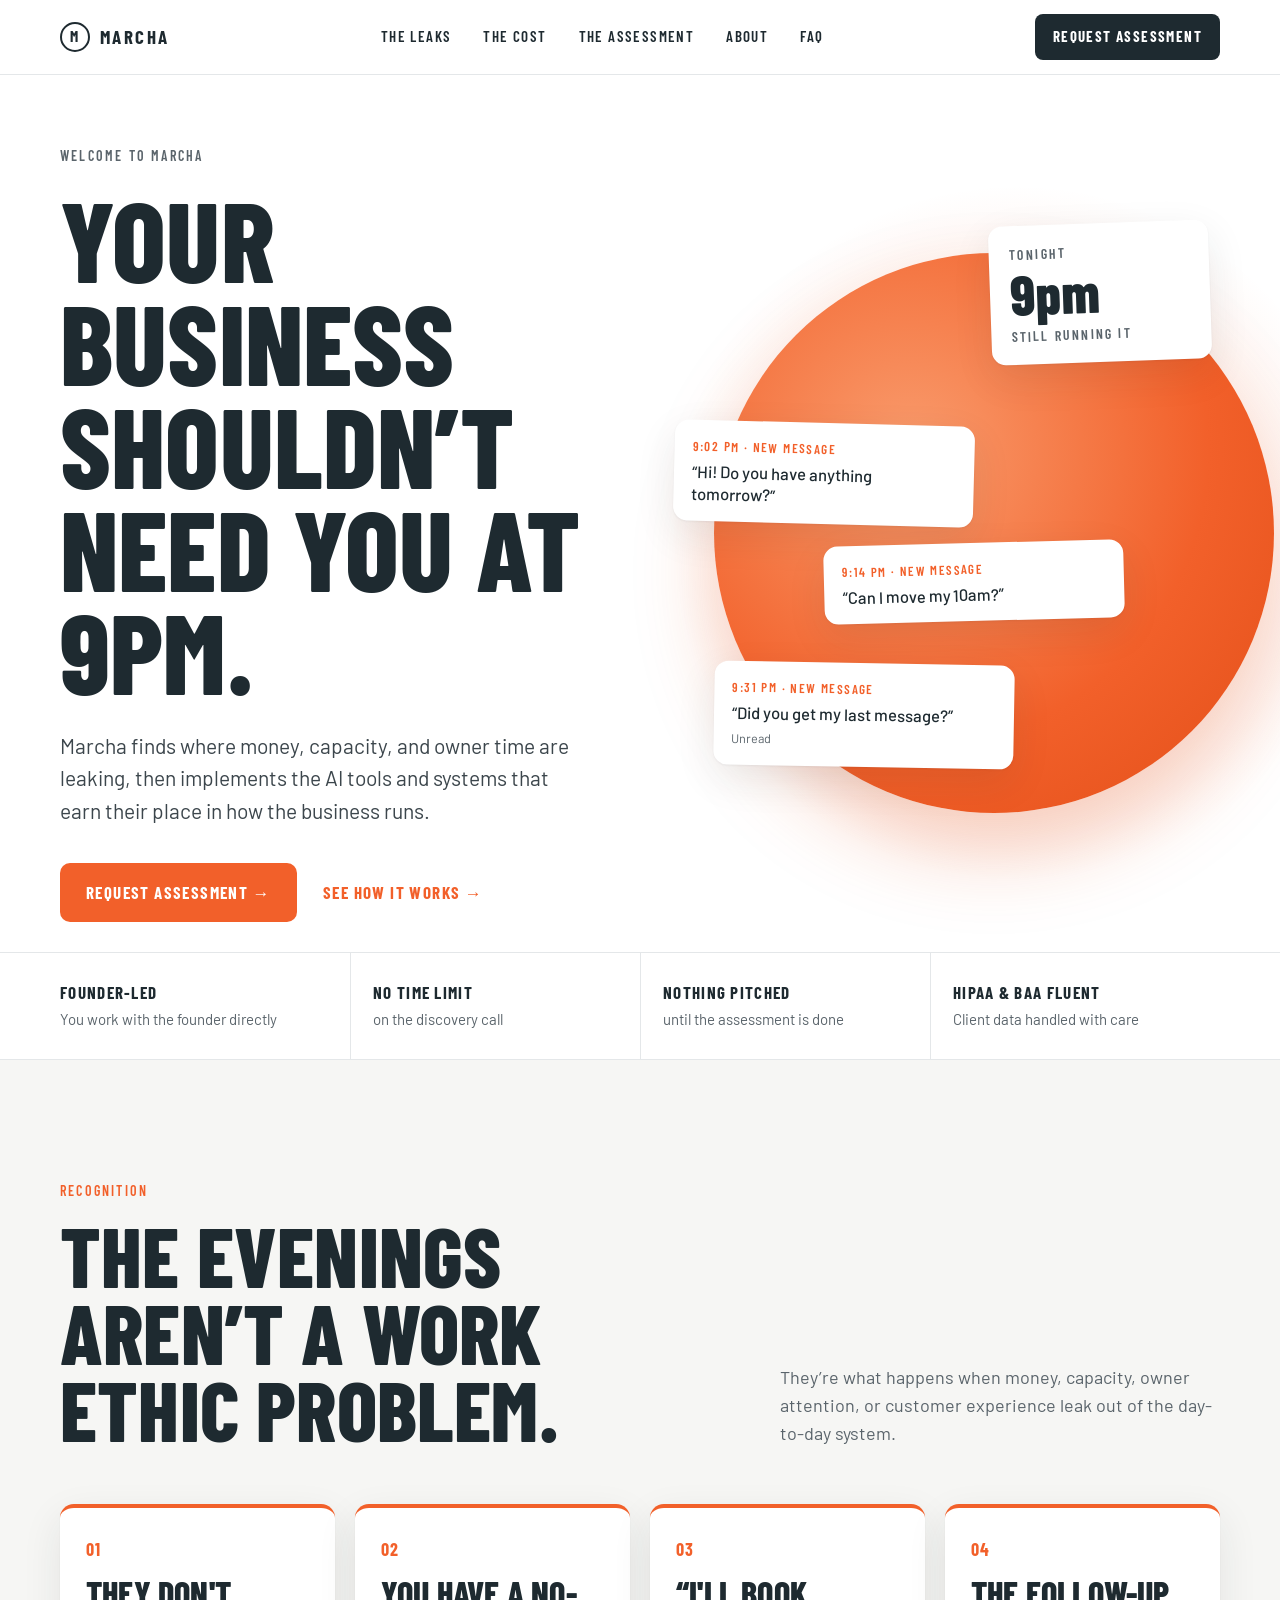
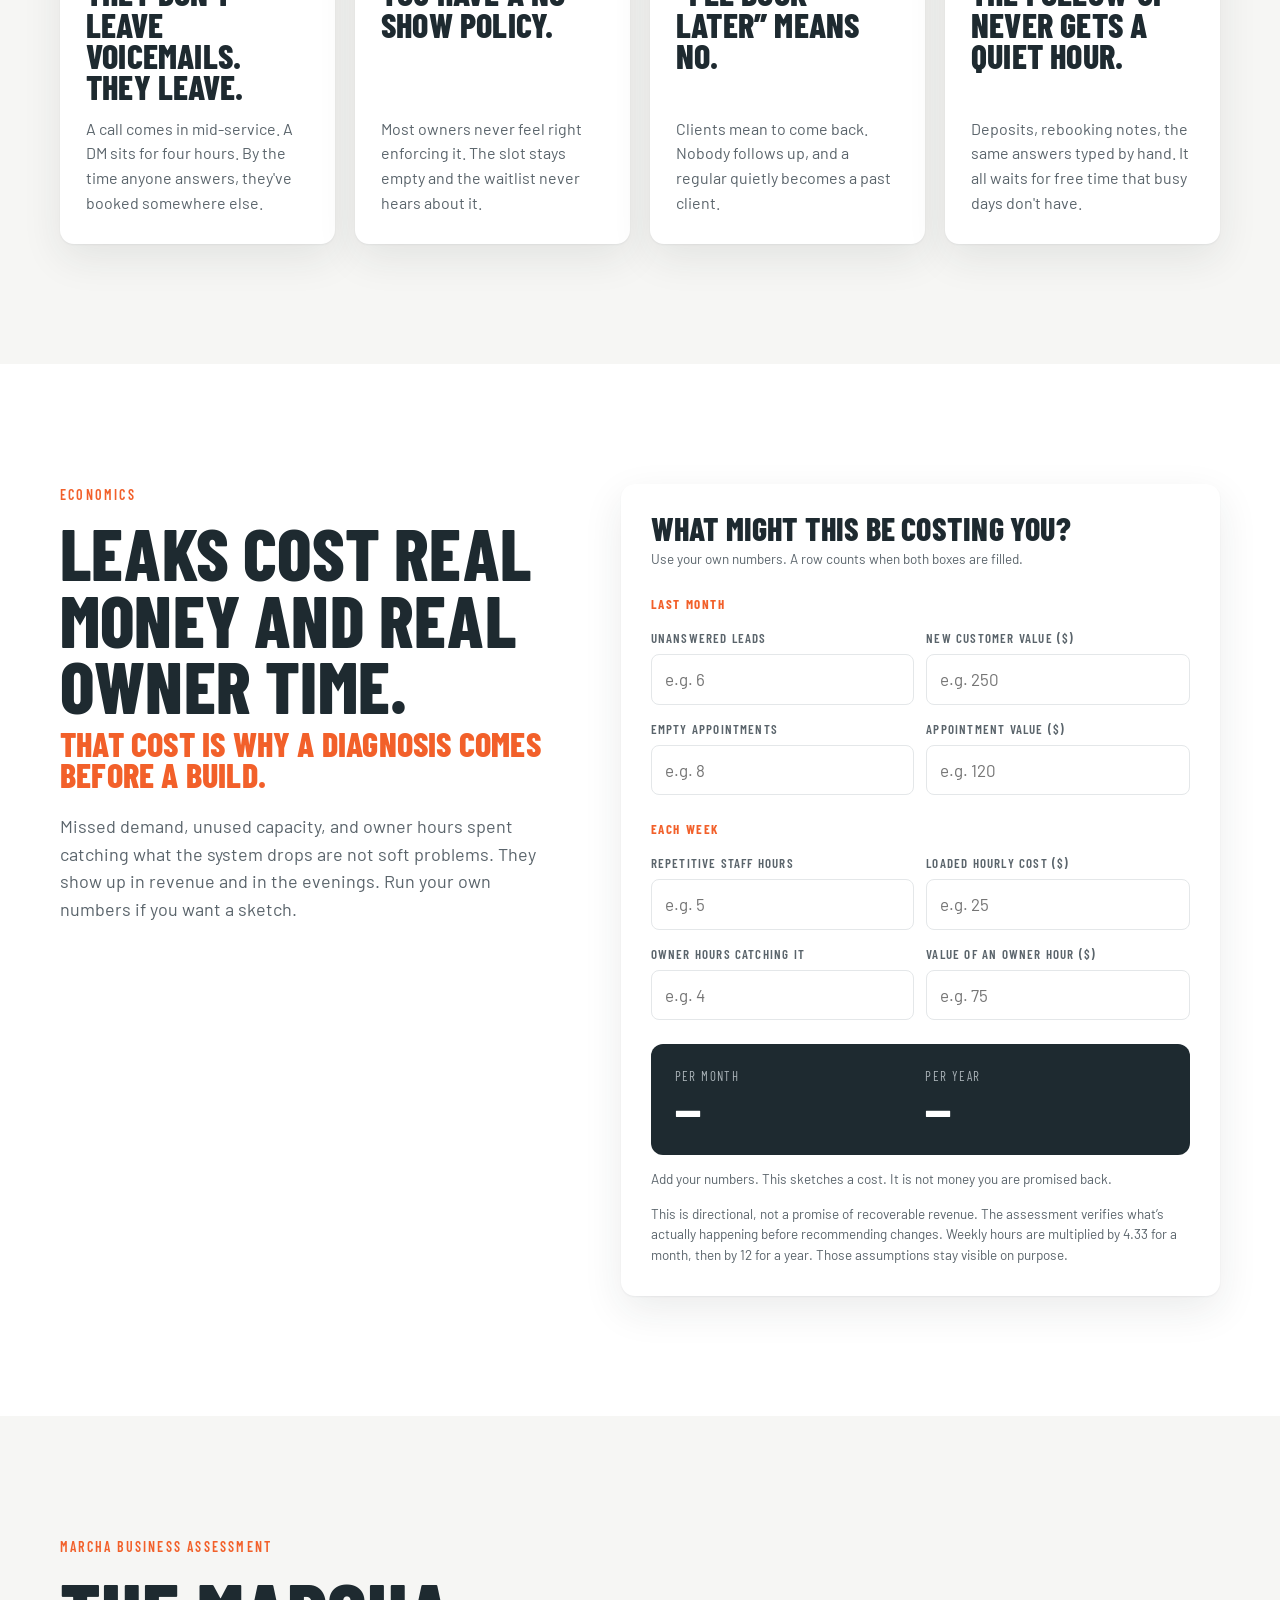
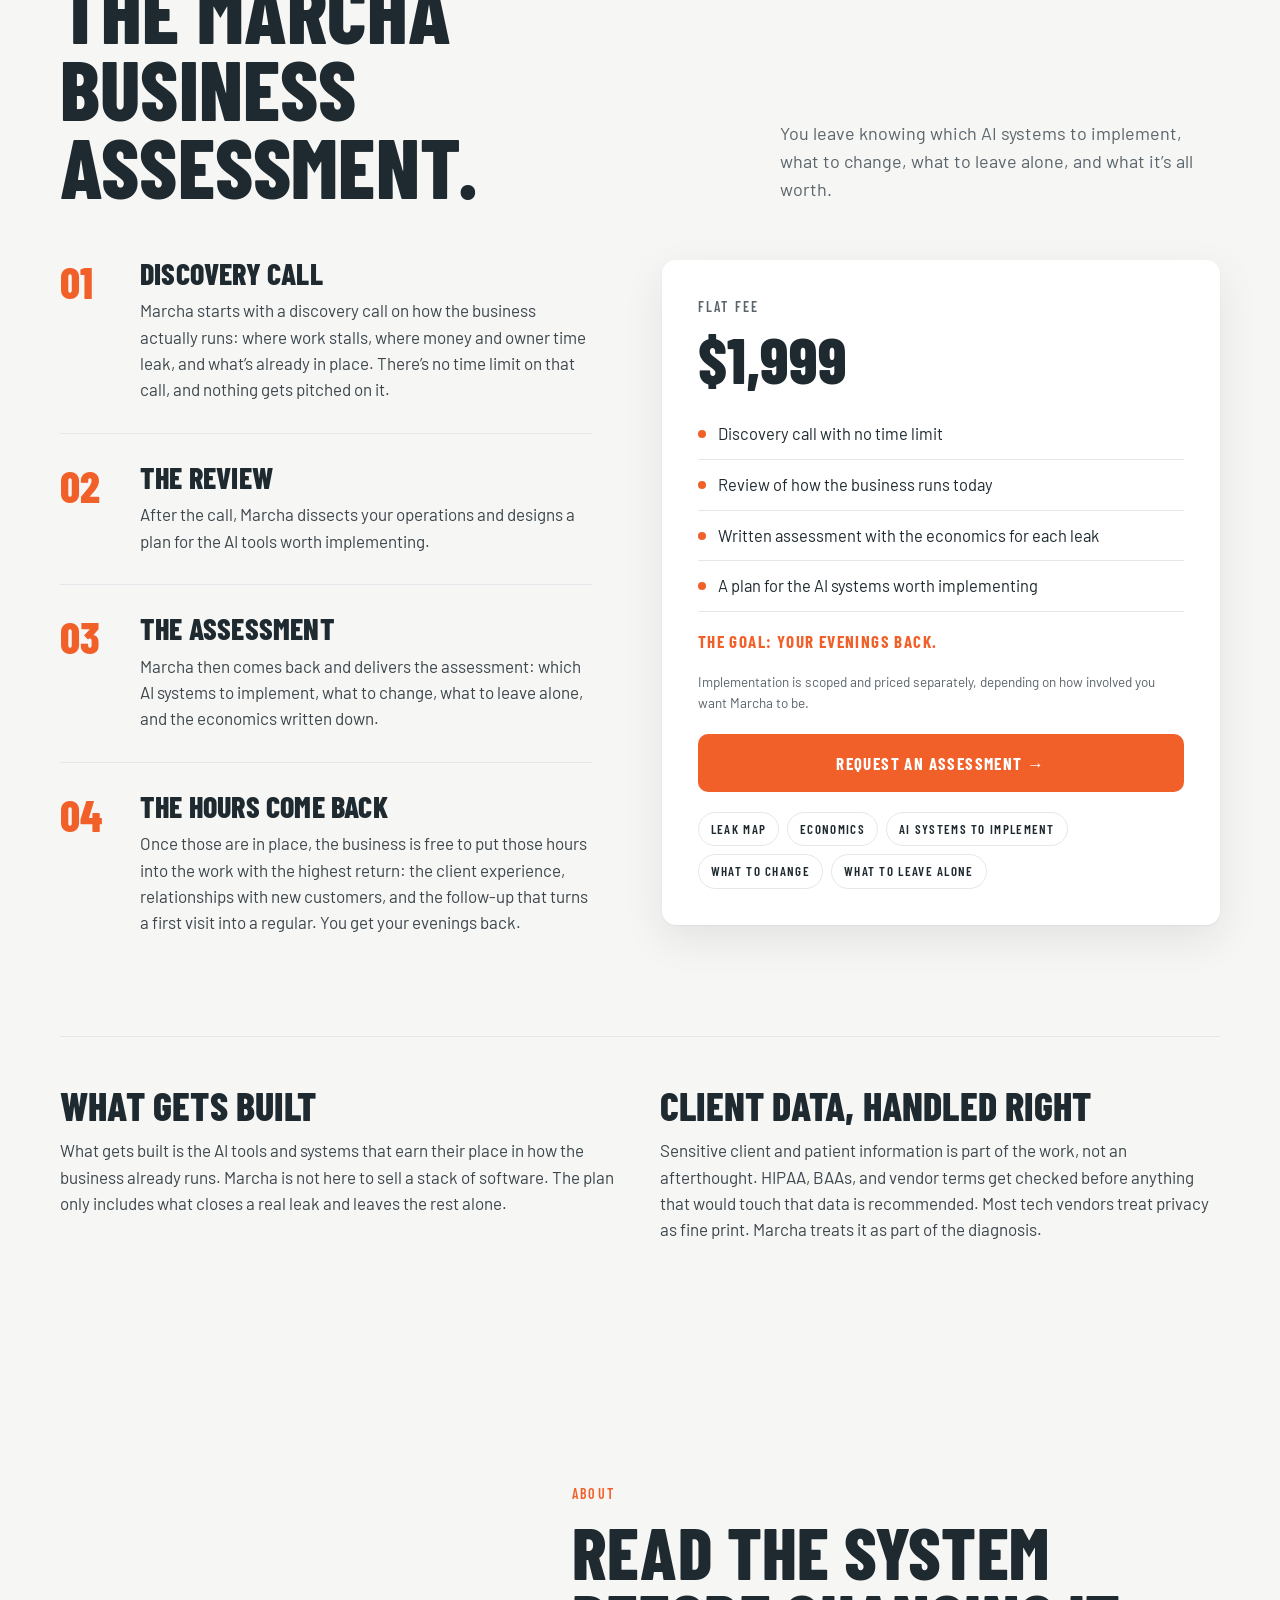
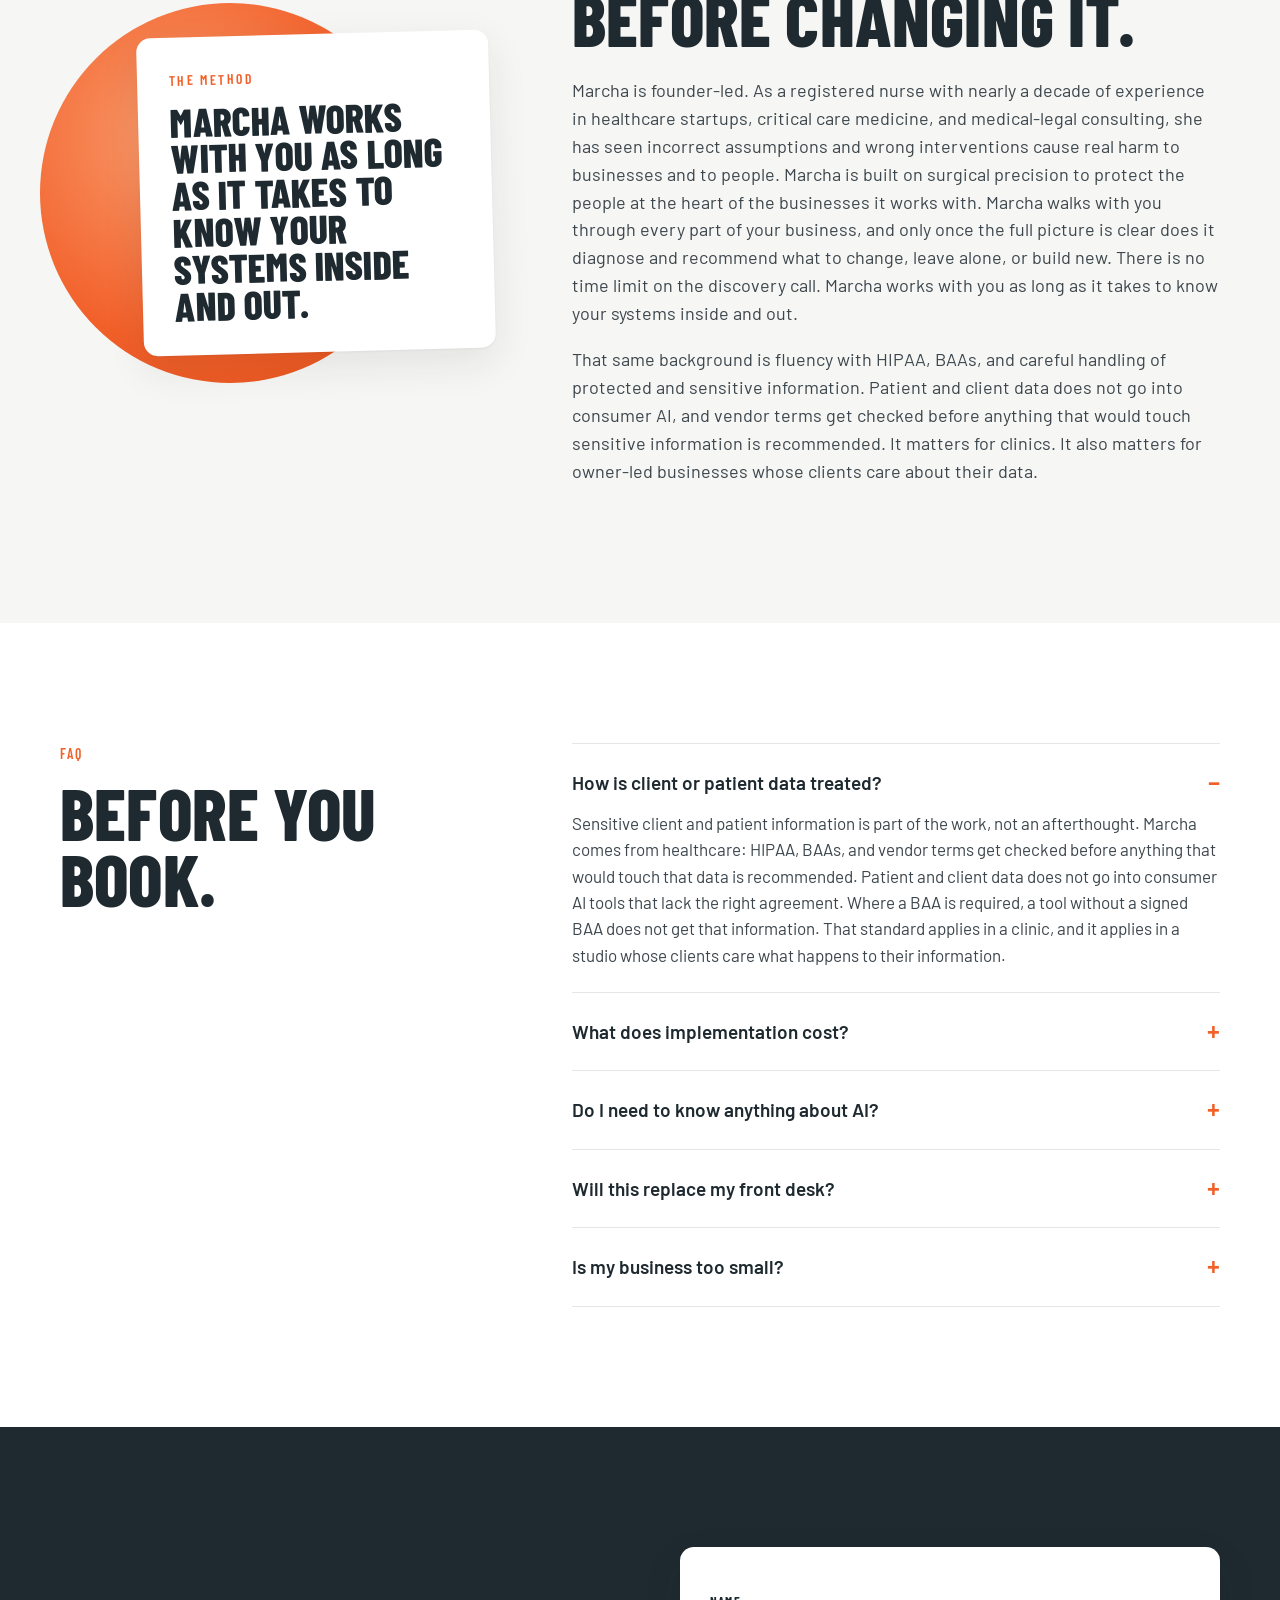
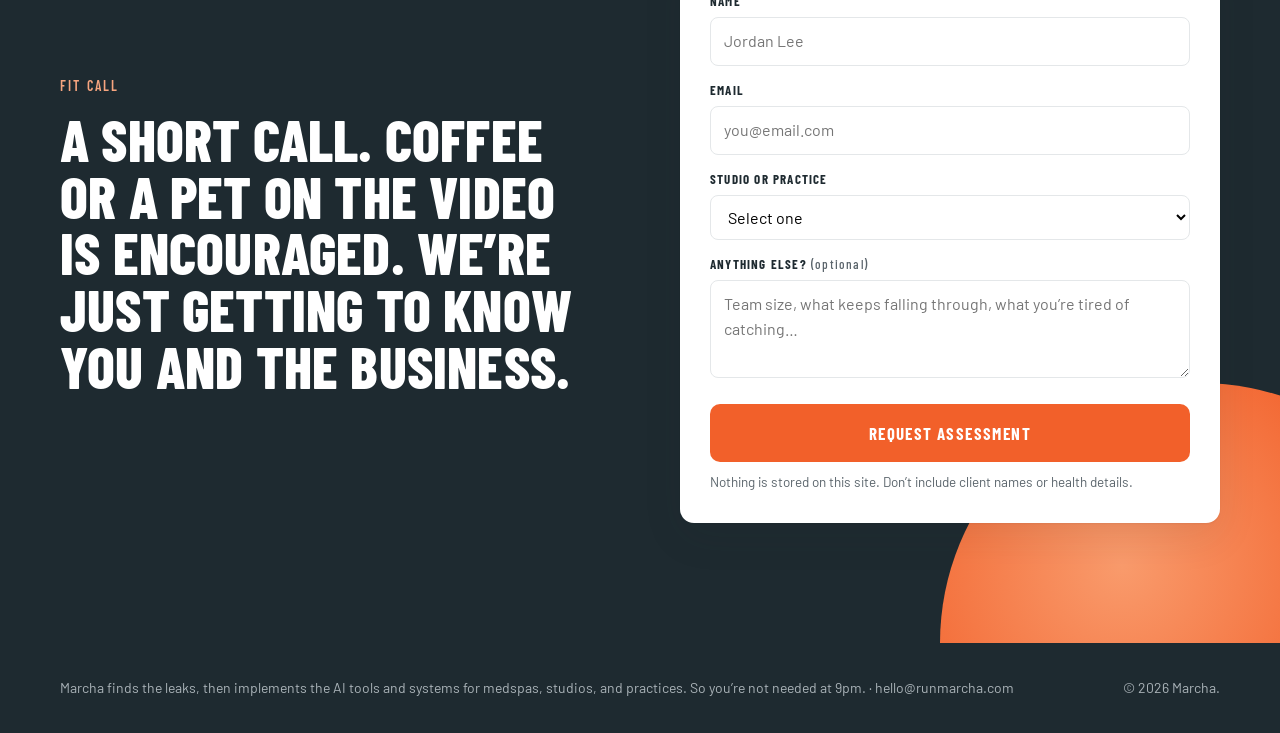
<file: index.html>
<!doctype html>
<html lang="en"><head><meta charset="utf-8">
<meta name="viewport" content="width=device-width,initial-scale=1">
<title>Marcha</title>
<link href="https://fonts.googleapis.com/css2?family=Barlow+Condensed:wght@500;600;700;800&family=Barlow:wght@400;500;600&display=swap" rel="stylesheet">
<style>
:root{--or:#F2602A;--or2:#F7A57F;--orbg:#FDF1EB;--ink:#1E2A30;--mut:#5A646B;--line:#E4E7E9;--bg:#F6F6F4;--card:#fff}
*{box-sizing:border-box;margin:0;padding:0}
html{scroll-behavior:smooth}
body{font-family:Barlow,system-ui,sans-serif;color:var(--ink);background:#fff;font-size:18px;line-height:1.55}
a{color:inherit;text-decoration:none}
.wrap{max-width:1240px;margin:0 auto;padding:0 40px}
.h{font-family:"Barlow Condensed",sans-serif;text-transform:uppercase;font-weight:800;line-height:.92;letter-spacing:.2px}
.eyebrow{font-family:"Barlow Condensed";text-transform:uppercase;font-weight:600;letter-spacing:2.2px;font-size:14px;color:var(--mut)}
.eyebrow.or{color:var(--or)}
.card{background:var(--card);border-radius:14px;box-shadow:0 14px 40px rgba(30,42,48,.09),0 1px 2px rgba(30,42,48,.06)}
.btn{display:inline-flex;align-items:center;gap:10px;font-family:"Barlow Condensed";text-transform:uppercase;font-weight:700;letter-spacing:1.4px;font-size:17px;padding:16px 26px;border-radius:10px}
.btn.p{background:var(--or);color:#fff}
.btn.t{color:var(--or);padding-left:0;padding-right:0}
section{position:relative;overflow:hidden}
.pad{padding:120px 0}
.muted{color:var(--mut)}
/* nav */
nav{position:sticky;top:0;z-index:20;background:rgba(255,255,255,.94);backdrop-filter:blur(8px);border-bottom:1px solid var(--line)}
nav .wrap{display:flex;align-items:center;justify-content:space-between;height:74px}
.logo{display:flex;align-items:center;gap:10px;font-family:"Barlow Condensed";font-weight:700;letter-spacing:2.4px;font-size:19px}
.logo i{width:30px;height:30px;border:2px solid var(--ink);border-radius:50%;display:grid;place-items:center;font-style:normal;font-size:15px}
.links{display:flex;gap:32px}
.links a{font-family:"Barlow Condensed";font-weight:600;letter-spacing:1.4px;font-size:15px;text-transform:uppercase}
.navcta{font-family:"Barlow Condensed";font-weight:700;letter-spacing:1.4px;font-size:15px;text-transform:uppercase;color:#fff;background:var(--ink);padding:11px 18px;border-radius:8px}
/* hero */
.hero{padding:70px 0 0}
.hero .hg{display:grid;grid-template-columns:1.05fr 1fr;gap:40px;align-items:center;min-height:720px}
.hero h1{font-size:112px;margin:20px 0 28px}
.hero p.lede{font-size:21px;max-width:520px;color:#3c464c}
.hero .ctas{display:flex;gap:26px;align-items:center;margin-top:36px}
.orb{position:relative;height:640px}
.orb .halo{position:absolute;inset:-40px -140px -40px 0;border-radius:50%;background:radial-gradient(circle,rgba(242,96,42,.13),rgba(242,96,42,.04) 60%,transparent 70%)}
.orb .ball{position:absolute;width:560px;height:560px;left:40px;top:40px;border-radius:50%;background:radial-gradient(circle at 35% 35%,#F99B6C,#F2602A 58%,#E24E17);box-shadow:0 40px 80px rgba(226,78,23,.25)}
.msg{position:absolute;width:300px;padding:16px 18px}
.msg .t{font-family:"Barlow Condensed";font-weight:600;letter-spacing:1.4px;font-size:13px;color:var(--or);text-transform:uppercase}
.msg .b{font-weight:500;font-size:16.5px;margin-top:4px;line-height:1.35}
.msg .s{font-size:12.5px;color:var(--mut);margin-top:6px}
.tonight{position:absolute;right:10px;top:10px;width:220px;padding:18px 20px;transform:rotate(-2deg)}
.tonight .n{font-family:"Barlow Condensed";font-weight:800;font-size:56px;line-height:1}
.trust{border-top:1px solid var(--line);border-bottom:1px solid var(--line);margin-top:30px}
.trust .wrap{display:grid;grid-template-columns:repeat(4,1fr)}
.trust .wrap>div{padding:26px 0 26px 22px;border-left:1px solid var(--line)}
.trust .wrap>div:first-child{border-left:0;padding-left:0}
.trust b{display:block;font-family:"Barlow Condensed";text-transform:uppercase;letter-spacing:1.3px;font-size:17px}
.trust span{font-size:15px;color:var(--mut)}
/* problem */
.problem{background:var(--bg)}
.sechead{display:grid;grid-template-columns:1.2fr .8fr;gap:60px;align-items:end;margin-bottom:56px}
.sechead h2{font-size:84px;margin-top:14px}
.leaks{display:grid;grid-template-columns:repeat(4,1fr);gap:20px}
.leak{padding:28px 26px;min-height:300px;display:flex;flex-direction:column;border-top:4px solid var(--or)}
.leak .num{font-family:"Barlow Condensed";font-weight:700;color:var(--or);letter-spacing:1.4px}
.leak h3{font-size:34px;margin:14px 0 14px}
.leak p{font-size:16px;color:var(--mut);margin-top:auto}
.kicker{margin-top:56px;display:flex;justify-content:space-between;align-items:center;gap:40px;border-top:1px solid #d9dcdf;padding-top:36px}
.kicker .h{font-size:46px}
/* how */
.steps{display:grid;grid-template-columns:1fr 1.05fr;gap:70px;align-items:start}
.step{display:grid;grid-template-columns:70px 1fr;gap:10px;padding:30px 0;border-top:1px solid var(--line)}
.step:first-child{border-top:0;padding-top:0}
.step .n{font-family:"Barlow Condensed";font-weight:800;font-size:44px;color:var(--or);line-height:1}
.step h3{font-size:30px;margin-bottom:10px}
.step p{font-size:17px;color:#3c464c}
.chips{display:flex;flex-wrap:wrap;gap:8px;margin-top:20px}
.chip{font-family:"Barlow Condensed";font-weight:600;letter-spacing:1.3px;text-transform:uppercase;font-size:13px;border:1.5px solid var(--line);border-radius:20px;padding:6px 12px}
/* hours */
.hours{background:var(--ink);color:#fff}
.hours .wrap{display:grid;grid-template-columns:1fr 1fr;gap:80px;align-items:center}
.hours h2{font-size:84px}
.hours p{font-size:20px;color:#D5DADD}
.hours .eve{margin-top:26px;font-family:"Barlow Condensed";font-weight:700;letter-spacing:1.5px;text-transform:uppercase;color:var(--or2);font-size:20px}
/* offer */
.offer .wrap{display:grid;grid-template-columns:1.1fr .9fr;gap:70px;align-items:center}
.offer h2{font-size:84px;margin:14px 0 24px}
.price{padding:36px}
.price .amt{font-family:"Barlow Condensed";font-weight:800;font-size:64px;line-height:1;margin:10px 0 6px}
.price li{list-style:none;padding:12px 0;border-bottom:1px solid var(--line);font-size:16.5px;display:flex;gap:12px}
.price li:before{content:"";flex:0 0 8px;height:8px;border-radius:50%;background:var(--or);margin-top:9px}
/* about */
.about{background:var(--bg)}
.about .wrap{display:grid;grid-template-columns:.8fr 1.2fr;gap:80px;align-items:center}
.photo{aspect-ratio:4/5;border-radius:16px;background:linear-gradient(160deg,#EDE7E2,#DCD3CC);display:grid;place-items:center;color:#8C8078;font-family:"Barlow Condensed";letter-spacing:2px;text-transform:uppercase;position:relative}
.photo:after{content:"";position:absolute;width:140px;height:140px;border-radius:50%;background:var(--or);right:-40px;bottom:-40px;z-index:-1}
.about h2{font-size:72px;margin:14px 0 26px}
.about p{font-size:18px;color:#3c464c;margin-bottom:18px}
.pull{position:relative;min-height:420px;display:flex;align-items:center}
.ball2{position:absolute;width:380px;height:380px;border-radius:50%;left:-20px;top:20px;background:radial-gradient(circle at 35% 35%,#F99B6C,#F2602A 58%,#E24E17)}
.q{position:relative;padding:32px;margin-left:80px;max-width:400px;transform:rotate(-1.5deg)}
/* faq */
.faq .wrap{display:grid;grid-template-columns:.8fr 1.2fr;gap:80px}
.faq h2{font-size:72px;margin-top:14px}
details{border-top:1px solid var(--line);padding:24px 0}
details:last-child{border-bottom:1px solid var(--line)}
summary{list-style:none;cursor:pointer;display:flex;justify-content:space-between;font-weight:600;font-size:19px}
summary:after{content:"+";color:var(--or);font-size:26px;line-height:1}
details[open] summary:after{content:"–"}
details p{margin-top:12px;color:#3c464c;font-size:17px}
/* final */
.final{background:var(--or);color:#fff;text-align:center}
.final h2{font-size:100px}
.final p{font-size:20px;margin:22px auto 34px;max-width:560px;color:#FFE7DC}
.final .btn{background:#fff;color:var(--ink)}
footer{background:var(--ink);color:#AAB3B8;font-size:14px}
footer .wrap{display:flex;justify-content:space-between;padding:34px 40px}
@media (max-width:900px){
 .wrap{padding:0 20px}
 .links{display:none}
 .hero .hg,.steps,.hours .wrap,.offer .wrap,.about .wrap,.faq .wrap,.sechead{grid-template-columns:1fr}
 .hero h1{font-size:64px}
 .orb{height:430px}
 .orb .ball{width:360px;height:360px;left:0;top:40px}
 .orb{height:560px;margin-top:10px}
 .msg{width:250px}
 .m1{left:0!important;top:190px!important}
 .m2{left:auto!important;right:0;top:300px!important}
 .m3{left:10px!important;top:420px!important}
 .tonight{right:0;top:0}
 .leak{min-height:0}
 .leak p{margin-top:0}
 .hero .ctas{flex-direction:column;align-items:flex-start;gap:14px}
 .navcta{font-size:13px;padding:9px 12px}
 body{overflow-x:hidden}
 .trust .wrap{grid-template-columns:1fr 1fr}
 .trust .wrap>div{border-left:0;padding-left:0}
 .leaks{grid-template-columns:1fr}
 .sechead h2,.hours h2,.offer h2{font-size:56px}
 .about h2,.faq h2{font-size:52px}
 .pull{min-height:320px}
 .ball2{width:260px;height:260px}
 .q{margin-left:30px}
 .final h2{font-size:60px}
 .pad{padding:80px 0}
 .kicker{flex-direction:column;align-items:flex-start}
}

/* calculator */
.cost .wrap{display:grid;grid-template-columns:.9fr 1.1fr;gap:70px;align-items:start}
.cost h2{font-size:72px;margin:14px 0 10px}
.cost h3.sub{font-size:34px;color:var(--or);margin-bottom:22px}
.calc{padding:30px}
.calc .row{display:grid;grid-template-columns:1fr 1fr;gap:12px;margin-top:14px;align-items:end}
.calc label{display:block;font-family:"Barlow Condensed";text-transform:uppercase;letter-spacing:1.2px;font-size:13px;color:var(--mut);font-weight:600;margin-bottom:6px}
.calc input{width:100%;font:inherit;font-size:17px;padding:11px 13px;border:1.5px solid var(--line);border-radius:8px;background:#fff;color:var(--ink)}
.calc input:focus{outline:none;border-color:var(--or)}
.calc .grp{font-family:"Barlow Condensed";font-weight:700;letter-spacing:1.6px;text-transform:uppercase;font-size:13px;color:var(--or);margin-top:24px}
.calc .grp:first-of-type{margin-top:6px}
.tot{margin-top:24px;background:var(--ink);color:#fff;border-radius:12px;padding:22px 24px;display:grid;grid-template-columns:1fr 1fr;gap:10px}
.tot .lab{font-family:"Barlow Condensed";text-transform:uppercase;letter-spacing:1.4px;font-size:13px;color:#AAB3B8}
.tot .v{font-family:"Barlow Condensed";font-weight:800;font-size:44px;line-height:1.05}
.fine{font-size:13.5px;color:var(--mut);margin-top:14px}
/* fit call */
.fit{background:var(--ink);color:#fff}
.fit .wrap{display:grid;grid-template-columns:1fr 1fr;gap:80px;align-items:center}
.fit h2{font-size:58px;line-height:.98}
.form{padding:30px;color:var(--ink);position:relative;z-index:2}
.form label{display:block;font-family:"Barlow Condensed";text-transform:uppercase;letter-spacing:1.2px;font-size:13px;font-weight:700;margin:14px 0 6px}
.form input,.form select,.form textarea{width:100%;font:inherit;font-size:16px;padding:11px 13px;border:1.5px solid var(--line);border-radius:8px;background:#fff}
.fit .ball3{position:absolute;width:520px;height:520px;border-radius:50%;right:-180px;bottom:-260px;background:radial-gradient(circle at 35% 35%,#F99B6C,#F2602A 58%,#E24E17)}
.built{display:grid;grid-template-columns:1fr 1fr;gap:40px;margin-top:70px;padding-top:50px;border-top:1px solid var(--line)}
.built h3{font-size:40px;margin-bottom:14px}
.built p{font-size:17px;color:#3c464c}
@media (max-width:900px){.cost .wrap,.fit .wrap,.built{grid-template-columns:1fr}.cost h2{font-size:52px}.fit h2{font-size:44px}.tot .v{font-size:34px}}
</style></head><body>

<nav><div class="wrap">
 <a class="logo" href="#"><i>M</i>MARCHA</a>
 <div class="links"><a href="#leaks">The leaks</a><a href="#cost">The cost</a><a href="#assessment">The assessment</a><a href="#about">About</a><a href="#faq">FAQ</a></div>
 <a class="navcta" href="#book">Request assessment</a>
</div></nav>

<!-- HERO -->
<section class="hero" id="top">
 <div class="wrap hg">
  <div>
   <div class="eyebrow">Welcome to Marcha</div>
   <h1 class="h">Your business shouldn’t need you at 9pm.</h1>
   <p class="lede">Marcha finds where money, capacity, and owner time are leaking, then implements the AI tools and systems that earn their place in how the business runs.</p>
   <div class="ctas"><a class="btn p" href="#book">Request assessment →</a><a class="btn t" href="#leaks">See how it works →</a></div>
  </div>
  <div class="orb">
   <div class="halo"></div><div class="ball"></div>
   <div class="card tonight"><div class="eyebrow">Tonight</div><div class="n">9pm</div><div class="eyebrow" style="margin-top:4px">Still running it</div></div>
   <div class="card msg m1" style="left:0;top:210px;transform:rotate(1.5deg)"><div class="t">9:02 PM · New message</div><div class="b">“Hi! Do you have anything tomorrow?”</div></div>
   <div class="card msg m2" style="left:150px;top:330px;transform:rotate(-1.5deg)"><div class="t">9:14 PM · New message</div><div class="b">“Can I move my 10am?”</div></div>
   <div class="card msg m3" style="left:40px;top:450px;transform:rotate(1deg)"><div class="t">9:31 PM · New message</div><div class="b">“Did you get my last message?”</div><div class="s">Unread</div></div>
  </div>
 </div>
 <div class="trust"><div class="wrap">
  <div><b>Founder-led</b><span>You work with the founder directly</span></div>
  <div><b>No time limit</b><span>on the discovery call</span></div>
  <div><b>Nothing pitched</b><span>until the assessment is done</span></div>
  <div><b>HIPAA &amp; BAA fluent</b><span>Client data handled with care</span></div>
 </div></div>
</section>

<!-- RECOGNITION -->
<section class="problem pad" id="leaks"><div class="wrap">
 <div class="sechead">
  <div><div class="eyebrow or">Recognition</div><h2 class="h">The evenings aren’t a work ethic problem.</h2></div>
  <p class="muted">They’re what happens when money, capacity, owner attention, or customer experience leak out of the day-to-day system.</p>
 </div>
 <div class="leaks">
  <div class="card leak"><span class="num">01</span><h3 class="h">They don't leave voicemails. They leave.</h3><p>A call comes in mid-service. A DM sits for four hours. By the time anyone answers, they've booked somewhere else.</p></div>
  <div class="card leak"><span class="num">02</span><h3 class="h">You have a no-show policy.</h3><p>Most owners never feel right enforcing it. The slot stays empty and the waitlist never hears about it.</p></div>
  <div class="card leak"><span class="num">03</span><h3 class="h">“I'll book later” means no.</h3><p>Clients mean to come back. Nobody follows up, and a regular quietly becomes a past client.</p></div>
  <div class="card leak"><span class="num">04</span><h3 class="h">The follow-up never gets a quiet hour.</h3><p>Deposits, rebooking notes, the same answers typed by hand. It all waits for free time that busy days don't have.</p></div>
 </div>
</div></section>

<!-- COST -->
<section class="cost pad" id="cost"><div class="wrap">
 <div>
  <div class="eyebrow or">Economics</div>
  <h2 class="h">Leaks cost real money and real owner time.</h2>
  <h3 class="h sub">That cost is why a diagnosis comes before a build.</h3>
  <p class="muted">Missed demand, unused capacity, and owner hours spent catching what the system drops are not soft problems. They show up in revenue and in the evenings. Run your own numbers if you want a sketch.</p>
 </div>
 <div class="card calc">
  <div class="h" style="font-size:32px">What might this be costing you?</div>
  <p class="fine" style="margin-top:6px">Use your own numbers. A row counts when both boxes are filled.</p>
  <div class="grp">Last month</div>
  <div class="row"><div><label for="a1">Unanswered leads</label><input id="a1" inputmode="decimal" placeholder="e.g. 6"></div><div><label for="a2">New customer value ($)</label><input id="a2" inputmode="decimal" placeholder="e.g. 250"></div></div>
  <div class="row"><div><label for="b1">Empty appointments</label><input id="b1" inputmode="decimal" placeholder="e.g. 8"></div><div><label for="b2">Appointment value ($)</label><input id="b2" inputmode="decimal" placeholder="e.g. 120"></div></div>
  <div class="grp">Each week</div>
  <div class="row"><div><label for="c1">Repetitive staff hours</label><input id="c1" inputmode="decimal" placeholder="e.g. 5"></div><div><label for="c2">Loaded hourly cost ($)</label><input id="c2" inputmode="decimal" placeholder="e.g. 25"></div></div>
  <div class="row"><div><label for="d1">Owner hours catching it</label><input id="d1" inputmode="decimal" placeholder="e.g. 4"></div><div><label for="d2">Value of an owner hour ($)</label><input id="d2" inputmode="decimal" placeholder="e.g. 75"></div></div>
  <div class="tot"><div><div class="lab">Per month</div><div class="v" id="pm">—</div></div><div><div class="lab">Per year</div><div class="v" id="py">—</div></div></div>
  <p class="fine" id="note">Add your numbers. This sketches a cost. It is not money you are promised back.</p>
  <p class="fine">This is directional, not a promise of recoverable revenue. The assessment verifies what’s actually happening before recommending changes. Weekly hours are multiplied by 4.33 for a month, then by 12 for a year. Those assumptions stay visible on purpose.</p>
 </div>
</div></section>

<!-- ASSESSMENT -->
<section class="pad" id="assessment" style="background:var(--bg)"><div class="wrap">
 <div class="sechead">
  <div><div class="eyebrow or">Marcha Business Assessment</div><h2 class="h">The Marcha Business Assessment.</h2></div>
  <p class="muted">You leave knowing which AI systems to implement, what to change, what to leave alone, and what it’s all worth.</p>
 </div>
 <div class="steps">
  <div>
   <div class="step"><div class="n">01</div><div><h3 class="h">Discovery call</h3><p>Marcha starts with a discovery call on how the business actually runs: where work stalls, where money and owner time leak, and what’s already in place. There’s no time limit on that call, and nothing gets pitched on it.</p></div></div>
   <div class="step"><div class="n">02</div><div><h3 class="h">The review</h3><p>After the call, Marcha dissects your operations and designs a plan for the AI tools worth implementing.</p></div></div>
   <div class="step"><div class="n">03</div><div><h3 class="h">The assessment</h3><p>Marcha then comes back and delivers the assessment: which AI systems to implement, what to change, what to leave alone, and the economics written down.</p></div></div>
   <div class="step"><div class="n">04</div><div><h3 class="h">The hours come back</h3><p>Once those are in place, the business is free to put those hours into the work with the highest return: the client experience, relationships with new customers, and the follow-up that turns a first visit into a regular. You get your evenings back.</p></div></div>
  </div>
  <div class="card price" id="book" style="position:sticky;top:110px">
   <div class="eyebrow">Flat fee</div>
   <div class="amt">$1,999</div>
   <ul style="margin:18px 0 20px">
    <li>Discovery call with no time limit</li>
    <li>Review of how the business runs today</li>
    <li>Written assessment with the economics for each leak</li>
    <li>A plan for the AI systems worth implementing</li>
   </ul>
   <div style="margin:-4px 0 18px;font-family:'Barlow Condensed';font-weight:700;letter-spacing:1.4px;text-transform:uppercase;font-size:17px;color:var(--or)">The goal: your evenings back.</div>
   <p class="fine" style="margin:0 0 20px">Implementation is scoped and priced separately, depending on how involved you want Marcha to be.</p>
   <a class="btn p" href="#fit" style="width:100%;justify-content:center">Request an assessment →</a>
   <div class="chips"><span class="chip">Leak map</span><span class="chip">Economics</span><span class="chip">AI systems to implement</span><span class="chip">What to change</span><span class="chip">What to leave alone</span></div>
  </div>
 </div>
 <div class="built">
  <div><h3 class="h">What gets built</h3><p>What gets built is the AI tools and systems that earn their place in how the business already runs. Marcha is not here to sell a stack of software. The plan only includes what closes a real leak and leaves the rest alone.</p></div>
  <div><h3 class="h">Client data, handled right</h3><p>Sensitive client and patient information is part of the work, not an afterthought. HIPAA, BAAs, and vendor terms get checked before anything that would touch that data is recommended. Most tech vendors treat privacy as fine print. Marcha treats it as part of the diagnosis.</p></div>
 </div>
</div></section>

<!-- ABOUT -->
<section class="about pad" id="about"><div class="wrap">
 <div class="pull"><div class="ball2"></div><div class="card q"><div class="eyebrow or">The method</div><div class="h" style="font-size:40px;margin-top:12px">Marcha works with you as long as it takes to know your systems inside and out.</div></div></div>
 <div>
  <div class="eyebrow or">About</div>
  <h2 class="h">Read the system before changing it.</h2>
  <p>Marcha is founder-led. As a registered nurse with nearly a decade of experience in healthcare startups, critical care medicine, and medical-legal consulting, she has seen incorrect assumptions and wrong interventions cause real harm to businesses and to people. Marcha is built on surgical precision to protect the people at the heart of the businesses it works with. Marcha walks with you through every part of your business, and only once the full picture is clear does it diagnose and recommend what to change, leave alone, or build new. There is no time limit on the discovery call. Marcha works with you as long as it takes to know your systems inside and out.</p>
  <p>That same background is fluency with HIPAA, BAAs, and careful handling of protected and sensitive information. Patient and client data does not go into consumer AI, and vendor terms get checked before anything that would touch sensitive information is recommended. It matters for clinics. It also matters for owner-led businesses whose clients care about their data.</p>
 </div>
</div></section>

<!-- FAQ -->
<section class="faq pad" id="faq"><div class="wrap">
 <div><div class="eyebrow or">FAQ</div><h2 class="h">Before you book.</h2></div>
 <div>
  <details open><summary>How is client or patient data treated?</summary><p>Sensitive client and patient information is part of the work, not an afterthought. Marcha comes from healthcare: HIPAA, BAAs, and vendor terms get checked before anything that would touch that data is recommended. Patient and client data does not go into consumer AI tools that lack the right agreement. Where a BAA is required, a tool without a signed BAA does not get that information. That standard applies in a clinic, and it applies in a studio whose clients care what happens to their information.</p></details>
  <details><summary>What does implementation cost?</summary><p>It’s scoped after the assessment and priced before you decide, depending on how involved you want Marcha to be.</p></details>
  <details><summary>Do I need to know anything about AI?</summary><p>No. The assessment is built around how your week actually runs, and every recommendation is explained in plain terms.</p></details>
  <details><summary>Will this replace my front desk?</summary><p>No. The goal is to take repetitive work off your team so they have more time for the clients in front of them.</p></details>
  <details><summary>Is my business too small?</summary><p>Probably not. Smaller teams often feel these leaks the most, because the person answering the phone is also the person doing the work. The best fit is a team of about 2 to 20.</p></details>
 </div>
</div></section>

<!-- FIT CALL -->
<section class="fit pad" id="fit"><div class="ball3"></div><div class="wrap">
 <div><div class="eyebrow" style="color:var(--or2)">Fit call</div><h2 class="h" style="margin-top:14px">A short call. Coffee or a pet on the video is encouraged. We’re just getting to know you and the business.</h2></div>
 <div class="card form">
  <label for="fn">Name</label><input id="fn" placeholder="Jordan Lee">
  <label for="fe">Email</label><input id="fe" type="email" placeholder="you@email.com">
  <label for="fs">Studio or practice</label><select id="fs"><option>Select one</option><option>Medspa / aesthetic</option><option>Pilates / boutique fitness</option><option>Nail / beauty</option><option>Dental</option><option>Wellness / longevity</option><option>Outpatient medical</option><option>Other studio or practice</option></select>
  <label for="fx">Anything else? <span style="text-transform:none;font-weight:500;color:var(--mut)">(optional)</span></label><textarea id="fx" rows="3" placeholder="Team size, what keeps falling through, what you’re tired of catching…"></textarea>
  <!-- GROK: replace href with the scheduling link (Calendly or Cal.com) --><a class="btn p" href="#" style="width:100%;justify-content:center;margin-top:18px">Request assessment</a>
  <p class="fine" style="margin-top:10px">Nothing is stored on this site. Don’t include client names or health details.</p>
 </div>
</div></section>
<footer><div class="wrap"><span>Marcha finds the leaks, then implements the AI tools and systems for medspas, studios, and practices. So you’re not needed at 9pm. · hello@runmarcha.com</span><span>© 2026 Marcha.</span></div></footer>
<script>
function n(id){var v=parseFloat((document.getElementById(id).value||'').replace(/[$,]/g,''));return isFinite(v)&&v>=0?v:null}
function f(x){return '$'+Math.round(x).toLocaleString('en-US')}
function calc(){var m=0,any=false;[['a1','a2',1],['b1','b2',1],['c1','c2',4.33],['d1','d2',4.33]].forEach(function(r){var a=n(r[0]),b=n(r[1]);if(a!==null&&b!==null&&document.getElementById(r[0]).value!==''&&document.getElementById(r[1]).value!==''){m+=a*b*r[2];any=true}});
document.getElementById('pm').textContent=any?f(m):'—';document.getElementById('py').textContent=any?f(m*12):'—';
document.getElementById('note').textContent=any?'A sketch from your numbers. It is not money you are promised back.':'Add your numbers. This sketches a cost. It is not money you are promised back.'}
document.querySelectorAll('.calc input').forEach(function(i){i.addEventListener('input',calc)});
</script>
</body></html>
</file>
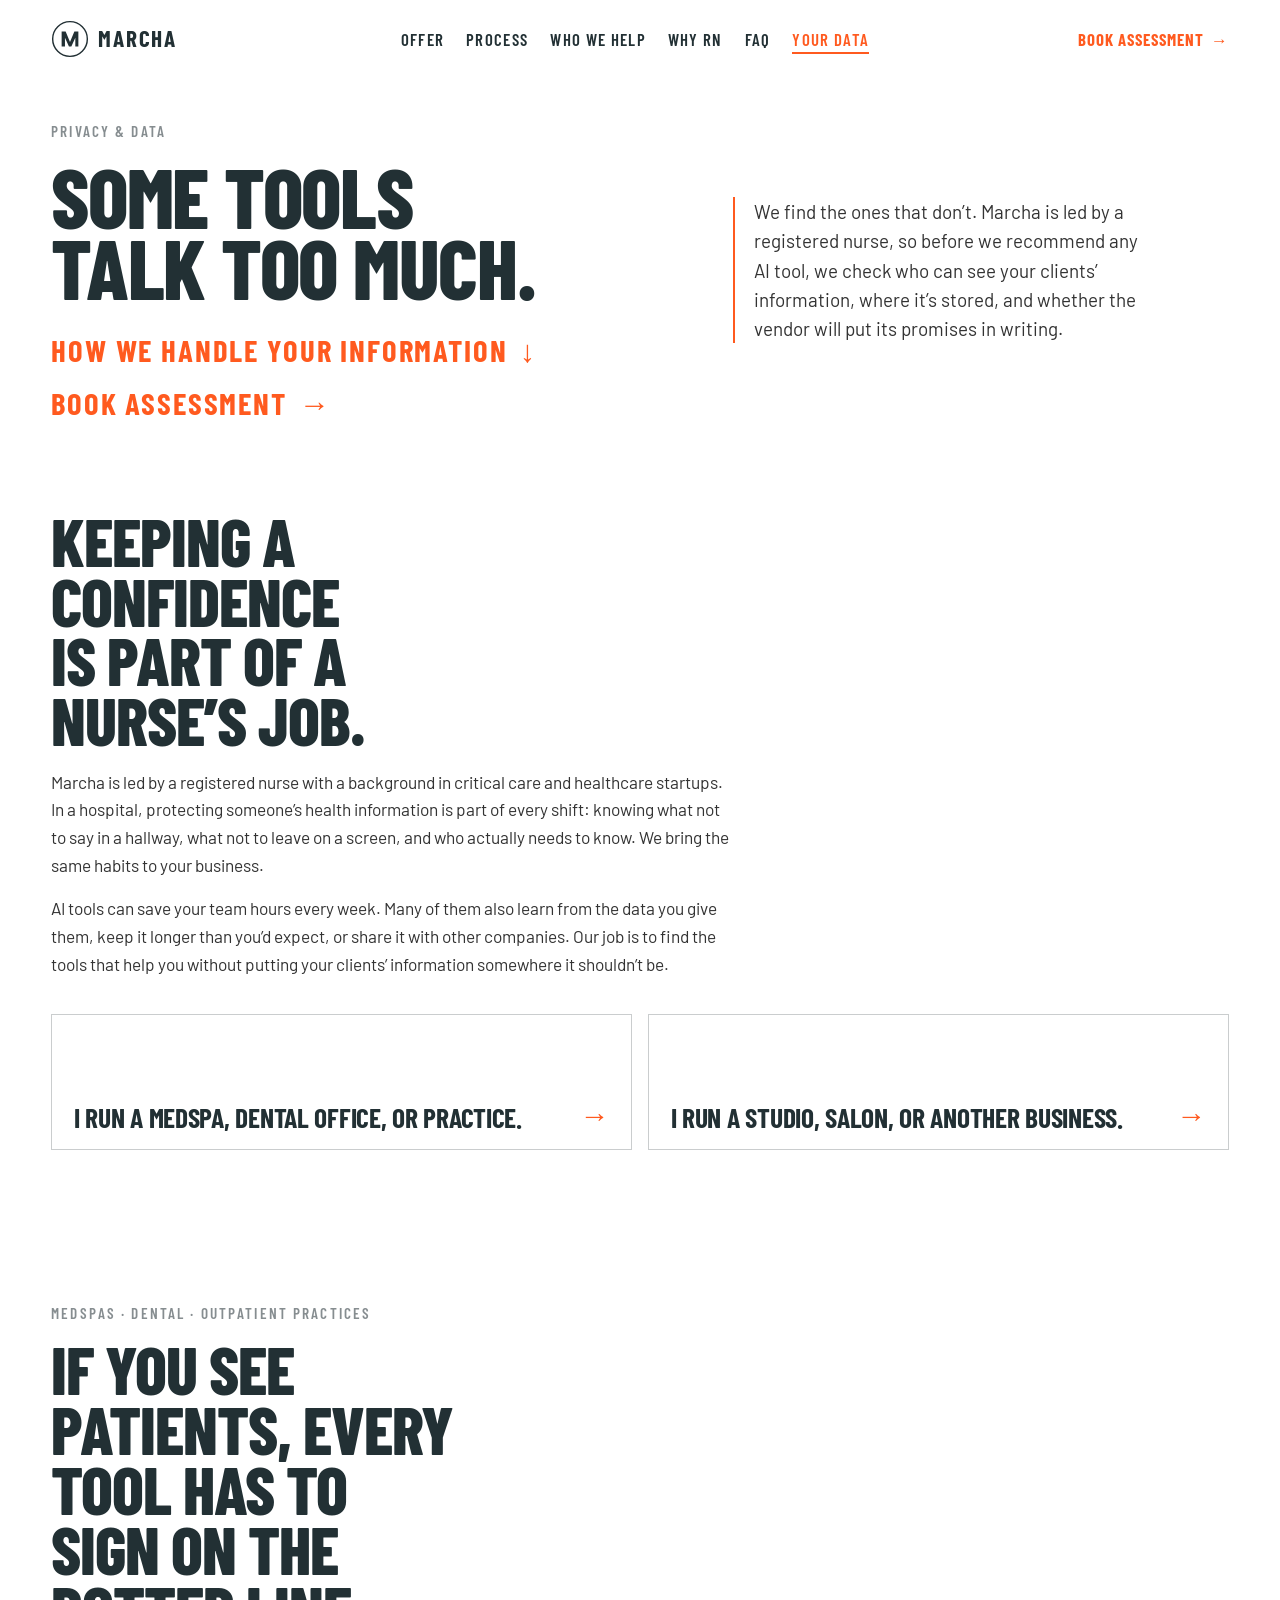
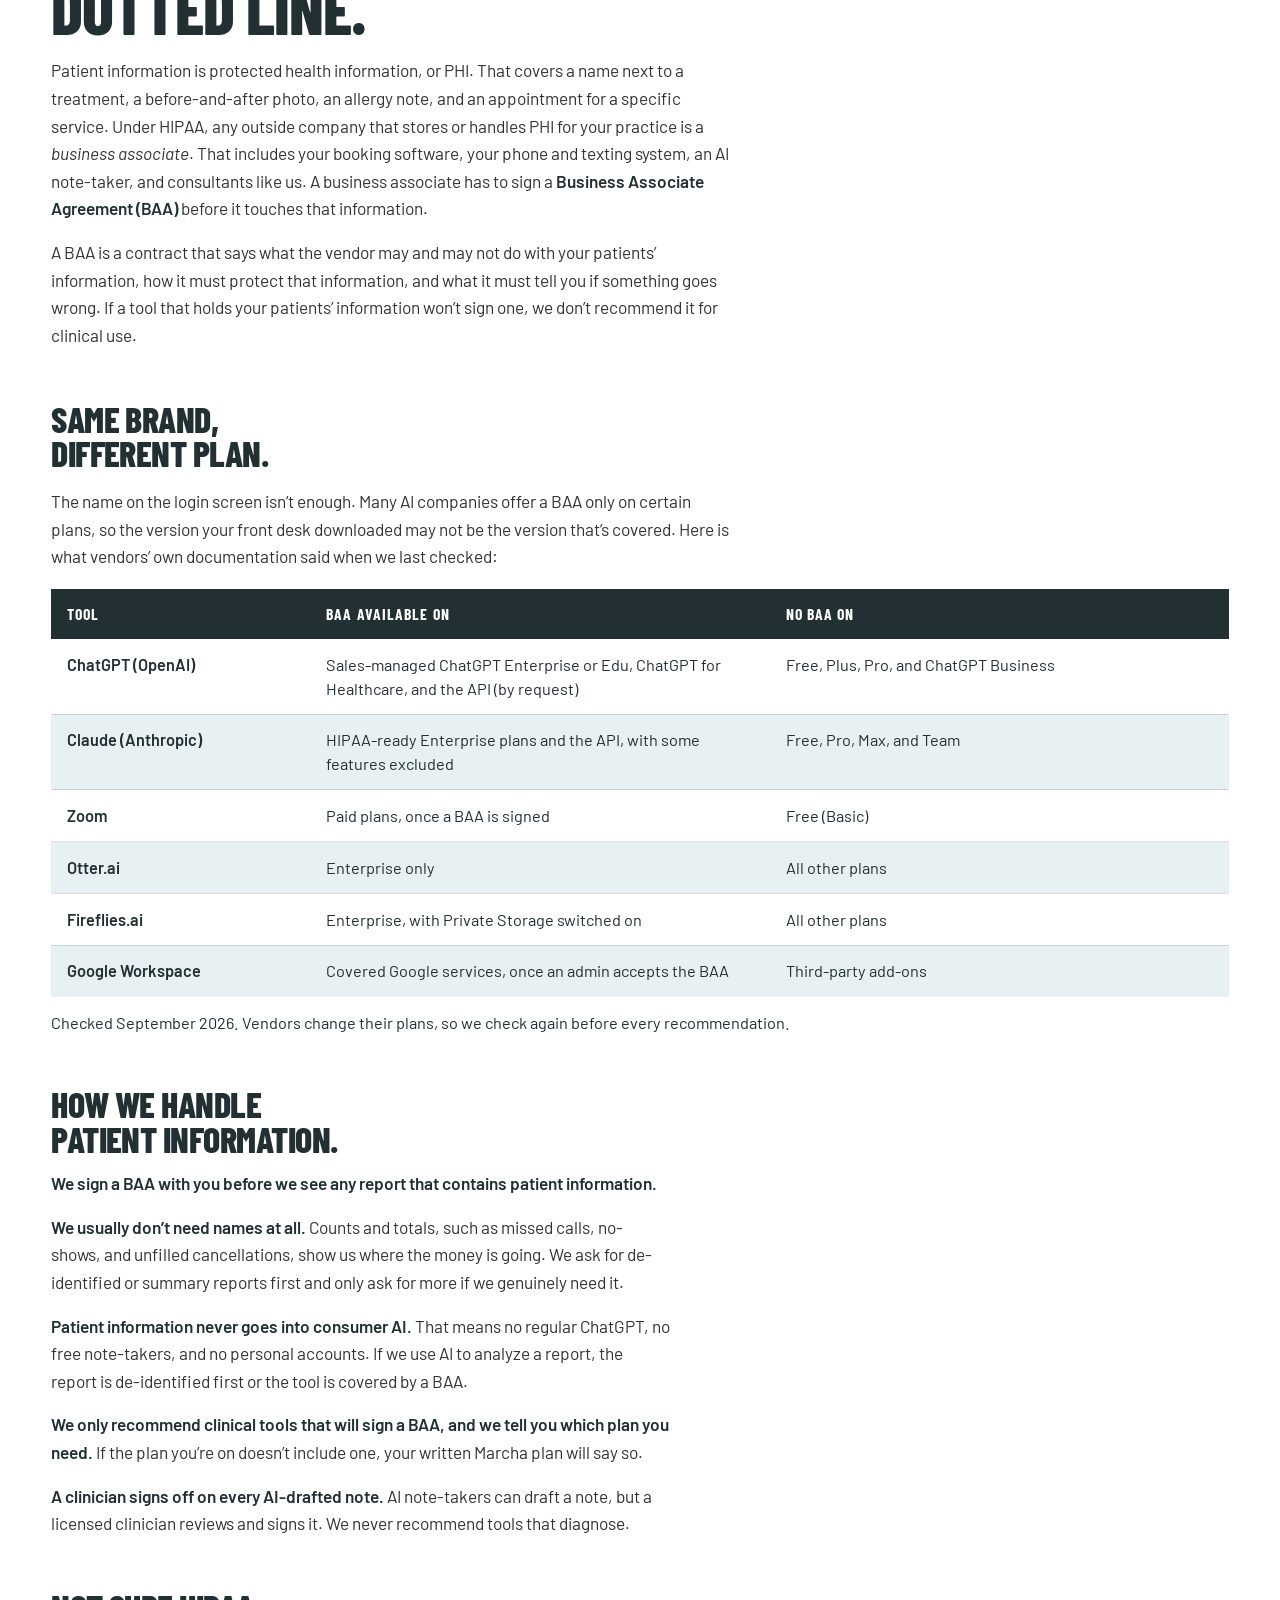
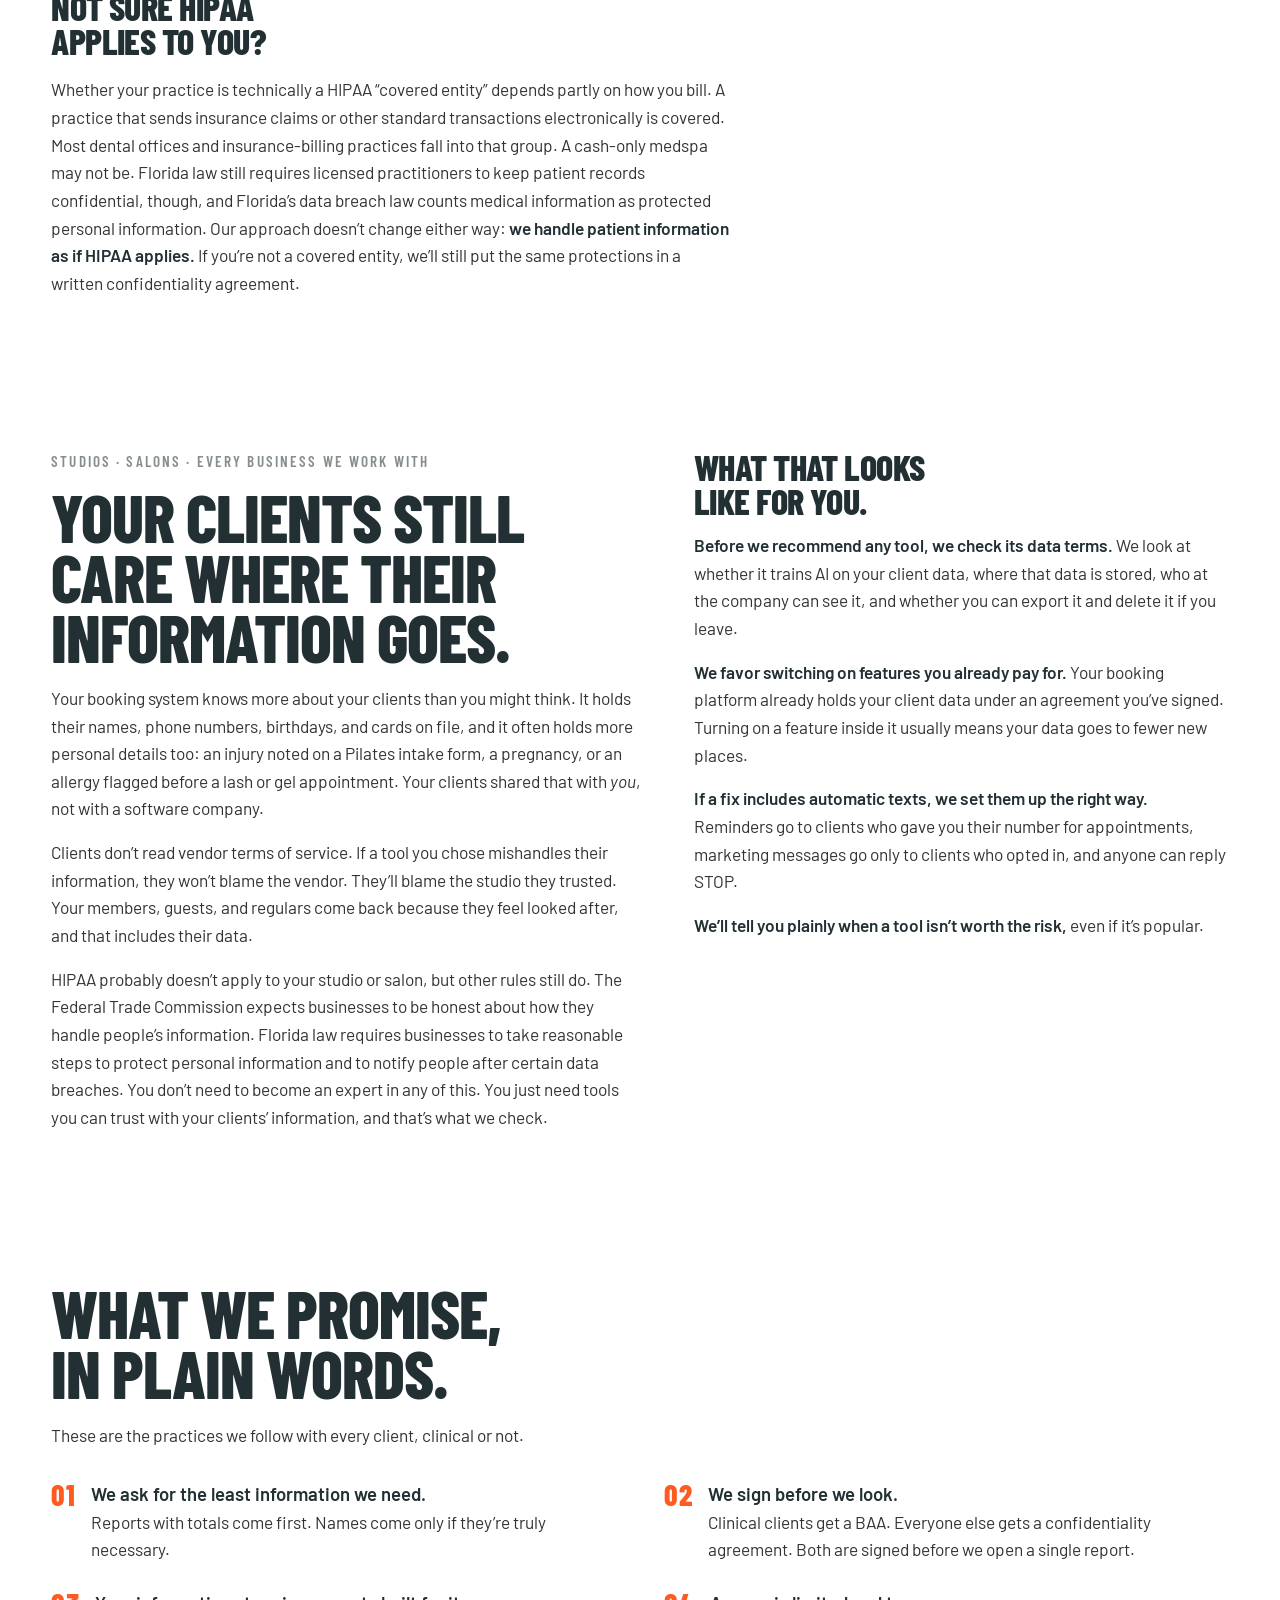
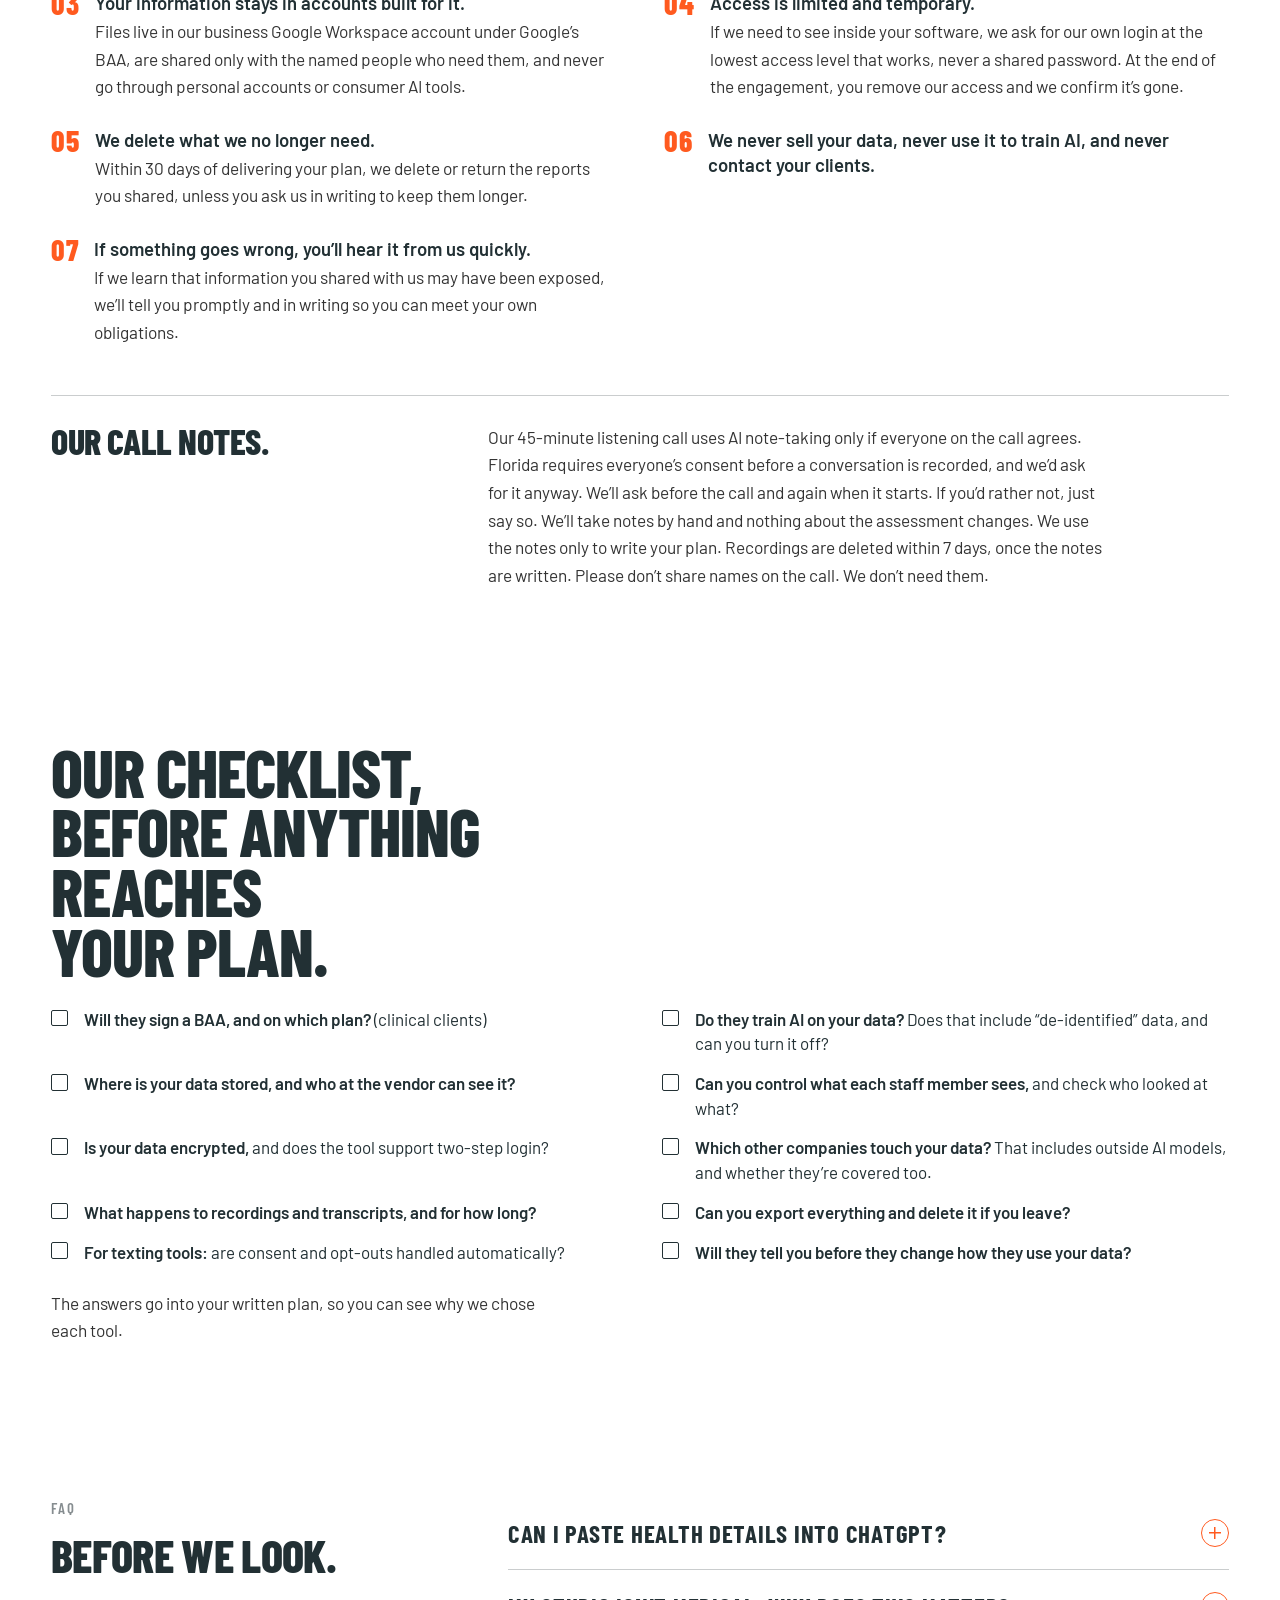
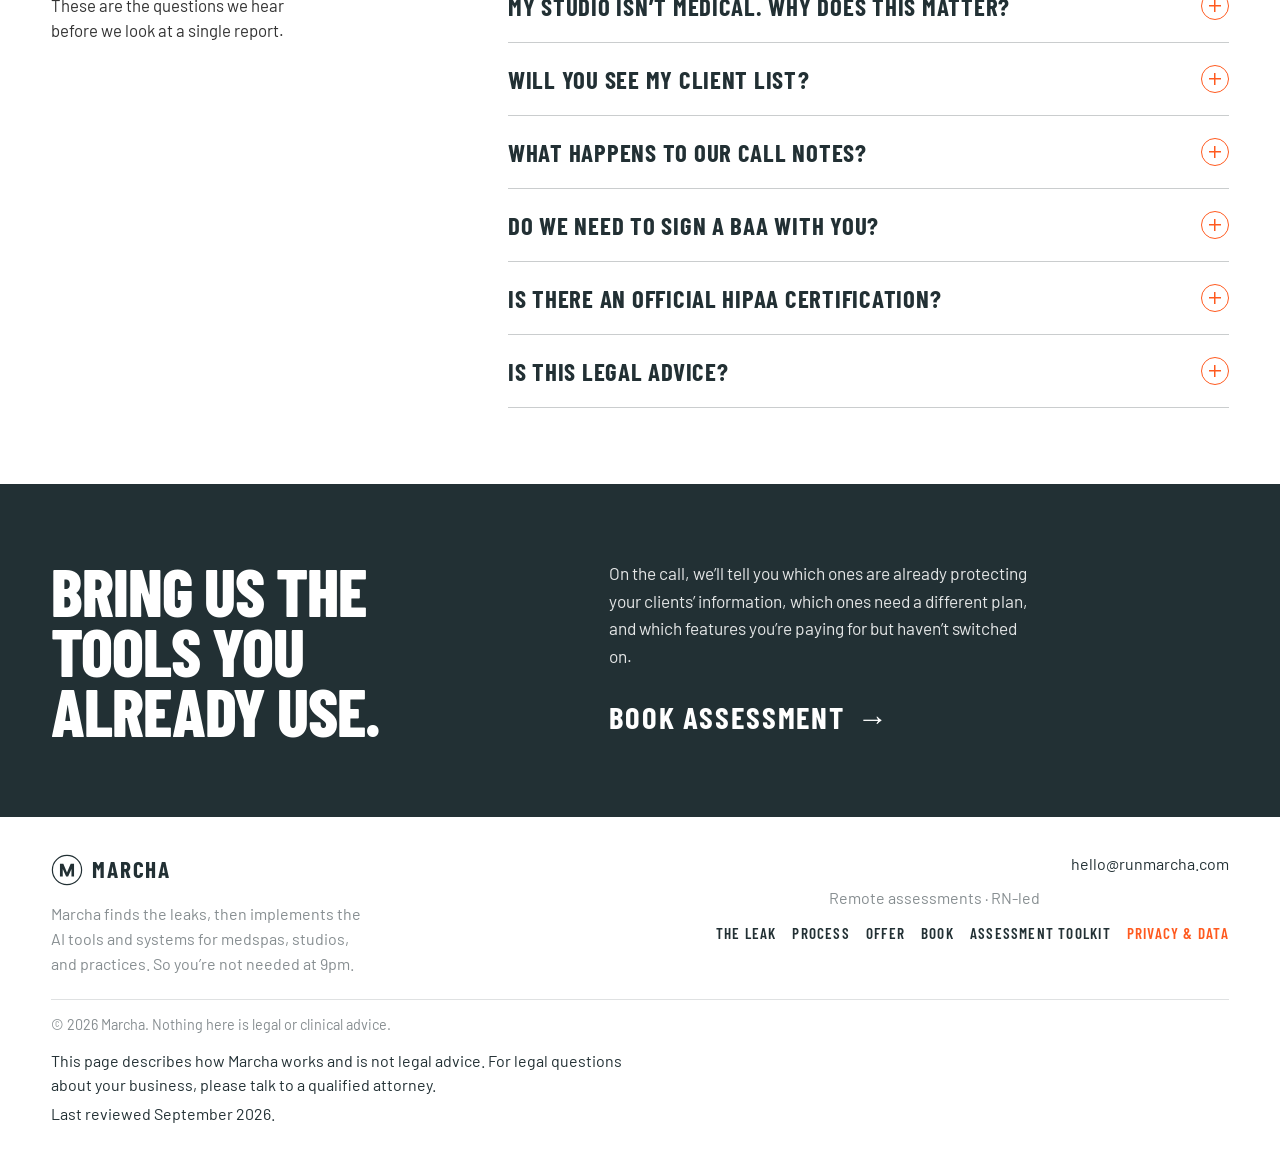
<file: privacy-and-data/index.html>
<!DOCTYPE html>
<html lang="en">
<head>
  <meta charset="utf-8">
  <meta name="viewport" content="width=device-width, initial-scale=1">
  <title>Privacy &amp; data | Marcha</title>
  <meta name="description" content="Led by a registered nurse. We sign BAAs, ask for the least data we need, and only recommend AI tools whose data terms we have checked. Here's how.">
  <meta name="author" content="Marcha">
  <meta name="theme-color" content="#FFFFFF">
  <meta name="color-scheme" content="light">
  <link rel="canonical" href="https://runmarcha.com/privacy-and-data/">
  <meta property="og:type" content="website">
  <meta property="og:site_name" content="Marcha">
  <meta property="og:url" content="https://runmarcha.com/privacy-and-data/">
  <meta property="og:title" content="Privacy &amp; data | Marcha">
  <meta property="og:description" content="Led by a registered nurse. We sign BAAs, ask for the least data we need, and only recommend AI tools whose data terms we have checked. Here's how.">
  <meta property="og:image" content="https://runmarcha.com/assets/og.png">
  <meta property="og:image:width" content="1200">
  <meta property="og:image:height" content="630">
  <meta property="og:image:alt" content="Marcha. Privacy and data practices for medspas, studios, and practices.">
  <meta name="twitter:card" content="summary_large_image">
  <meta name="twitter:title" content="Privacy &amp; data | Marcha">
  <meta name="twitter:description" content="Led by a registered nurse. We sign BAAs, ask for the least data we need, and only recommend AI tools whose data terms we have checked. Here's how.">
  <meta name="twitter:image" content="https://runmarcha.com/assets/og.png">
  <link rel="icon" href="../assets/favicon.svg" type="image/svg+xml">
  <link rel="icon" href="../assets/favicon-32.png" type="image/png" sizes="32x32">
  <link rel="apple-touch-icon" href="../assets/apple-touch-icon.png">
  <link rel="preconnect" href="https://fonts.googleapis.com">
  <link rel="preconnect" href="https://fonts.gstatic.com" crossorigin>
  <link href="https://fonts.googleapis.com/css2?family=Barlow+Condensed:wght@500;600;700;800&family=Barlow:ital,wght@0,400;0,500;0,600;1,400&display=swap" rel="stylesheet">
  <link rel="stylesheet" href="../styles.css">
  <link rel="stylesheet" href="page.css">
  <script>
    try {
      if (window.matchMedia("(prefers-reduced-motion: reduce)").matches) {
        document.documentElement.classList.add("reduce");
      }
    } catch (e) {}
  </script>
</head>
<body class="page-privacy">
  <a class="skip" href="#main">Skip to content</a>

  <header class="header" id="header">
    <div class="header-bar">
      <a class="logo" href="/" aria-label="Marcha home">
        <span class="logo-mark" aria-hidden="true">
          <svg viewBox="0 0 40 40" width="38" height="38" fill="none">
            <circle cx="20" cy="20" r="18.25" stroke="currentColor" stroke-width="1.5"/>
            <path d="M11.2 28V12.2h4.2l4.6 11L24.6 12.2H28.8V28h-3.2v-9.2L21.4 28h-2.5l-4.2-9.2V28h-3.5z" fill="currentColor"/>
          </svg>
        </span>
        <span class="logo-word" data-brand>Marcha</span>
      </a>

      <div class="nav-panel" id="nav-panel">
        <ul class="nav-links">
          <li><a href="/#offer">Offer</a></li>
          <li class="has-sub">
            <a href="/#how" aria-haspopup="true" aria-expanded="false" aria-controls="process-sub">Process</a>
            <div class="sub-clip" id="process-sub">
              <a href="/#how">Discover</a>
              <a href="/#how">Map the leak</a>
              <a href="/#how">Prescribe</a>
              <a href="/#how">Deliver</a>
            </div>
          </li>
          <li><a href="/#who">Who we help</a></li>
          <li><a href="/#why">Why RN</a></li>
          <li><a href="/#faq">FAQ</a></li>
          <li><a class="is-active" href="/privacy-and-data/" aria-current="page">Your data</a></li>
        </ul>
        <a class="cta nav-cta" href="/#book">Book assessment <span aria-hidden="true">→</span></a>
      </div>

      <button class="nav-toggle" type="button" aria-expanded="false" aria-controls="nav-panel" aria-label="Open menu">
        <span></span><span></span>
      </button>
    </div>
  </header>

  <main id="main">
    <section class="pdata-hero" aria-labelledby="hero-heading">
      <div class="wrap pdata-hero-grid">
        <p class="eyebrow">Privacy &amp; data</p>
        <h1 id="hero-heading" class="display">Some tools<br>talk too much.</h1>
        <p class="pdata-sub">We find the ones that don’t. Marcha is led by a registered nurse, so before we recommend any AI tool, we check who can see your clients’ information, where it’s stored, and whether the vendor will put its promises in writing.</p>
        <div class="pdata-actions">
          <a class="cta cta-lg cta-down" href="#how-we-work">How we handle your information <span aria-hidden="true">↓</span></a>
          <a class="cta cta-lg" href="/#book">Book assessment <span aria-hidden="true">→</span></a>
        </div>
      </div>
    </section>

    <section class="pdata-section" aria-labelledby="why-heading">
      <div class="wrap">
        <h2 id="why-heading" class="display display-md">Keeping a confidence is part of a nurse’s job.</h2>
        <div class="pdata-prose">
          <p>Marcha is led by a registered nurse with a background in critical care and healthcare startups. In a hospital, protecting someone’s health information is part of every shift: knowing what not to say in a hallway, what not to leave on a screen, and who actually needs to know. We bring the same habits to your business.</p>
          <p>AI tools can save your team hours every week. Many of them also learn from the data you give them, keep it longer than you’d expect, or share it with other companies. Our job is to find the tools that help you without putting your clients’ information somewhere it shouldn’t be.</p>
        </div>
        <div class="pdata-paths">
          <a class="pdata-path" href="#clinical">
            <h3>I run a medspa, dental office, or practice.</h3>
            <span aria-hidden="true">→</span>
          </a>
          <a class="pdata-path" href="#everyone">
            <h3>I run a studio, salon, or another business.</h3>
            <span aria-hidden="true">→</span>
          </a>
        </div>
      </div>
    </section>

    <section class="pdata-section" id="clinical" aria-labelledby="clinical-heading">
      <div class="wrap">
        <p class="eyebrow">Medspas · Dental · Outpatient practices</p>
        <h2 id="clinical-heading" class="display display-md">If you see patients, every tool has to sign on the dotted line.</h2>
        <div class="pdata-prose">
          <p>Patient information is protected health information, or PHI. That covers a name next to a treatment, a before-and-after photo, an allergy note, and an appointment for a specific service. Under HIPAA, any outside company that stores or handles PHI for your practice is a <em>business associate</em>. That includes your booking software, your phone and texting system, an AI note-taker, and consultants like us. A business associate has to sign a <strong>Business Associate Agreement (BAA)</strong> before it touches that information.</p>
          <p>A BAA is a contract that says what the vendor may and may not do with your patients’ information, how it must protect that information, and what it must tell you if something goes wrong. If a tool that holds your patients’ information won’t sign one, we don’t recommend it for clinical use.</p>
        </div>

        <div class="pdata-block" id="plan-table">
          <h3 class="display">Same brand, different plan.</h3>
          <div class="pdata-prose">
            <p>The name on the login screen isn’t enough. Many AI companies offer a BAA only on certain plans, so the version your front desk downloaded may not be the version that’s covered. Here is what vendors’ own documentation said when we last checked:</p>
          </div>
          <div class="plan-scroll">
            <table class="plan">
              <caption>Checked September 2026. Vendors change their plans, so we check again before every recommendation.</caption>
              <thead>
                <tr>
                  <th scope="col">Tool</th>
                  <th scope="col">BAA available on</th>
                  <th scope="col">No BAA on</th>
                </tr>
              </thead>
              <tbody>
                <tr>
                  <th scope="row" data-label="Tool">ChatGPT (OpenAI)</th>
                  <td data-label="BAA available on">Sales-managed ChatGPT Enterprise or Edu, ChatGPT for Healthcare, and the API (by request)</td>
                  <td data-label="No BAA on">Free, Plus, Pro, and ChatGPT Business</td>
                </tr>
                <tr>
                  <th scope="row" data-label="Tool">Claude (Anthropic)</th>
                  <td data-label="BAA available on">HIPAA-ready Enterprise plans and the API, with some features excluded</td>
                  <td data-label="No BAA on">Free, Pro, Max, and Team</td>
                </tr>
                <tr>
                  <th scope="row" data-label="Tool">Zoom</th>
                  <td data-label="BAA available on">Paid plans, once a BAA is signed</td>
                  <td data-label="No BAA on">Free (Basic)</td>
                </tr>
                <tr>
                  <th scope="row" data-label="Tool">Otter.ai</th>
                  <td data-label="BAA available on">Enterprise only</td>
                  <td data-label="No BAA on">All other plans</td>
                </tr>
                <tr>
                  <th scope="row" data-label="Tool">Fireflies.ai</th>
                  <td data-label="BAA available on">Enterprise, with Private Storage switched on</td>
                  <td data-label="No BAA on">All other plans</td>
                </tr>
                <tr>
                  <th scope="row" data-label="Tool">Google Workspace</th>
                  <td data-label="BAA available on">Covered Google services, once an admin accepts the BAA</td>
                  <td data-label="No BAA on">Third-party add-ons</td>
                </tr>
              </tbody>
            </table>
          </div>
        </div>

        <div class="pdata-block">
          <h3 class="display">How we handle patient information.</h3>
          <ul class="point-list">
            <li><p><strong>We sign a BAA with you before we see any report that contains patient information.</strong></p></li>
            <li><p><strong>We usually don’t need names at all.</strong> Counts and totals, such as missed calls, no-shows, and unfilled cancellations, show us where the money is going. We ask for de-identified or summary reports first and only ask for more if we genuinely need it.</p></li>
            <li><p><strong>Patient information never goes into consumer AI.</strong> That means no regular ChatGPT, no free note-takers, and no personal accounts. If we use AI to analyze a report, the report is de-identified first or the tool is covered by a BAA.</p></li>
            <li><p><strong>We only recommend clinical tools that will sign a BAA, and we tell you which plan you need.</strong> If the plan you’re on doesn’t include one, your written Marcha plan will say so.</p></li>
            <li><p><strong>A clinician signs off on every AI-drafted note.</strong> AI note-takers can draft a note, but a licensed clinician reviews and signs it. We never recommend tools that diagnose.</p></li>
          </ul>
        </div>

        <div class="pdata-block">
          <h3 class="display">Not sure HIPAA applies to you?</h3>
          <div class="pdata-prose">
            <p>Whether your practice is technically a HIPAA “covered entity” depends partly on how you bill. A practice that sends insurance claims or other standard transactions electronically is covered. Most dental offices and insurance-billing practices fall into that group. A cash-only medspa may not be. Florida law still requires licensed practitioners to keep patient records confidential, though, and Florida’s data breach law counts medical information as protected personal information. Our approach doesn’t change either way: <strong>we handle patient information as if HIPAA applies.</strong> If you’re not a covered entity, we’ll still put the same protections in a written confidentiality agreement.</p>
          </div>
        </div>
      </div>
    </section>

    <section class="pdata-section" id="everyone" aria-labelledby="everyone-heading">
      <div class="wrap pdata-split">
        <div>
          <p class="eyebrow">Studios · Salons · Every business we work with</p>
          <h2 id="everyone-heading" class="display display-md">Your clients still care where their information goes.</h2>
          <div class="pdata-prose">
            <p>Your booking system knows more about your clients than you might think. It holds their names, phone numbers, birthdays, and cards on file, and it often holds more personal details too: an injury noted on a Pilates intake form, a pregnancy, or an allergy flagged before a lash or gel appointment. Your clients shared that with <em>you</em>, not with a software company.</p>
            <p>Clients don’t read vendor terms of service. If a tool you chose mishandles their information, they won’t blame the vendor. They’ll blame the studio they trusted. Your members, guests, and regulars come back because they feel looked after, and that includes their data.</p>
            <p>HIPAA probably doesn’t apply to your studio or salon, but other rules still do. The Federal Trade Commission expects businesses to be honest about how they handle people’s information. Florida law requires businesses to take reasonable steps to protect personal information and to notify people after certain data breaches. You don’t need to become an expert in any of this. You just need tools you can trust with your clients’ information, and that’s what we check.</p>
          </div>
        </div>
        <div class="pdata-aside">
          <h3 class="display">What that looks like for you.</h3>
          <ul class="point-list">
            <li><p><strong>Before we recommend any tool, we check its data terms.</strong> We look at whether it trains AI on your client data, where that data is stored, who at the company can see it, and whether you can export it and delete it if you leave.</p></li>
            <li><p><strong>We favor switching on features you already pay for.</strong> Your booking platform already holds your client data under an agreement you’ve signed. Turning on a feature inside it usually means your data goes to fewer new places.</p></li>
            <li><p><strong>If a fix includes automatic texts, we set them up the right way.</strong> Reminders go to clients who gave you their number for appointments, marketing messages go only to clients who opted in, and anyone can reply STOP.</p></li>
            <li><p><strong>We’ll tell you plainly when a tool isn’t worth the risk,</strong> even if it’s popular.</p></li>
          </ul>
        </div>
      </div>
    </section>

    <section class="pdata-section" id="how-we-work" aria-labelledby="promises-heading">
      <div class="wrap">
        <h2 id="promises-heading" class="display display-md">What we promise, in plain words.</h2>
        <div class="pdata-prose">
          <p>These are the practices we follow with every client, clinical or not.</p>
        </div>
        <ol class="promise-list">
          <li>
            <span class="promise-num">01</span>
            <div>
              <h3>We ask for the least information we need.</h3>
              <p>Reports with totals come first. Names come only if they’re truly necessary.</p>
            </div>
          </li>
          <li>
            <span class="promise-num">02</span>
            <div>
              <h3>We sign before we look.</h3>
              <p>Clinical clients get a BAA. Everyone else gets a confidentiality agreement. Both are signed before we open a single report.</p>
            </div>
          </li>
          <li>
            <span class="promise-num">03</span>
            <div>
              <h3>Your information stays in accounts built for it.</h3>
              <p>Files live in our business Google Workspace account under Google’s BAA, are shared only with the named people who need them, and never go through personal accounts or consumer AI tools.</p>
            </div>
          </li>
          <li>
            <span class="promise-num">04</span>
            <div>
              <h3>Access is limited and temporary.</h3>
              <p>If we need to see inside your software, we ask for our own login at the lowest access level that works, never a shared password. At the end of the engagement, you remove our access and we confirm it’s gone.</p>
            </div>
          </li>
          <li>
            <span class="promise-num">05</span>
            <div>
              <h3>We delete what we no longer need.</h3>
              <p>Within 30 days of delivering your plan, we delete or return the reports you shared, unless you ask us in writing to keep them longer.</p>
            </div>
          </li>
          <li>
            <span class="promise-num">06</span>
            <div>
              <h3>We never sell your data, never use it to train AI, and never contact your clients.</h3>
            </div>
          </li>
          <li>
            <span class="promise-num">07</span>
            <div>
              <h3>If something goes wrong, you’ll hear it from us quickly.</h3>
              <p>If we learn that information you shared with us may have been exposed, we’ll tell you promptly and in writing so you can meet your own obligations.</p>
            </div>
          </li>
        </ol>

        <div class="call-notes">
          <h3 class="display">Our call notes.</h3>
          <p>Our 45-minute listening call uses AI note-taking only if everyone on the call agrees. Florida requires everyone’s consent before a conversation is recorded, and we’d ask for it anyway. We’ll ask before the call and again when it starts. If you’d rather not, just say so. We’ll take notes by hand and nothing about the assessment changes. We use the notes only to write your plan. Recordings are deleted within 7 days, once the notes are written. Please don’t share names on the call. We don’t need them.</p>
        </div>
      </div>
    </section>

    <section class="pdata-section" id="checklist" aria-labelledby="checklist-heading">
      <div class="wrap">
        <h2 id="checklist-heading" class="display display-md">Our checklist, before anything reaches your plan.</h2>
        <ul class="check-list">
          <li><strong>Will they sign a BAA, and on which plan?</strong> (clinical clients)</li>
          <li><strong>Do they train AI on your data?</strong> Does that include “de-identified” data, and can you turn it off?</li>
          <li><strong>Where is your data stored, and who at the vendor can see it?</strong></li>
          <li><strong>Can you control what each staff member sees,</strong> and check who looked at what?</li>
          <li><strong>Is your data encrypted,</strong> and does the tool support two-step login?</li>
          <li><strong>Which other companies touch your data?</strong> That includes outside AI models, and whether they’re covered too.</li>
          <li><strong>What happens to recordings and transcripts, and for how long?</strong></li>
          <li><strong>Can you export everything and delete it if you leave?</strong></li>
          <li><strong>For texting tools:</strong> are consent and opt-outs handled automatically?</li>
          <li><strong>Will they tell you before they change how they use your data?</strong></li>
        </ul>
        <p class="check-foot">The answers go into your written plan, so you can see why we chose each tool.</p>
      </div>
    </section>

    <section class="faq pdata-faq" id="faq" aria-labelledby="faq-heading">
      <div class="wrap faq-grid">
        <div class="faq-intro">
          <p class="eyebrow">FAQ</p>
          <h2 id="faq-heading" class="display display-sm">Before we look.</h2>
          <p class="lede">These are the questions we hear before we look at a single report.</p>
        </div>
        <div class="accordion">
          <details class="acc">
            <summary>Can I paste health details into ChatGPT?</summary>
            <p>No software meets HIPAA on its own. What matters is whether the company signs a BAA and how you use the tool. OpenAI doesn’t offer a BAA for free ChatGPT, Plus, Pro, or ChatGPT Business. It offers one for sales-managed ChatGPT Enterprise and Edu accounts, ChatGPT for Healthcare, and its API. Claude works the same way: HIPAA-ready Enterprise plans and the API are covered, and the Free, Pro, Max, and Team plans aren’t. So please don’t paste health details about the people you care for into the regular ChatGPT or Claude apps. If AI would genuinely help your practice, we’ll point you to a covered option or to a feature inside software you already use.</p>
          </details>
          <details class="acc">
            <summary>My studio isn’t medical. Why does this matter?</summary>
            <p>Because your clients still trust you with personal information, including their phone numbers, cards on file, and sometimes injuries or health notes from an intake form. If a tool mishandles it, your clients will see it as your studio’s mistake. Florida law also expects businesses to protect personal information and to notify people after certain breaches. We check each tool’s data terms so you don’t have to read the fine print yourself.</p>
          </details>
          <details class="acc">
            <summary>Will you see my client list?</summary>
            <p>Usually not. To find where money leaks, we mostly need totals, such as missed calls, no-shows, empty slots, and clients who haven’t been back. If a named list would help, for example to size a win-back campaign, we’ll explain why and ask first. Clinical clients sign a BAA before we see anything with names.</p>
          </details>
          <details class="acc">
            <summary>What happens to our call notes?</summary>
            <p>We only use AI note-taking if everyone on the call agrees. Otherwise we take notes by hand. The notes are used to write your plan and nothing else. Recordings are deleted within 7 days, and written notes are deleted within 30 days of delivering your plan unless you ask us to keep them.</p>
          </details>
          <details class="acc">
            <summary>Do we need to sign a BAA with you?</summary>
            <p>If you’re a medspa, dental office, or practice and we’ll see any report containing health information tied to a person, yes, and we’ll send it to you before the work starts. If we only look at de-identified totals, a BAA may not be required, but we’re glad to sign one anyway.</p>
          </details>
          <details class="acc">
            <summary>Is there an official HIPAA certification?</summary>
            <p>There’s no official HIPAA certification. The U.S. Department of Health and Human Services doesn’t recognize private certifications, so be careful with anyone who claims one. What we can offer is a signed BAA, clear written practices, and honest answers about every tool we recommend.</p>
          </details>
          <details class="acc">
            <summary>Is this legal advice?</summary>
            <p>No. We help you choose and set up tools carefully, and we’ll flag questions that belong with your attorney.</p>
          </details>
        </div>
      </div>
    </section>

    <section class="pdata-close" aria-labelledby="close-heading">
      <div class="wrap pdata-close-grid">
        <h2 id="close-heading" class="display display-md">Bring us the tools you already use.</h2>
        <div>
          <p>On the call, we’ll tell you which ones are already protecting your clients’ information, which ones need a different plan, and which features you’re paying for but haven’t switched on.</p>
          <a class="cta cta-lg" href="/#book">Book assessment <span aria-hidden="true">→</span></a>
        </div>
      </div>
    </section>
  </main>

  <footer class="footer">
    <div class="wrap footer-grid">
      <div>
        <a class="logo" href="/">
          <span class="logo-mark" aria-hidden="true">
            <svg viewBox="0 0 40 40" width="32" height="32" fill="none">
              <circle cx="20" cy="20" r="18.25" stroke="currentColor" stroke-width="1.5"/>
              <path d="M11.2 28V12.2h4.2l4.6 11L24.6 12.2H28.8V28h-3.2v-9.2L21.4 28h-2.5l-4.2-9.2V28h-3.5z" fill="currentColor"/>
            </svg>
          </span>
          <span class="logo-word" data-brand>Marcha</span>
        </a>
        <p data-brand-tagline>AI tools assessments for medspas, studios, and practices. So you’re not needed at 9pm.</p>
      </div>
      <div class="footer-meta">
        <a href="mailto:hello@runmarcha.com" data-brand-email>hello@runmarcha.com</a>
        <p>Remote assessments · RN-led</p>
        <nav aria-label="Footer">
          <a href="/#problem">The leak</a>
          <a href="/#how">Process</a>
          <a href="/#offer">Offer</a>
          <a href="/#book">Book</a>
          <a href="/tools/">Assessment toolkit</a>
          <a href="/privacy-and-data/" aria-current="page">Privacy &amp; data</a>
        </nav>
      </div>
    </div>
    <div class="wrap footer-bottom">
      <p>© <span id="year">2026</span> <span data-brand>Marcha</span>. Nothing here is legal or clinical advice.</p>
      <p class="pdata-legal">This page describes how Marcha works and is not legal advice. For legal questions about your business, please talk to a qualified attorney.</p>
      <p class="pdata-reviewed">Last reviewed September 2026.</p>
    </div>
  </footer>

  <div class="mobile-bar is-on">
    <a class="cta" href="/#book">Book assessment <span aria-hidden="true">→</span></a>
  </div>

  <script src="../brand.js"></script>
  <script>
    (function () {
      var year = document.getElementById("year");
      if (year) year.textContent = String(new Date().getFullYear());

      var header = document.getElementById("header");
      var toggle = document.querySelector(".nav-toggle");
      var panel = document.getElementById("nav-panel");

      function closeNav() {
        if (!toggle || !panel) return;
        toggle.setAttribute("aria-expanded", "false");
        toggle.setAttribute("aria-label", "Open menu");
        panel.classList.remove("is-open");
      }

      if (toggle && panel) {
        toggle.addEventListener("click", function () {
          var open = toggle.getAttribute("aria-expanded") !== "true";
          toggle.setAttribute("aria-expanded", String(open));
          toggle.setAttribute("aria-label", open ? "Close menu" : "Open menu");
          panel.classList.toggle("is-open", open);
        });
        panel.querySelectorAll("a").forEach(function (link) {
          link.addEventListener("click", closeNav);
        });
        window.addEventListener("keydown", function (event) {
          if (event.key === "Escape") closeNav();
        });
      }

      function onScroll() {
        if (header) header.classList.toggle("scrolled", window.scrollY > 8);
      }
      window.addEventListener("scroll", onScroll, { passive: true });
      onScroll();
    })();
  </script>
</body>
</html>
</file>
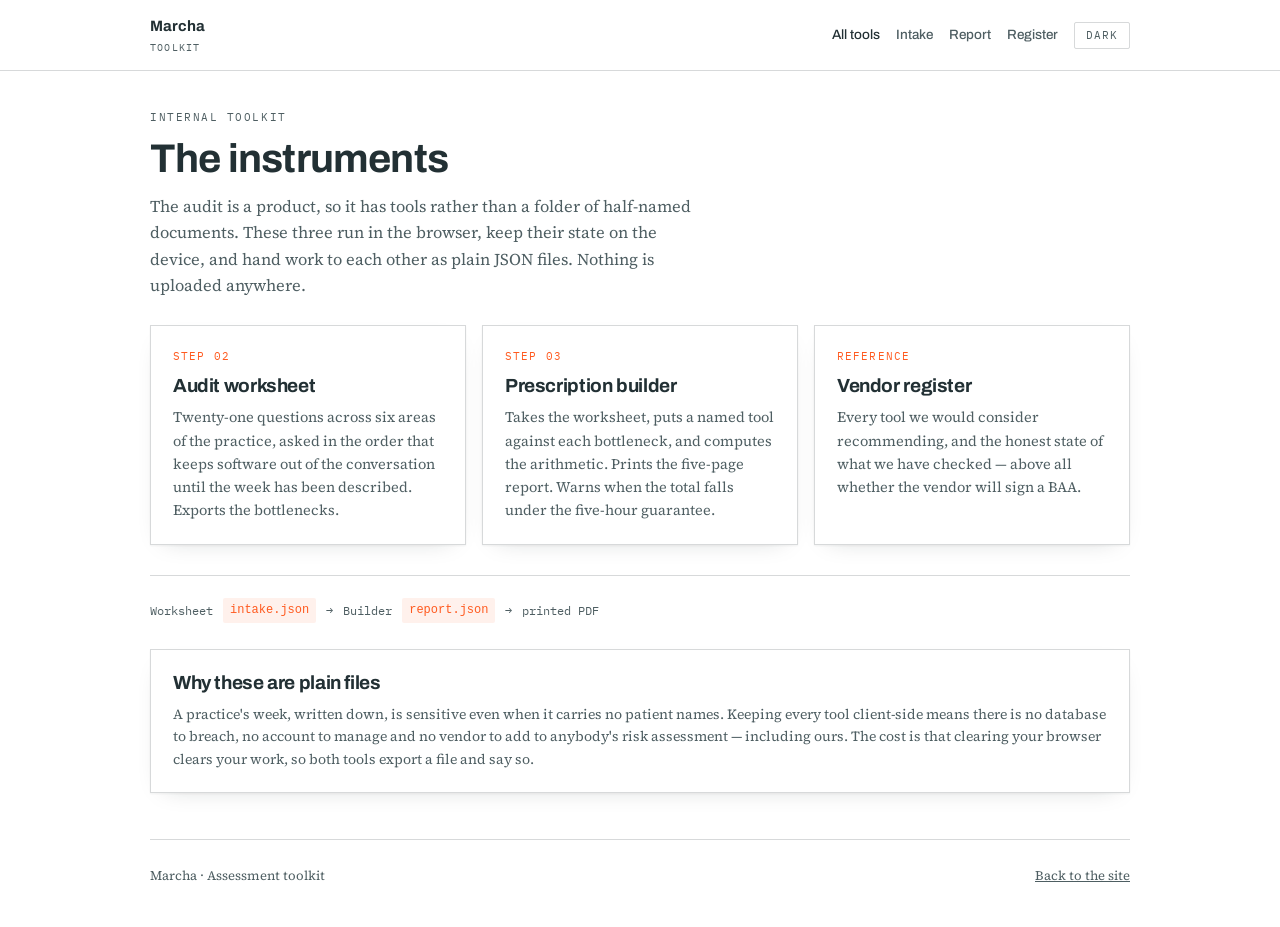
<file: tools/index.html>
<!DOCTYPE html>
<html lang="en">
<head>
<meta charset="utf-8">
<meta name="viewport" content="width=device-width, initial-scale=1">
<title>Toolkit — Marcha</title>
<meta name="description" content="The instruments behind the Practice Hours Audit: the call worksheet, the prescription builder, and the vendor register.">
<meta name="robots" content="noindex">
<link rel="preconnect" href="https://fonts.googleapis.com">
<link rel="preconnect" href="https://fonts.gstatic.com" crossorigin>
<link rel="stylesheet" href="https://fonts.googleapis.com/css2?family=Archivo:wght@500;600;700&family=Source+Serif+4:opsz,wght@8..60,400;8..60,600&family=IBM+Plex+Mono:wght@400;500&display=swap">
<link rel="stylesheet" href="../assets/toolkit.css">
<style>
  .tools{display:grid;grid-template-columns:repeat(3,minmax(0,1fr));gap:16px;margin-top:26px}
  @media (max-width:800px){ .tools{grid-template-columns:1fr} }
  .tool{display:flex;flex-direction:column;gap:9px;text-decoration:none;background:var(--surface);border:1px solid var(--rule);box-shadow:var(--shadow);padding:22px;transition:border-color .12s ease,transform .12s ease}
  .tool:hover{border-color:var(--accent);transform:translateY(-1px)}
  .tool .step{font-family:var(--mono);font-size:11px;color:var(--accent);letter-spacing:.1em;text-transform:uppercase}
  .tool h2{font-size:19px}
  .tool p{font-size:14.5px;color:var(--ink-soft)}
  .flow{display:flex;gap:10px;align-items:center;flex-wrap:wrap;font-family:var(--mono);font-size:12px;color:var(--ink-soft);margin-top:30px;padding-top:22px;border-top:1px solid var(--rule)}
  .flow code{background:var(--accent-soft);color:var(--accent);padding:3px 7px;border-radius:2px}
</style>
</head>
<body>
<a class="skip" href="#main">Skip to content</a>

<header class="top">
  <div class="top-in">
    <a class="brand" href="../">Marcha<small>Toolkit</small></a>
    <nav>
      <a href="./" aria-current="page">All tools</a>
      <a href="intake/">Intake</a>
      <a href="report/">Report</a>
      <a href="vendors/">Register</a>
      <button class="icon-btn" type="button" data-theme-toggle aria-label="Switch colour theme">Theme</button>
    </nav>
  </div>
</header>

<div class="wrap">
<main id="main">
  <div style="padding-block:38px 0">
    <div class="label">Internal toolkit</div>
    <h1 style="margin-block:10px 14px">The instruments</h1>
    <p class="muted" style="max-width:62ch">The audit is a product, so it has tools rather than a folder of half-named documents. These three run in the browser, keep their state on the device, and hand work to each other as plain JSON files. Nothing is uploaded anywhere.</p>
  </div>

  <div class="tools">
    <a class="tool" href="intake/">
      <span class="step">Step 02</span>
      <h2>Audit worksheet</h2>
      <p>Twenty-one questions across six areas of the practice, asked in the order that keeps software out of the conversation until the week has been described. Exports the bottlenecks.</p>
    </a>
    <a class="tool" href="report/">
      <span class="step">Step 03</span>
      <h2>Prescription builder</h2>
      <p>Takes the worksheet, puts a named tool against each bottleneck, and computes the arithmetic. Prints the five-page report. Warns when the total falls under the five-hour guarantee.</p>
    </a>
    <a class="tool" href="vendors/">
      <span class="step">Reference</span>
      <h2>Vendor register</h2>
      <p>Every tool we would consider recommending, and the honest state of what we have checked — above all whether the vendor will sign a BAA.</p>
    </a>
  </div>

  <div class="flow">
    <span>Worksheet</span> <code>intake.json</code> <span>→</span> <span>Builder</span> <code>report.json</code> <span>→</span> <span>printed PDF</span>
  </div>

  <div class="card" style="margin-top:26px">
    <h2 style="font-size:19px">Why these are plain files</h2>
    <p class="muted small" style="margin-top:8px">A practice's week, written down, is sensitive even when it carries no patient names. Keeping every tool client-side means there is no database to breach, no account to manage and no vendor to add to anybody's risk assessment — including ours. The cost is that clearing your browser clears your work, so both tools export a file and say so.</p>
  </div>
</main>

<footer class="foot">
  <p>Marcha · Assessment toolkit</p>
  <p><a href="../">Back to the site</a></p>
</footer>
</div>

<script src="../assets/toolkit.js"></script>
<script>FC.initTheme();</script>
</body>
</html>
</file>
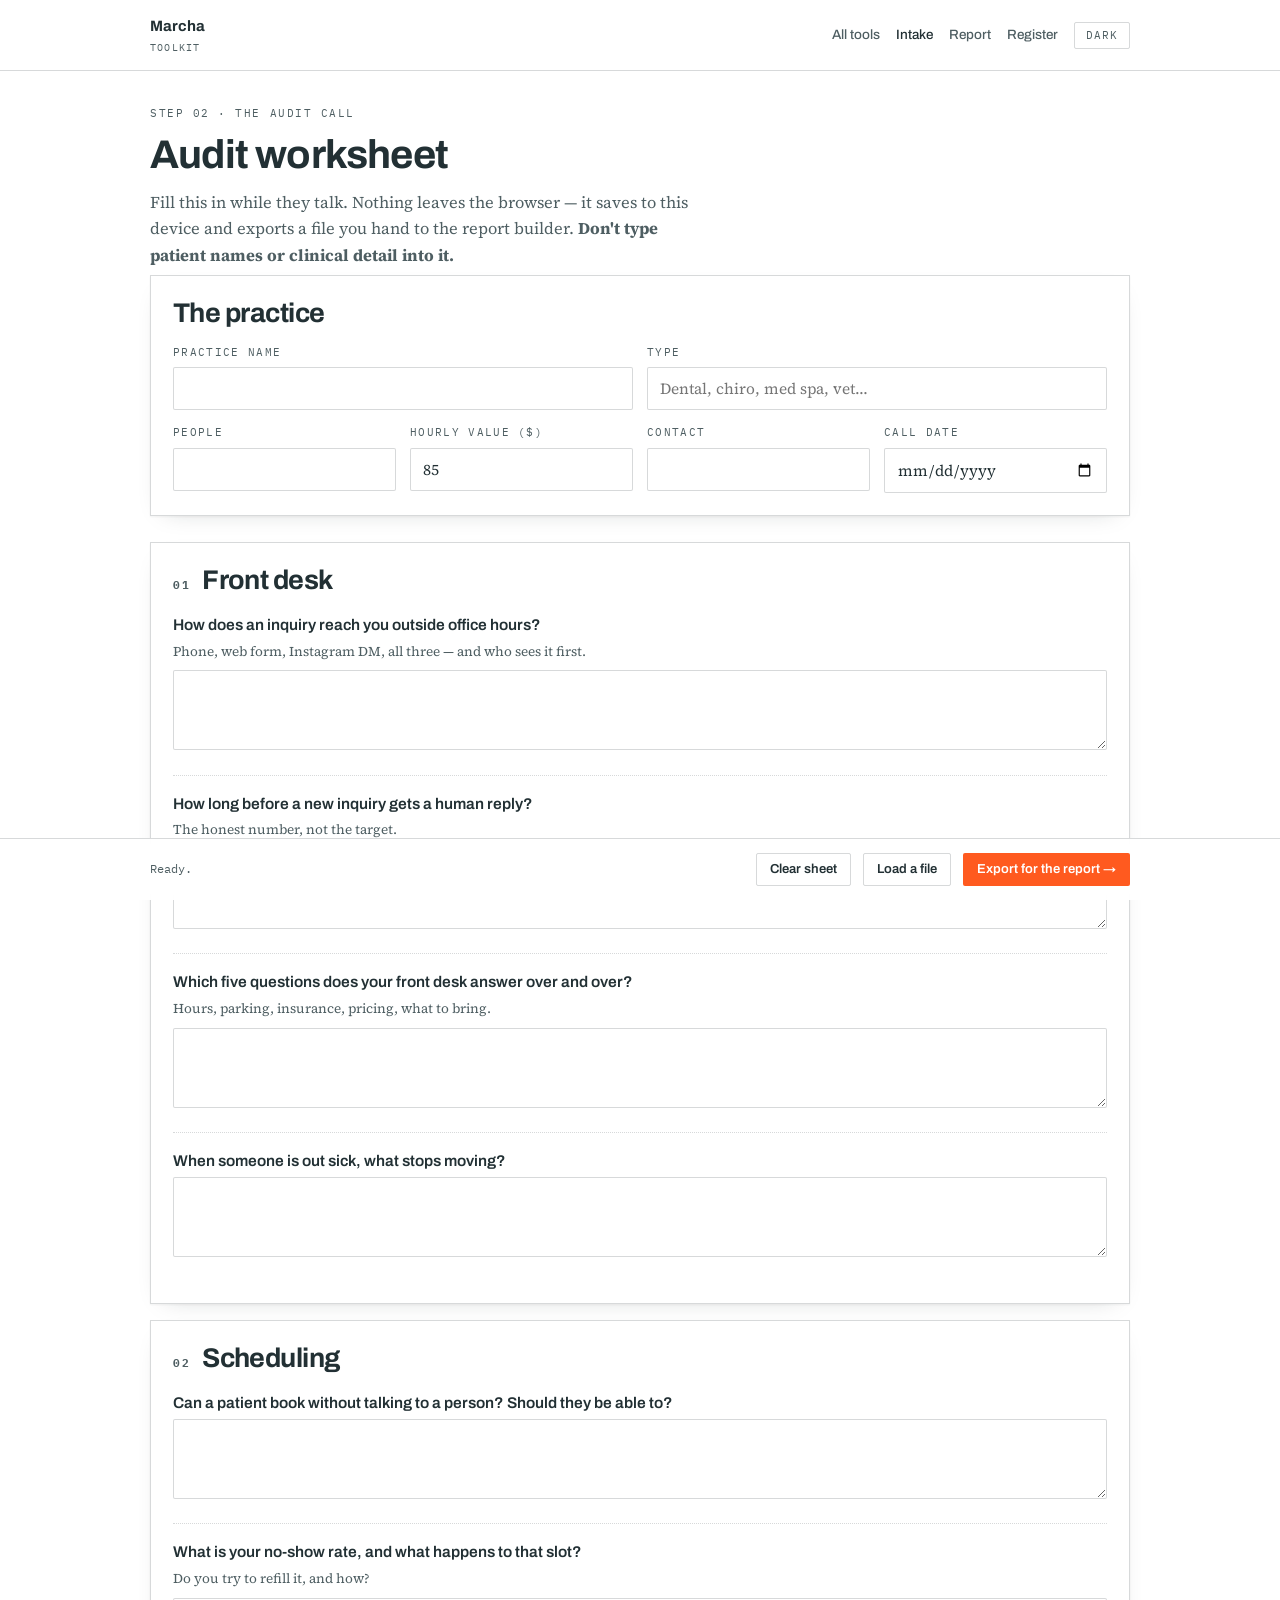
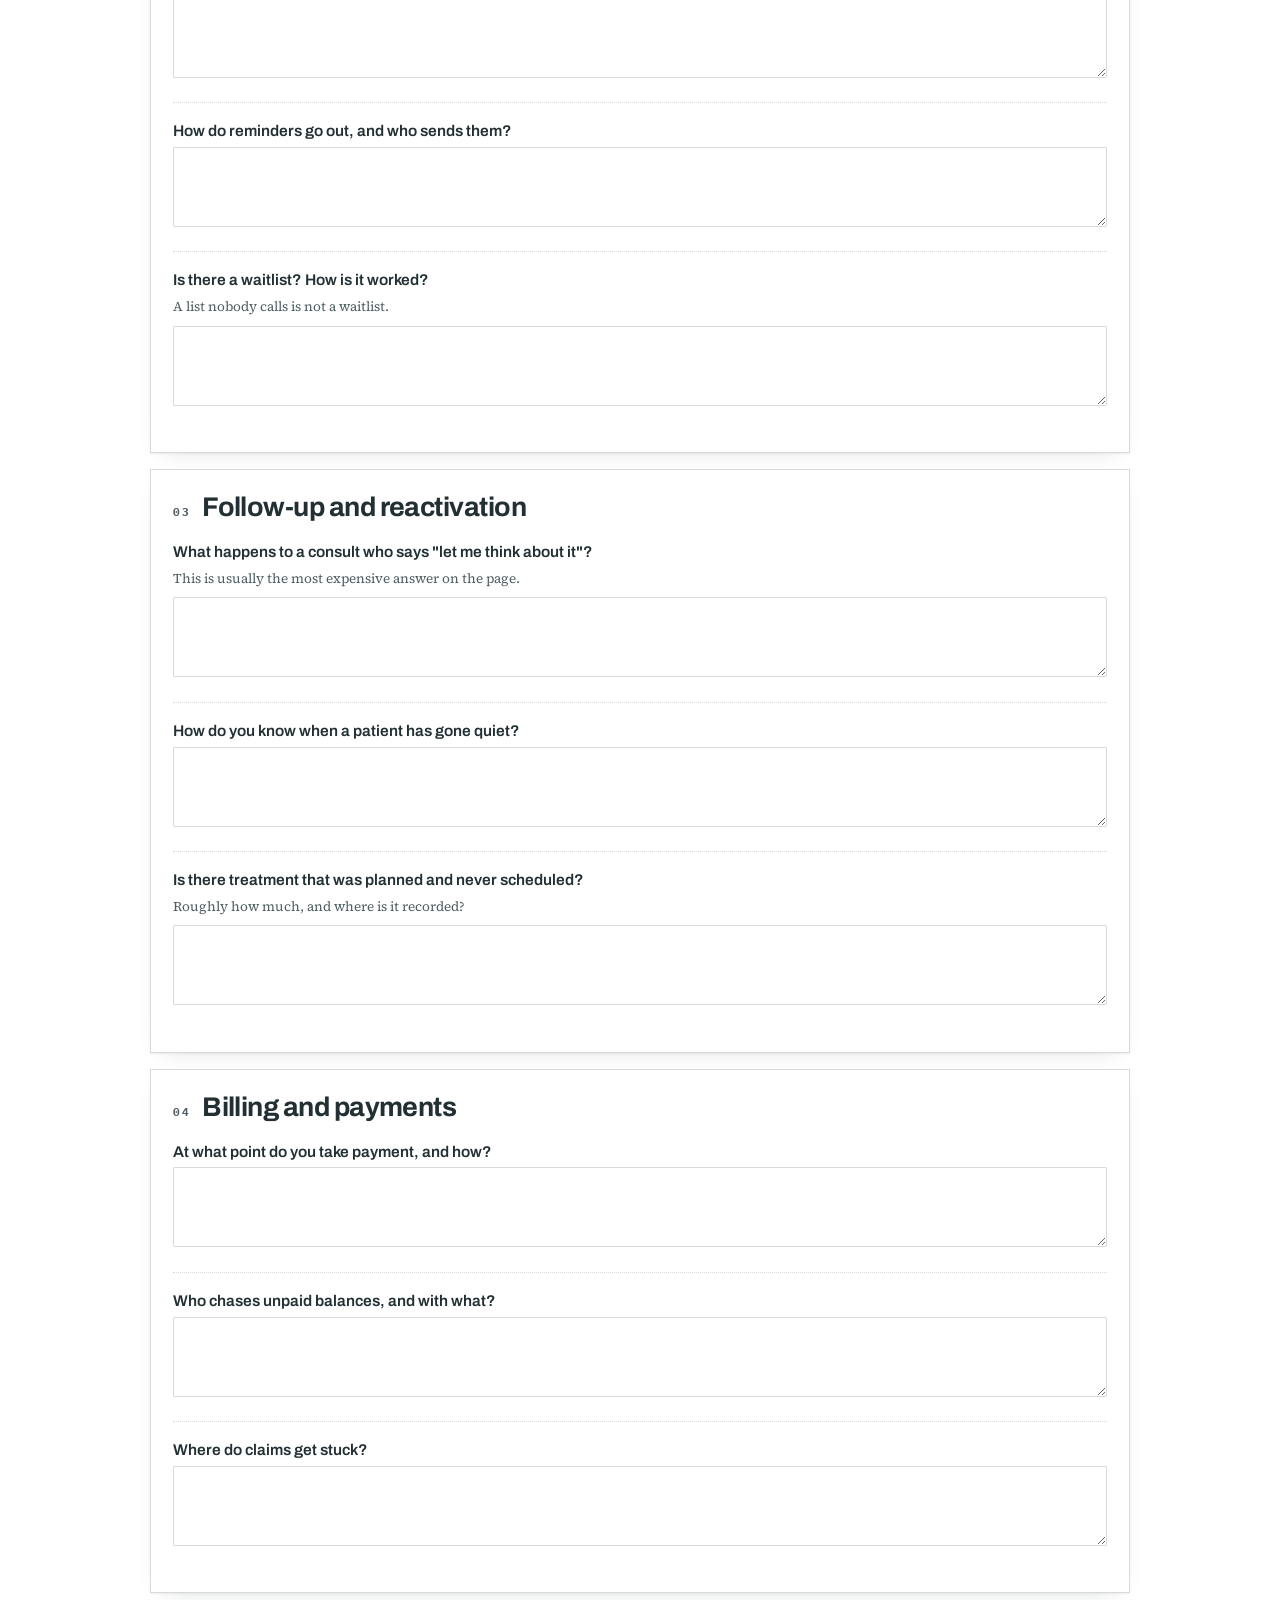
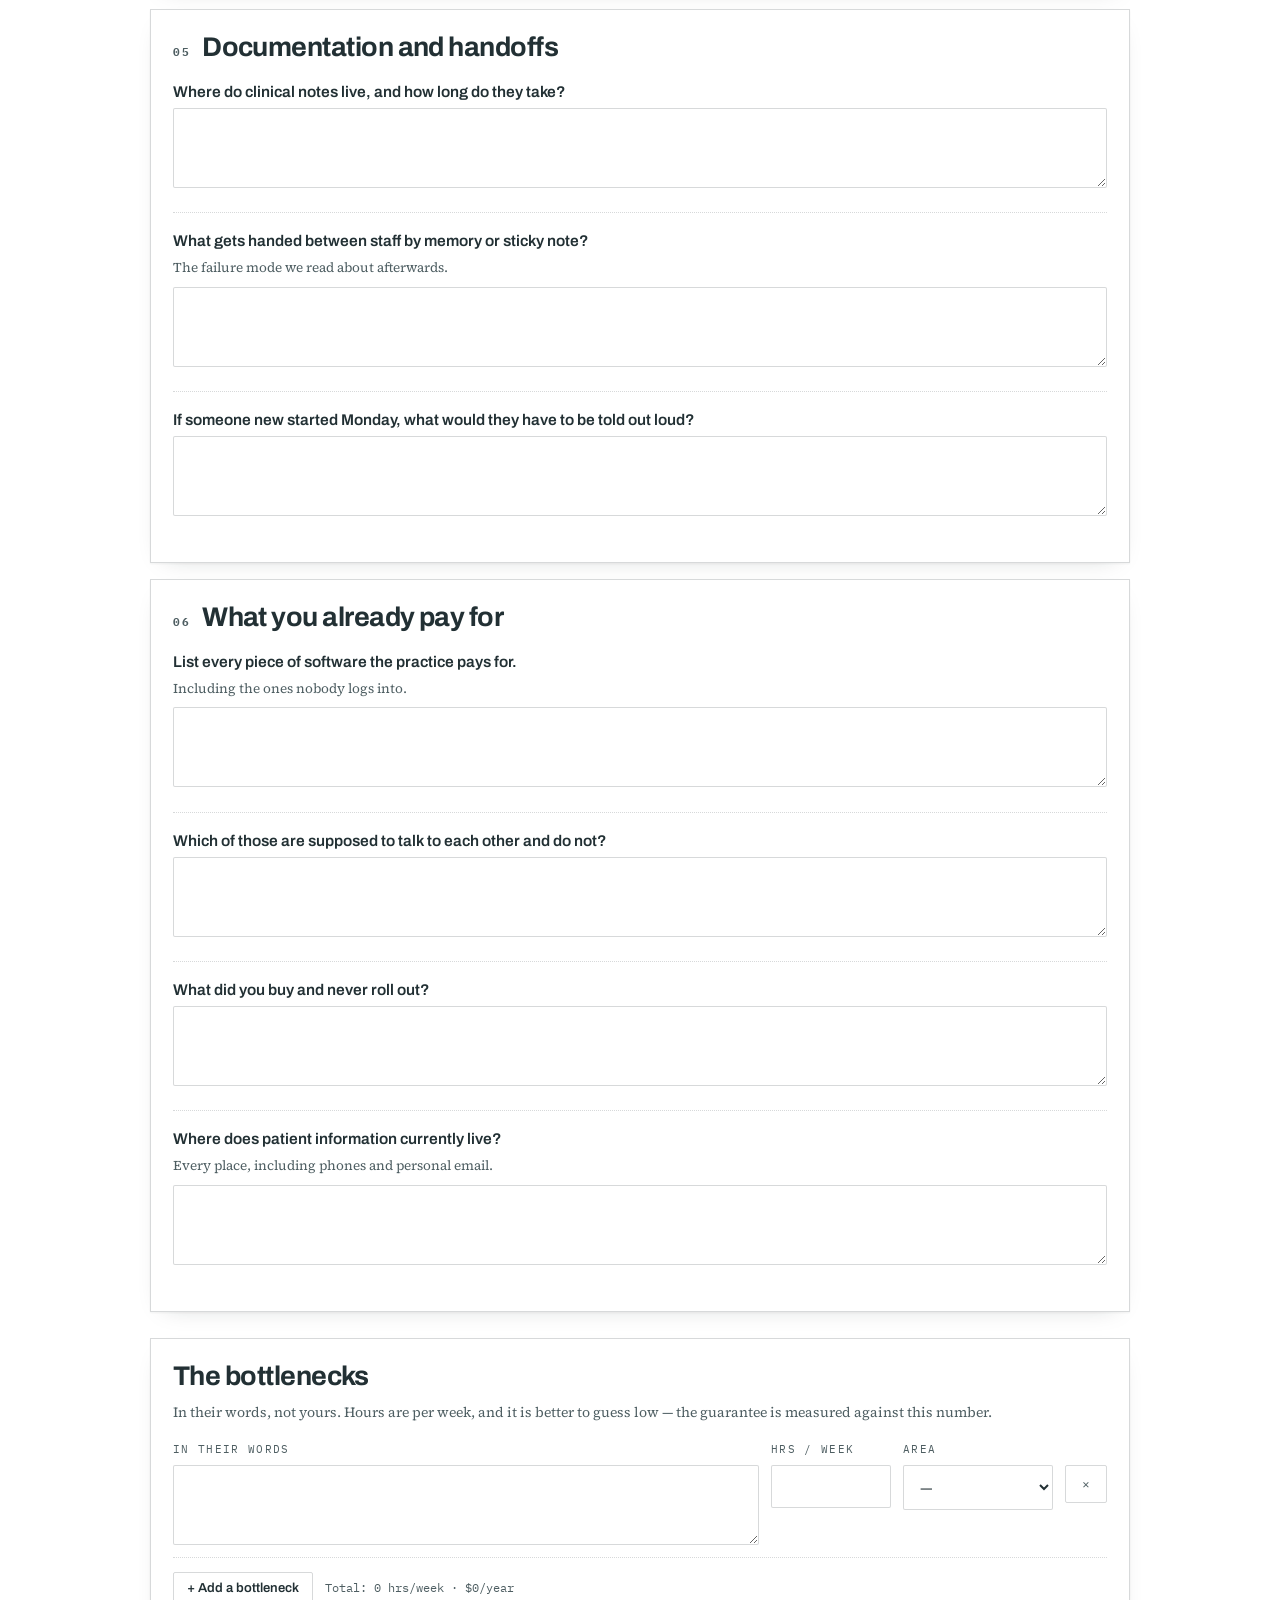
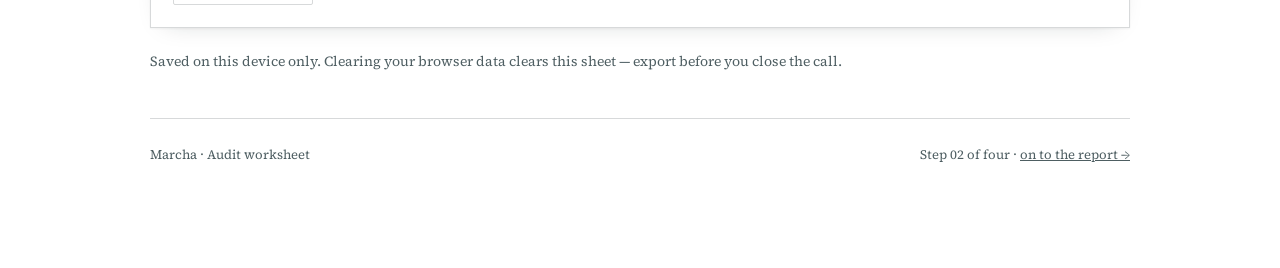
<file: tools/intake/index.html>
<!DOCTYPE html>
<html lang="en">
<head>
<meta charset="utf-8">
<meta name="viewport" content="width=device-width, initial-scale=1">
<title>Audit worksheet — Marcha</title>
<meta name="description" content="The working sheet for the 45-minute audit call. Records the practice's week in their own words, then exports it for the report builder.">
<meta name="robots" content="noindex">
<link rel="preconnect" href="https://fonts.googleapis.com">
<link rel="preconnect" href="https://fonts.gstatic.com" crossorigin>
<link rel="stylesheet" href="https://fonts.googleapis.com/css2?family=Archivo:wght@500;600;700&family=Source+Serif+4:opsz,wght@8..60,400;8..60,600&family=IBM+Plex+Mono:wght@400;500&display=swap">
<link rel="stylesheet" href="../../assets/toolkit.css">
<style>
  .grid-2{display:grid;grid-template-columns:repeat(2,minmax(0,1fr));gap:14px}
  .grid-4{display:grid;grid-template-columns:repeat(4,minmax(0,1fr));gap:14px}
  @media (max-width:700px){ .grid-2,.grid-4{grid-template-columns:1fr} }
  .area{margin-top:26px}
  .area > h2{display:flex;align-items:baseline;gap:12px}
  .area > h2 .label{font-size:11px}
  .q{padding-block:16px;border-bottom:1px dotted var(--rule)}
  .q:last-child{border-bottom:0}
  .q .prompt{font-family:var(--display);font-weight:600;font-size:15.5px;display:block;margin-bottom:3px}
  .q .hint{font-size:13.5px;color:var(--ink-soft);margin-bottom:8px}
  .bn{display:grid;grid-template-columns:minmax(0,1fr) 120px 150px 42px;gap:12px;align-items:start;padding-block:12px;border-bottom:1px dotted var(--rule)}
  @media (max-width:700px){ .bn{grid-template-columns:1fr} }
  .bar{
    position:sticky;bottom:0;background:var(--veil);backdrop-filter:blur(8px);
    border-top:1px solid var(--rule);margin-inline:-20px;padding:14px 20px;z-index:30;
  }
  .bar-in{max-width:980px;margin:0 auto;display:flex;gap:12px;flex-wrap:wrap;align-items:center;justify-content:space-between}
  .saved{font-family:var(--mono);font-size:11.5px;color:var(--ink-soft)}
  .rm{background:none;border:1px solid var(--rule);color:var(--ink-soft);cursor:pointer;border-radius:2px;font-family:var(--mono);padding:9px 0;width:100%}
  .rm:hover{border-color:var(--red);color:var(--red)}
</style>
</head>
<body>
<a class="skip" href="#main">Skip to content</a>

<header class="top">
  <div class="top-in">
    <a class="brand" href="../../">Marcha<small>Toolkit</small></a>
    <nav>
      <a href="../">All tools</a>
      <a href="./" aria-current="page">Intake</a>
      <a href="../report/">Report</a>
      <a href="../vendors/">Register</a>
      <button class="icon-btn" type="button" data-theme-toggle aria-label="Switch colour theme">Theme</button>
    </nav>
  </div>
</header>

<div class="wrap">
<main id="main">
  <div style="padding-block:34px 6px">
    <div class="label">Step 02 · the audit call</div>
    <h1 style="margin-block:10px 14px">Audit worksheet</h1>
    <p class="muted" style="max-width:62ch">Fill this in while they talk. Nothing leaves the browser — it saves to this device and exports a file you hand to the report builder. <strong>Don't type patient names or clinical detail into it.</strong></p>
  </div>

  <div class="card">
    <h2 style="margin-bottom:14px">The practice</h2>
    <div class="grid-2">
      <div class="field"><label for="p-name">Practice name</label><input type="text" id="p-name" data-p="name"></div>
      <div class="field"><label for="p-type">Type</label><input type="text" id="p-type" data-p="type" placeholder="Dental, chiro, med spa, vet…"></div>
    </div>
    <div class="grid-4" style="margin-top:14px">
      <div class="field"><label for="p-people">People</label><input type="number" id="p-people" data-p="people" min="1" step="1"></div>
      <div class="field"><label for="p-rate">Hourly value ($)</label><input type="number" id="p-rate" data-p="hourly_value" min="0" step="5" value="85"></div>
      <div class="field"><label for="p-contact">Contact</label><input type="text" id="p-contact" data-p="contact"></div>
      <div class="field"><label for="p-date">Call date</label><input type="date" id="p-date" data-p="call_date"></div>
    </div>
  </div>

  <div data-areas></div>

  <div class="card" style="margin-top:26px">
    <h2>The bottlenecks</h2>
    <p class="muted small" style="margin-block:8px 6px">In their words, not yours. Hours are per week, and it is better to guess low — the guarantee is measured against this number.</p>
    <div data-bottlenecks></div>
    <div class="row" style="margin-top:14px">
      <button class="btn btn-ghost btn-sm" type="button" data-add-bn>+ Add a bottleneck</button>
      <span class="saved">Total: <span data-bn-hours>0</span> hrs/week · <span data-bn-year>$0</span>/year</span>
    </div>
  </div>

  <p class="small muted" style="margin-block:22px 0">Saved on this device only. Clearing your browser data clears this sheet — export before you close the call.</p>
</main>

<footer class="foot">
  <p>Marcha · Audit worksheet</p>
  <p>Step 02 of four · <a href="../report/">on to the report →</a></p>
</footer>
</div>

<div class="bar no-print">
  <div class="bar-in">
    <span class="saved" data-status>Ready.</span>
    <div class="row">
      <button class="btn btn-ghost btn-sm" type="button" data-clear>Clear sheet</button>
      <label class="btn btn-ghost btn-sm" style="margin:0">
        Load a file<input type="file" accept="application/json,.json" data-load hidden>
      </label>
      <button class="btn btn-primary btn-sm" type="button" data-export>Export for the report →</button>
    </div>
  </div>
</div>

<script src="../../assets/toolkit.js"></script>
<script>
(function () {
  "use strict";
  FC.initTheme();

  var KEY = "fc-intake-v1";
  var areasEl = document.querySelector("[data-areas]");
  var bnEl = document.querySelector("[data-bottlenecks]");
  var statusEl = document.querySelector("[data-status]");
  var state = { practice: {}, answers: {}, bottlenecks: [] };
  var questions = null;

  function say(msg) { statusEl.textContent = msg; }

  function collect() {
    var p = {};
    document.querySelectorAll("[data-p]").forEach(function (el) { p[el.getAttribute("data-p")] = el.value; });
    var a = {};
    document.querySelectorAll("[data-q]").forEach(function (el) {
      if (el.value.trim()) a[el.getAttribute("data-q")] = el.value;
    });
    return {
      kind: "fc-audit-intake", version: 1,
      saved_at: new Date().toISOString(),
      practice: p, answers: a, bottlenecks: readBottlenecks()
    };
  }

  function readBottlenecks() {
    return Array.prototype.map.call(bnEl.querySelectorAll("[data-bn-row]"), function (row) {
      return {
        quote: row.querySelector("[data-bn-quote]").value,
        hours_per_week: Number(row.querySelector("[data-bn-hours-in]").value) || 0,
        area: row.querySelector("[data-bn-area]").value
      };
    }).filter(function (b) { return b.quote.trim() || b.hours_per_week; });
  }

  var save = FC.autosave(KEY, collect, 500);
  function touched() { save(); recalcBn(); say("Saved · " + new Date().toLocaleTimeString()); }

  function recalcBn() {
    var rows = readBottlenecks();
    var hrs = rows.reduce(function (n, b) { return n + b.hours_per_week; }, 0);
    var rate = Number(document.querySelector('[data-p="hourly_value"]').value) || 0;
    document.querySelector("[data-bn-hours]").textContent = String(Math.round(hrs * 10) / 10);
    document.querySelector("[data-bn-year]").textContent = FC.money(hrs * rate * 52);
  }

  function addBottleneck(b) {
    b = b || { quote: "", hours_per_week: "", area: "" };
    var areaOpts = (questions ? questions.areas : []).map(function (a) {
      return '<option value="' + FC.esc(a.id) + '"' + (b.area === a.id ? " selected" : "") + ">" + FC.esc(a.title) + "</option>";
    }).join("");
    var row = document.createElement("div");
    row.className = "bn";
    row.setAttribute("data-bn-row", "");
    row.innerHTML =
      '<div class="field"><label>In their words</label><textarea data-bn-quote rows="2">' + FC.esc(b.quote) + "</textarea></div>" +
      '<div class="field"><label>Hrs / week</label><input type="number" min="0" step="0.5" data-bn-hours-in value="' + FC.esc(b.hours_per_week) + '"></div>' +
      '<div class="field"><label>Area</label><select data-bn-area><option value="">—</option>' + areaOpts + "</select></div>" +
      '<div class="field"><label>&nbsp;</label><button class="rm" type="button" data-bn-rm aria-label="Remove this bottleneck">×</button></div>';
    bnEl.appendChild(row);
    row.querySelector("[data-bn-rm]").addEventListener("click", function () { row.remove(); touched(); });
    row.querySelectorAll("textarea,input,select").forEach(function (el) { el.addEventListener("input", touched); });
  }

  function hydrate(data) {
    if (!data) return;
    Object.keys(data.practice || {}).forEach(function (k) {
      var el = document.querySelector('[data-p="' + k + '"]');
      if (el) el.value = data.practice[k];
    });
    Object.keys(data.answers || {}).forEach(function (k) {
      var el = document.querySelector('[data-q="' + k + '"]');
      if (el) el.value = data.answers[k];
    });
    bnEl.innerHTML = "";
    (data.bottlenecks || []).forEach(addBottleneck);
    if (!bnEl.children.length) addBottleneck();
    recalcBn();
  }

  fetch("../../data/intake-questions.json")
    .then(function (r) { if (!r.ok) throw new Error("HTTP " + r.status); return r.json(); })
    .then(function (data) {
      questions = data;
      areasEl.innerHTML = data.areas.map(function (a, i) {
        return '<section class="card area"><h2><span class="label">' +
          String(i + 1).padStart(2, "0") + "</span>" + FC.esc(a.title) + "</h2>" +
          a.questions.map(function (q) {
            return '<div class="q"><label class="prompt" for="' + FC.esc(q.id) + '">' + FC.esc(q.prompt) + "</label>" +
              (q.hint ? '<div class="hint">' + FC.esc(q.hint) + "</div>" : "") +
              '<textarea id="' + FC.esc(q.id) + '" data-q="' + FC.esc(q.id) + '" rows="2"></textarea></div>';
          }).join("") + "</section>";
      }).join("");

      document.querySelectorAll("[data-q],[data-p]").forEach(function (el) { el.addEventListener("input", touched); });
      hydrate(FC.restore(KEY) || null);
      if (!bnEl.children.length) addBottleneck();
      say(FC.restore(KEY) ? "Restored from this device." : "Ready.");
    })
    .catch(function (e) {
      areasEl.innerHTML = '<div class="warn">Couldn’t load the question set (' + FC.esc(e.message) +
        "). If you opened this file directly, serve the folder instead: python3 -m http.server</div>";
      addBottleneck();
    });

  document.querySelector("[data-add-bn]").addEventListener("click", function () { addBottleneck(); touched(); });

  document.querySelector("[data-export]").addEventListener("click", function () {
    var data = collect();
    var slug = (data.practice.name || "practice").toLowerCase().replace(/[^a-z0-9]+/g, "-").replace(/^-|-$/g, "");
    FC.downloadJSON(slug + "-intake.json", data);
    say("Exported.");
  });

  document.querySelector("[data-load]").addEventListener("change", function (e) {
    var f = e.target.files && e.target.files[0];
    if (!f) return;
    FC.readJSONFile(f).then(function (data) {
      if (data.kind !== "fc-audit-intake") { say("That is not an intake file."); return; }
      hydrate(data); touched(); say("Loaded " + f.name);
    }).catch(function (err) { say(err.message); });
    e.target.value = "";
  });

  document.querySelector("[data-clear]").addEventListener("click", function () {
    if (!confirm("Clear this worksheet? Export first if you want to keep it.")) return;
    FC.store.set(KEY, "");
    document.querySelectorAll("[data-q],[data-p]").forEach(function (el) {
      if (el.getAttribute("data-p") === "hourly_value") el.value = "85"; else el.value = "";
    });
    bnEl.innerHTML = ""; addBottleneck(); recalcBn(); say("Cleared.");
  });
})();
</script>
</body>
</html>
</file>
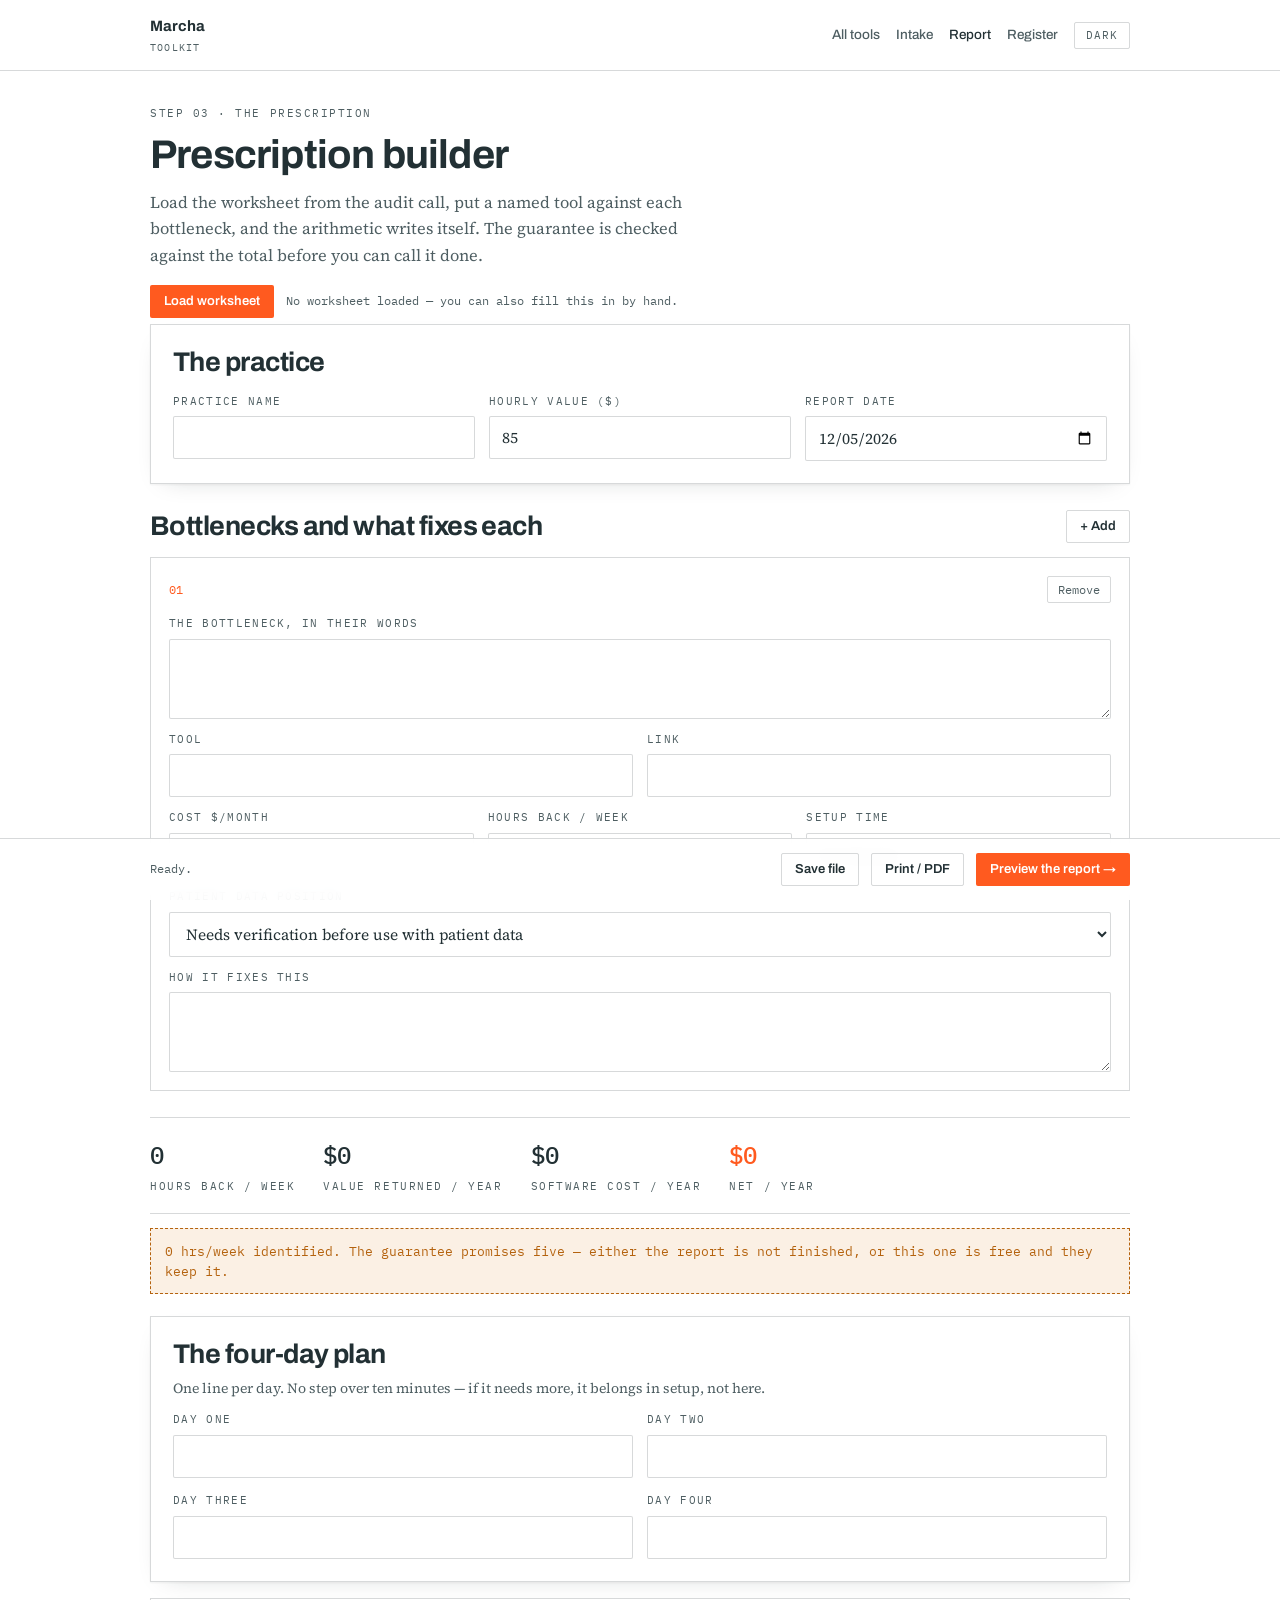
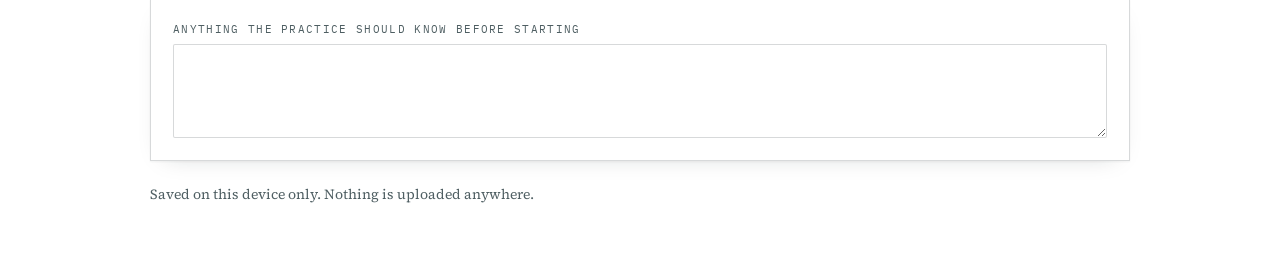
<file: tools/report/index.html>
<!DOCTYPE html>
<html lang="en">
<head>
<meta charset="utf-8">
<meta name="viewport" content="width=device-width, initial-scale=1">
<title>Prescription builder — Marcha</title>
<meta name="description" content="Turns an audit worksheet into the five-page prescription: bottlenecks, a named tool for each, the real price, the BAA answer, a four-day plan and the arithmetic.">
<meta name="robots" content="noindex">
<link rel="preconnect" href="https://fonts.googleapis.com">
<link rel="preconnect" href="https://fonts.gstatic.com" crossorigin>
<link rel="stylesheet" href="https://fonts.googleapis.com/css2?family=Archivo:wght@500;600;700&family=Source+Serif+4:opsz,wght@8..60,400;8..60,600&family=IBM+Plex+Mono:wght@400;500&display=swap">
<link rel="stylesheet" href="../../assets/toolkit.css">
<style>
  .grid-2{display:grid;grid-template-columns:repeat(2,minmax(0,1fr));gap:14px}
  .grid-3{display:grid;grid-template-columns:repeat(3,minmax(0,1fr));gap:14px}
  @media (max-width:700px){ .grid-2,.grid-3{grid-template-columns:1fr} }
  .rec{border:1px solid var(--rule);background:var(--surface);padding:18px;margin-top:14px}
  .rec-head{display:flex;justify-content:space-between;gap:12px;align-items:baseline;margin-bottom:12px}
  .rec-n{font-family:var(--mono);font-size:12px;color:var(--accent)}
  .rm{background:none;border:1px solid var(--rule);color:var(--ink-soft);cursor:pointer;border-radius:2px;font-family:var(--mono);font-size:12px;padding:5px 10px}
  .rm:hover{border-color:var(--red);color:var(--red)}
  .totals{display:flex;gap:28px;flex-wrap:wrap;padding:18px 0;border-block:1px solid var(--rule)}
  .totals div{display:flex;flex-direction:column;gap:3px}
  .totals b{font-family:var(--mono);font-size:24px;font-weight:500;font-variant-numeric:tabular-nums}
  .totals b.pos{color:var(--accent)}
  .bar{position:sticky;bottom:0;background:var(--veil);backdrop-filter:blur(8px);border-top:1px solid var(--rule);margin-inline:-20px;padding:14px 20px;z-index:30}
  .bar-in{max-width:980px;margin:0 auto;display:flex;gap:12px;flex-wrap:wrap;align-items:center;justify-content:space-between}
  .saved{font-family:var(--mono);font-size:11.5px;color:var(--ink-soft)}

  /* ——— the printable prescription ——— */
  #preview{display:none}
  body[data-view="preview"] #builder{display:none}
  body[data-view="preview"] #preview{display:block}
  .page{background:var(--surface);border:1px solid var(--rule);box-shadow:var(--shadow);padding:44px 46px;margin-block:22px;max-width:820px}
  @media (max-width:620px){ .page{padding:26px 22px} }
  .page h2{margin-bottom:6px}
  .page h3{margin-top:22px}
  .rx-head{border-bottom:2px solid var(--accent);padding-bottom:16px;margin-bottom:24px;display:flex;justify-content:space-between;gap:16px;flex-wrap:wrap;align-items:flex-end}
  .rx-item{padding-block:18px;border-bottom:1px dotted var(--rule)}
  .rx-item:last-child{border-bottom:0}
  .rx-quote{font-size:17px;border-left:3px solid var(--accent);padding-left:14px;margin-bottom:12px}
  .rx-meta{display:flex;gap:22px;flex-wrap:wrap;font-family:var(--mono);font-size:12px;color:var(--ink-soft);margin-top:10px}
  .rx-meta b{color:var(--ink);font-weight:500}
  .sum{width:100%;border-collapse:collapse;font-size:15px;margin-top:10px}
  .sum td,.sum th{padding:9px 6px;border-bottom:1px solid var(--rule);text-align:left}
  .sum td.num,.sum th.num{text-align:right;font-family:var(--mono);font-variant-numeric:tabular-nums;white-space:nowrap}
  .sum tr.total td{border-bottom:0;border-top:2px solid var(--ink);font-weight:600;padding-top:12px}
  ol.plan{padding-left:20px;display:flex;flex-direction:column;gap:10px;margin:10px 0 0}
  ol.plan li::marker{font-family:var(--mono);color:var(--accent)}
  @media print{
    body{padding:0}
    .page{box-shadow:none;border:0;padding:0;margin:0;max-width:none;break-after:page}
    .page:last-child{break-after:auto}
    .bar,.top,.no-print{display:none!important}
  }
</style>
</head>
<body data-view="builder">
<a class="skip" href="#main">Skip to content</a>

<header class="top no-print">
  <div class="top-in">
    <a class="brand" href="../../">Marcha<small>Toolkit</small></a>
    <nav>
      <a href="../">All tools</a>
      <a href="../intake/">Intake</a>
      <a href="./" aria-current="page">Report</a>
      <a href="../vendors/">Register</a>
      <button class="icon-btn" type="button" data-theme-toggle aria-label="Switch colour theme">Theme</button>
    </nav>
  </div>
</header>

<div class="wrap">
<main id="main">

  <div id="builder">
    <div style="padding-block:34px 6px">
      <div class="label">Step 03 · the prescription</div>
      <h1 style="margin-block:10px 14px">Prescription builder</h1>
      <p class="muted" style="max-width:62ch">Load the worksheet from the audit call, put a named tool against each bottleneck, and the arithmetic writes itself. The guarantee is checked against the total before you can call it done.</p>
      <div class="row" style="margin-top:16px">
        <label class="btn btn-primary btn-sm" style="margin:0">
          Load worksheet<input type="file" accept="application/json,.json" data-load-intake hidden>
        </label>
        <span class="saved" data-intake-status>No worksheet loaded — you can also fill this in by hand.</span>
      </div>
    </div>

    <div class="card">
      <h2 style="margin-bottom:14px">The practice</h2>
      <div class="grid-3">
        <div class="field"><label for="p-name">Practice name</label><input type="text" id="p-name" data-p="name"></div>
        <div class="field"><label for="p-rate">Hourly value ($)</label><input type="number" id="p-rate" data-p="hourly_value" min="0" step="5" value="85"></div>
        <div class="field"><label for="p-date">Report date</label><input type="date" id="p-date" data-p="report_date"></div>
      </div>
    </div>

    <div style="margin-top:26px">
      <div class="row" style="justify-content:space-between">
        <h2>Bottlenecks and what fixes each</h2>
        <button class="btn btn-ghost btn-sm" type="button" data-add-rec>+ Add</button>
      </div>
      <div data-recs></div>
    </div>

    <div class="totals" style="margin-top:26px" aria-live="polite">
      <div><b data-t-hours>0</b><span class="label">Hours back / week</span></div>
      <div><b data-t-value>$0</b><span class="label">Value returned / year</span></div>
      <div><b data-t-cost>$0</b><span class="label">Software cost / year</span></div>
      <div><b class="pos" data-t-net>$0</b><span class="label">Net / year</span></div>
    </div>
    <div data-guarantee></div>

    <div class="card" style="margin-top:22px">
      <h2 style="margin-bottom:6px">The four-day plan</h2>
      <p class="muted small" style="margin-bottom:12px">One line per day. No step over ten minutes — if it needs more, it belongs in setup, not here.</p>
      <div class="grid-2">
        <div class="field"><label for="d1">Day one</label><input type="text" id="d1" data-plan="0"></div>
        <div class="field"><label for="d2">Day two</label><input type="text" id="d2" data-plan="1"></div>
        <div class="field"><label for="d3">Day three</label><input type="text" id="d3" data-plan="2"></div>
        <div class="field"><label for="d4">Day four</label><input type="text" id="d4" data-plan="3"></div>
      </div>
    </div>

    <div class="card" style="margin-top:16px">
      <div class="field"><label for="notes">Anything the practice should know before starting</label>
      <textarea id="notes" data-notes rows="3"></textarea></div>
    </div>

    <p class="small muted" style="margin-block:22px 0">Saved on this device only. Nothing is uploaded anywhere.</p>
  </div>

  <div id="preview" data-preview></div>

</main>
</div>

<div class="bar no-print">
  <div class="bar-in">
    <span class="saved" data-status>Ready.</span>
    <div class="row">
      <button class="btn btn-ghost btn-sm" type="button" data-export>Save file</button>
      <button class="btn btn-ghost btn-sm" type="button" data-print hidden>Print / PDF</button>
      <button class="btn btn-primary btn-sm" type="button" data-toggle-view>Preview the report →</button>
    </div>
  </div>
</div>

<script src="../../assets/toolkit.js"></script>
<script>
(function () {
  "use strict";
  FC.initTheme();

  var KEY = "fc-report-v1";
  var recsEl = document.querySelector("[data-recs]");
  var statusEl = document.querySelector("[data-status]");
  var vendors = [];

  var BAA_TEXT = {
    unverified: "Needs verification before use with patient data",
    offered: "Vendor signs a BAA",
    offered_on_tier: "Vendor signs a BAA on a specific plan tier",
    not_offered: "No BAA — must never hold patient information",
    "not-applicable": "No patient information goes near it"
  };

  function say(m) { statusEl.textContent = m; }

  function collect() {
    var p = {};
    document.querySelectorAll("[data-p]").forEach(function (el) { p[el.getAttribute("data-p")] = el.value; });
    var plan = [];
    document.querySelectorAll("[data-plan]").forEach(function (el) { plan[Number(el.getAttribute("data-plan"))] = el.value; });
    return {
      kind: "fc-audit-report", version: 1, saved_at: new Date().toISOString(),
      practice: p, plan: plan,
      notes: document.querySelector("[data-notes]").value,
      recommendations: readRecs()
    };
  }

  function readRecs() {
    return Array.prototype.map.call(recsEl.querySelectorAll("[data-rec]"), function (r) {
      var g = function (sel) { return r.querySelector(sel); };
      return {
        quote: g("[data-r-quote]").value,
        tool: g("[data-r-tool]").value,
        tool_url: g("[data-r-url]").value,
        cost_month: Number(g("[data-r-cost]").value) || 0,
        hours_week: Number(g("[data-r-hours]").value) || 0,
        setup: g("[data-r-setup]").value,
        baa: g("[data-r-baa]").value,
        how: g("[data-r-how]").value
      };
    });
  }

  var save = FC.autosave(KEY, collect, 500);
  function touched() { save(); totals(); say("Saved · " + new Date().toLocaleTimeString()); }

  function totals() {
    var recs = readRecs();
    var rate = Number(document.querySelector('[data-p="hourly_value"]').value) || 0;
    var hours = recs.reduce(function (n, r) { return n + r.hours_week; }, 0);
    var cost = recs.reduce(function (n, r) { return n + r.cost_month; }, 0) * 12;
    var value = hours * rate * 52;

    document.querySelector("[data-t-hours]").textContent = String(Math.round(hours * 10) / 10);
    document.querySelector("[data-t-value]").textContent = FC.money(value);
    document.querySelector("[data-t-cost]").textContent = FC.money(cost);
    var net = document.querySelector("[data-t-net]");
    net.textContent = FC.money(value - cost);
    net.className = (value - cost) >= 0 ? "pos" : "";

    var g = document.querySelector("[data-guarantee]");
    g.innerHTML = hours >= 5
      ? '<div class="note" style="margin-top:14px">Clears the guarantee: <strong>' + (Math.round(hours * 10) / 10) +
        " hours a week</strong> identified, against a promise of five.</div>"
      : '<div class="warn" style="margin-top:14px">' + (Math.round(hours * 10) / 10) +
        " hrs/week identified. The guarantee promises five — either the report is not finished, or this one is free and they keep it.</div>";
    return { hours: hours, cost: cost, value: value, rate: rate, recs: recs };
  }

  function addRec(r) {
    r = r || {};
    var n = recsEl.children.length + 1;
    var opts = vendors.map(function (v) {
      return '<option value="' + FC.esc(v.name) + '" data-url="' + FC.esc(v.url) + '">';
    }).join("");
    var el = document.createElement("div");
    el.className = "rec";
    el.setAttribute("data-rec", "");
    el.innerHTML =
      '<div class="rec-head"><span class="rec-n">' + String(n).padStart(2, "0") +
      '</span><button class="rm" type="button" data-r-rm>Remove</button></div>' +
      '<div class="field"><label>The bottleneck, in their words</label><textarea data-r-quote rows="2">' + FC.esc(r.quote || "") + "</textarea></div>" +
      '<div class="grid-2" style="margin-top:12px">' +
        '<div class="field"><label>Tool</label><input type="text" list="vendor-list" data-r-tool value="' + FC.esc(r.tool || "") + '"></div>' +
        '<div class="field"><label>Link</label><input type="url" data-r-url value="' + FC.esc(r.tool_url || "") + '"></div>' +
      "</div>" +
      '<div class="grid-3" style="margin-top:12px">' +
        '<div class="field"><label>Cost $/month</label><input type="number" min="0" step="1" data-r-cost value="' + FC.esc(r.cost_month || "") + '"></div>' +
        '<div class="field"><label>Hours back / week</label><input type="number" min="0" step="0.5" data-r-hours value="' + FC.esc(r.hours_week || "") + '"></div>' +
        '<div class="field"><label>Setup time</label><input type="text" data-r-setup value="' + FC.esc(r.setup || "") + '" placeholder="20 minutes"></div>' +
      "</div>" +
      '<div class="field" style="margin-top:12px"><label>Patient data position</label><select data-r-baa>' +
        Object.keys(BAA_TEXT).map(function (k) {
          return '<option value="' + k + '"' + (r.baa === k ? " selected" : "") + ">" + FC.esc(BAA_TEXT[k]) + "</option>";
        }).join("") +
      "</select></div>" +
      '<div class="field" style="margin-top:12px"><label>How it fixes this</label><textarea data-r-how rows="2">' + FC.esc(r.how || "") + "</textarea></div>";
    recsEl.appendChild(el);

    el.querySelector("[data-r-rm]").addEventListener("click", function () { el.remove(); renumber(); touched(); });
    el.querySelectorAll("input,textarea,select").forEach(function (x) { x.addEventListener("input", touched); });
    // picking a known vendor fills the link
    el.querySelector("[data-r-tool]").addEventListener("change", function (e) {
      var hit = vendors.filter(function (v) { return v.name === e.target.value; })[0];
      var urlEl = el.querySelector("[data-r-url]");
      if (hit && !urlEl.value) { urlEl.value = hit.url; touched(); }
    });
  }

  function renumber() {
    Array.prototype.forEach.call(recsEl.querySelectorAll(".rec-n"), function (n, i) {
      n.textContent = String(i + 1).padStart(2, "0");
    });
  }

  function hydrate(d) {
    if (!d) return;
    Object.keys(d.practice || {}).forEach(function (k) {
      var el = document.querySelector('[data-p="' + k + '"]');
      if (el) el.value = d.practice[k];
    });
    (d.plan || []).forEach(function (v, i) {
      var el = document.querySelector('[data-plan="' + i + '"]');
      if (el) el.value = v || "";
    });
    document.querySelector("[data-notes]").value = d.notes || "";
    recsEl.innerHTML = "";
    (d.recommendations || []).forEach(addRec);
    if (!recsEl.children.length) addRec();
    totals();
  }

  /* ——— the printable output ——— */
  function renderPreview() {
    var t = totals();
    var p = {};
    document.querySelectorAll("[data-p]").forEach(function (el) { p[el.getAttribute("data-p")] = el.value; });
    var plan = [];
    document.querySelectorAll("[data-plan]").forEach(function (el) { plan[Number(el.getAttribute("data-plan"))] = el.value; });
    var notes = document.querySelector("[data-notes]").value;
    var when = p.report_date || new Date().toISOString().slice(0, 10);

    var items = t.recs.map(function (r, i) {
      var link = r.tool_url
        ? '<a href="' + FC.esc(r.tool_url) + '" rel="noopener noreferrer">' + FC.esc(r.tool || r.tool_url) + "</a>"
        : FC.esc(r.tool || "—");
      var flag = r.baa === "unverified"
        ? '<span class="badge badge-warn">' + FC.esc(BAA_TEXT.unverified) + "</span>"
        : r.baa === "not_offered"
          ? '<span class="badge badge-no">' + FC.esc(BAA_TEXT.not_offered) + "</span>"
          : '<span class="badge badge-ok">' + FC.esc(BAA_TEXT[r.baa] || "") + "</span>";
      return '<div class="rx-item"><div class="label">Bottleneck ' + String(i + 1).padStart(2, "0") + "</div>" +
        '<blockquote class="rx-quote">' + FC.esc(r.quote || "—") + "</blockquote>" +
        "<h3>" + link + "</h3>" +
        (r.how ? '<p class="muted" style="margin-top:6px">' + FC.esc(r.how) + "</p>" : "") +
        '<div class="rx-meta">' +
          "<span>Cost <b>" + FC.money(r.cost_month) + "/mo</b></span>" +
          "<span>Back <b>" + (Math.round(r.hours_week * 10) / 10) + " hrs/week</b></span>" +
          (r.setup ? "<span>Setup <b>" + FC.esc(r.setup) + "</b></span>" : "") +
        "</div><div style='margin-top:10px'>" + flag + "</div></div>";
    }).join("");

    var rows = t.recs.map(function (r) {
      return "<tr><td>" + FC.esc(r.tool || "—") + '</td><td class="num">' + FC.money(r.cost_month * 12) +
        '</td><td class="num">' + (Math.round(r.hours_week * 10) / 10) +
        '</td><td class="num">' + FC.money(r.hours_week * t.rate * 52) + "</td></tr>";
    }).join("");

    document.querySelector("[data-preview]").innerHTML =
      '<div class="page"><div class="rx-head"><div><div class="label">The Practice Hours Audit</div>' +
        "<h2 style='margin-top:8px'>" + FC.esc(p.name || "—") + "</h2></div>" +
        '<div class="label">' + FC.esc(when) + "</div></div>" +
        "<p>What follows is your week as you described it, and the specific change we would make against each part of it. " +
        "Every price is the vendor's public price on the tier named. Nothing here is sold by us.</p>" +
        '<div class="totals" style="margin-top:22px">' +
          "<div><b>" + (Math.round(t.hours * 10) / 10) + '</b><span class="label">Hours back / week</span></div>' +
          "<div><b>" + FC.money(t.value) + '</b><span class="label">Value / year</span></div>' +
          "<div><b>" + FC.money(t.cost) + '</b><span class="label">Software / year</span></div>' +
          '<div><b class="pos">' + FC.money(t.value - t.cost) + '</b><span class="label">Net / year</span></div>' +
        "</div></div>" +

      '<div class="page"><h2>What we found</h2>' + (items || "<p class='muted'>Nothing added yet.</p>") + "</div>" +

      '<div class="page"><h2>The arithmetic</h2>' +
        "<p class='muted' style='margin-top:8px'>At an hourly value of " + FC.money(t.rate) + ", across fifty-two weeks.</p>" +
        '<table class="sum"><thead><tr><th>Tool</th><th class="num">Cost / yr</th><th class="num">Hrs / wk</th><th class="num">Value / yr</th></tr></thead>' +
        "<tbody>" + rows + "</tbody>" +
        '<tfoot><tr class="total"><td>Net</td><td class="num">' + FC.money(t.cost) +
        '</td><td class="num">' + (Math.round(t.hours * 10) / 10) + '</td><td class="num">' + FC.money(t.value - t.cost) + "</td></tr></tfoot></table>" +
        (t.hours >= 5 ? "" : '<p class="warn" style="margin-top:18px">Under the five-hour guarantee. This report is free and the practice keeps it.</p>') +
      "</div>" +

      '<div class="page"><h2>The first four days</h2>' +
        "<p class='muted' style='margin-top:8px'>Ten minutes a day, in this order.</p>" +
        "<ol class='plan'>" + plan.map(function (d) {
          return d ? "<li>" + FC.esc(d) + "</li>" : "";
        }).join("") + "</ol>" +
        (notes ? "<h3>Before you start</h3><p class='muted'>" + FC.esc(notes) + "</p>" : "") +
        "<h3>On patient information</h3><p class='muted'>Anything above marked <em>needs verification</em> must be confirmed with " +
        "the vendor in writing before patient information goes near it. We are not lawyers and this is not legal advice.</p>" +
      "</div>";
  }

  /* ——— wiring ——— */
  document.querySelector("[data-add-rec]").addEventListener("click", function () { addRec(); touched(); });
  document.querySelectorAll("[data-p],[data-plan],[data-notes]").forEach(function (el) {
    el.addEventListener("input", touched);
  });

  var viewBtn = document.querySelector("[data-toggle-view]");
  var printBtn = document.querySelector("[data-print]");
  viewBtn.addEventListener("click", function () {
    var preview = document.body.getAttribute("data-view") !== "preview";
    if (preview) renderPreview();
    document.body.setAttribute("data-view", preview ? "preview" : "builder");
    viewBtn.textContent = preview ? "← Back to editing" : "Preview the report →";
    printBtn.hidden = !preview;
    window.scrollTo(0, 0);
  });
  printBtn.addEventListener("click", function () { window.print(); });

  document.querySelector("[data-export]").addEventListener("click", function () {
    var d = collect();
    var slug = (d.practice.name || "practice").toLowerCase().replace(/[^a-z0-9]+/g, "-").replace(/^-|-$/g, "");
    FC.downloadJSON(slug + "-report.json", d);
    say("Saved.");
  });

  document.querySelector("[data-load-intake]").addEventListener("change", function (e) {
    var f = e.target.files && e.target.files[0];
    if (!f) return;
    FC.readJSONFile(f).then(function (d) {
      if (d.kind === "fc-audit-report") { hydrate(d); touched(); say("Loaded a saved report."); return; }
      if (d.kind !== "fc-audit-intake") { say("That is neither a worksheet nor a saved report."); return; }
      document.querySelector('[data-p="name"]').value = (d.practice && d.practice.name) || "";
      document.querySelector('[data-p="hourly_value"]').value = (d.practice && d.practice.hourly_value) || 85;
      recsEl.innerHTML = "";
      (d.bottlenecks || []).forEach(function (b) {
        addRec({ quote: b.quote, hours_week: b.hours_per_week });
      });
      if (!recsEl.children.length) addRec();
      touched();
      document.querySelector("[data-intake-status]").textContent =
        "Loaded " + (d.bottlenecks || []).length + " bottleneck(s) from " + f.name;
      say("Worksheet loaded.");
    }).catch(function (err) { say(err.message); });
    e.target.value = "";
  });

  /* vendor autocomplete from the register */
  var dl = document.createElement("datalist");
  dl.id = "vendor-list";
  document.body.appendChild(dl);
  fetch("../../data/vendors.json")
    .then(function (r) { return r.ok ? r.json() : null; })
    .then(function (data) {
      if (!data) return;
      vendors = data.vendors || [];
      dl.innerHTML = vendors.map(function (v) { return '<option value="' + FC.esc(v.name) + '">'; }).join("");
    })
    .catch(function () { /* the builder works fine without it */ });

  var saved = FC.restore(KEY);
  if (saved) { hydrate(saved); say("Restored from this device."); }
  else { addRec(); totals(); }
  if (!document.querySelector('[data-p="report_date"]').value) {
    document.querySelector('[data-p="report_date"]').value = new Date().toISOString().slice(0, 10);
  }
})();
</script>
</body>
</html>
</file>
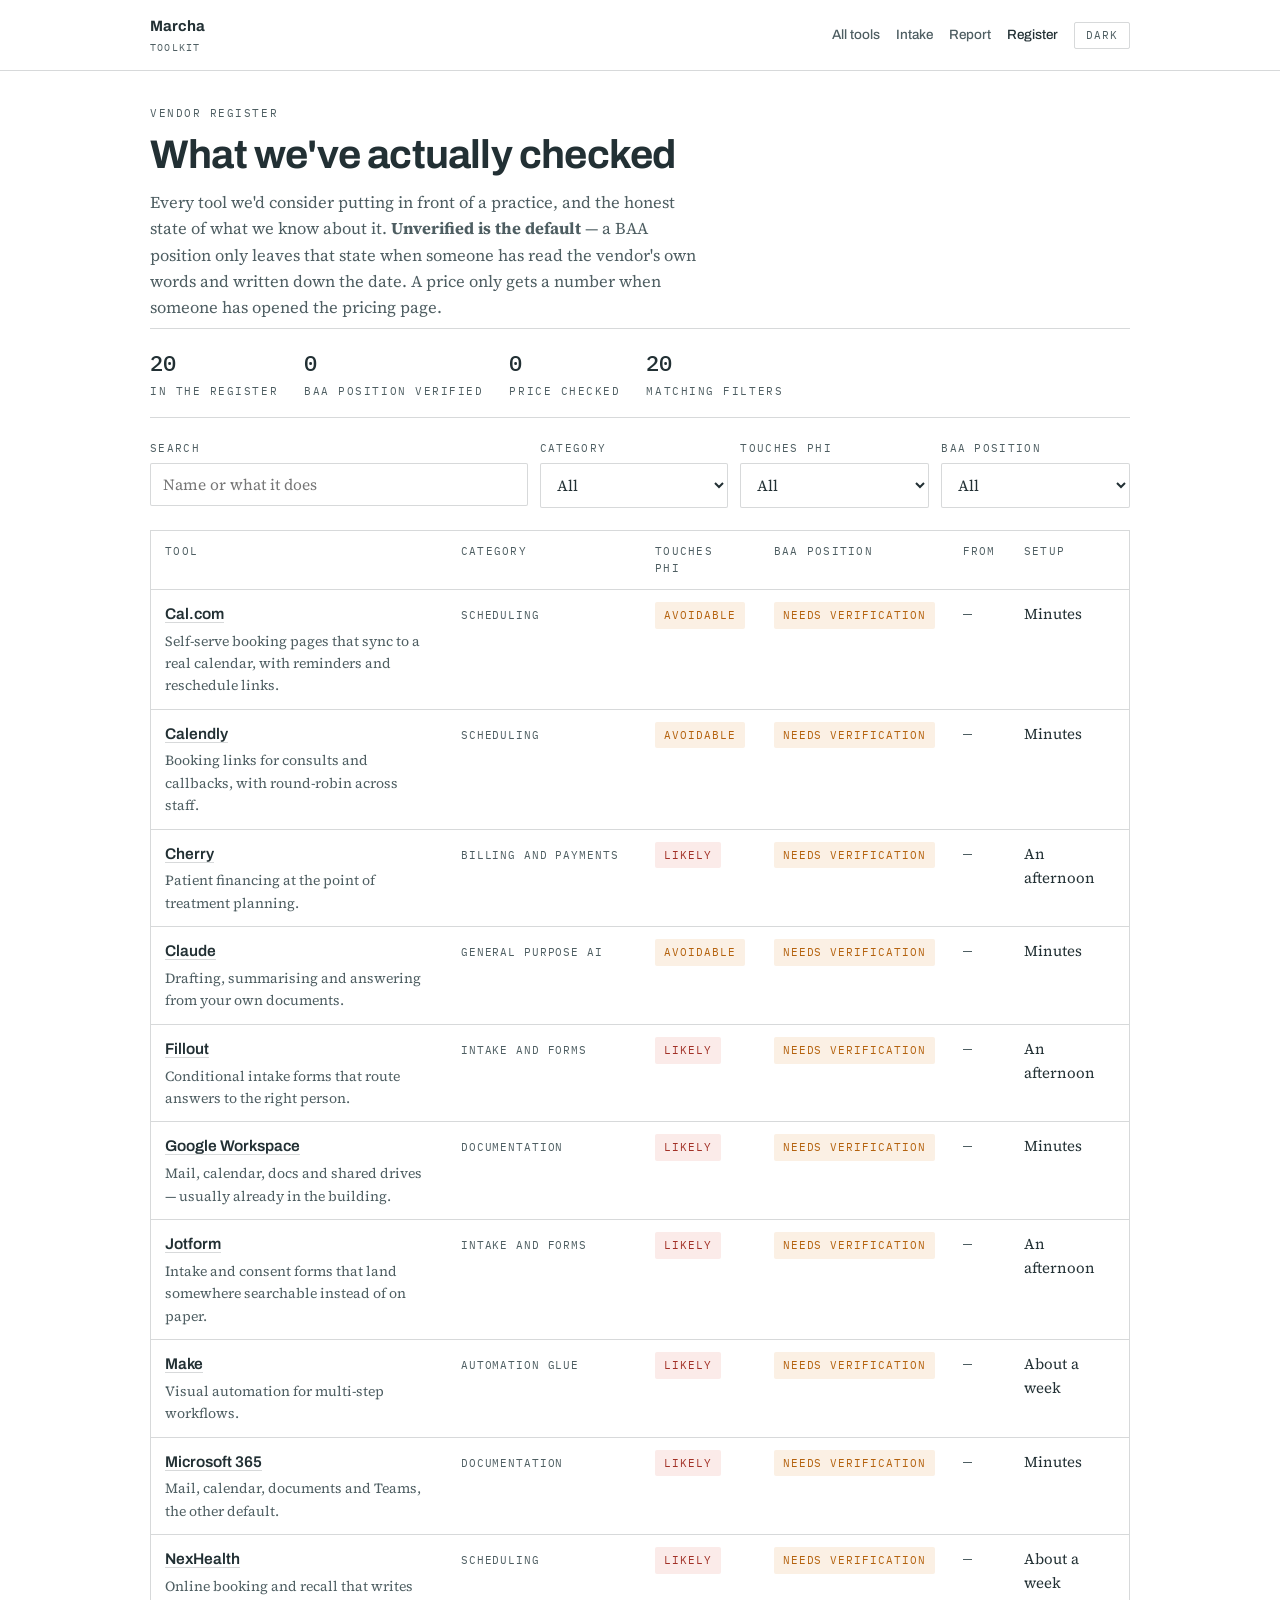
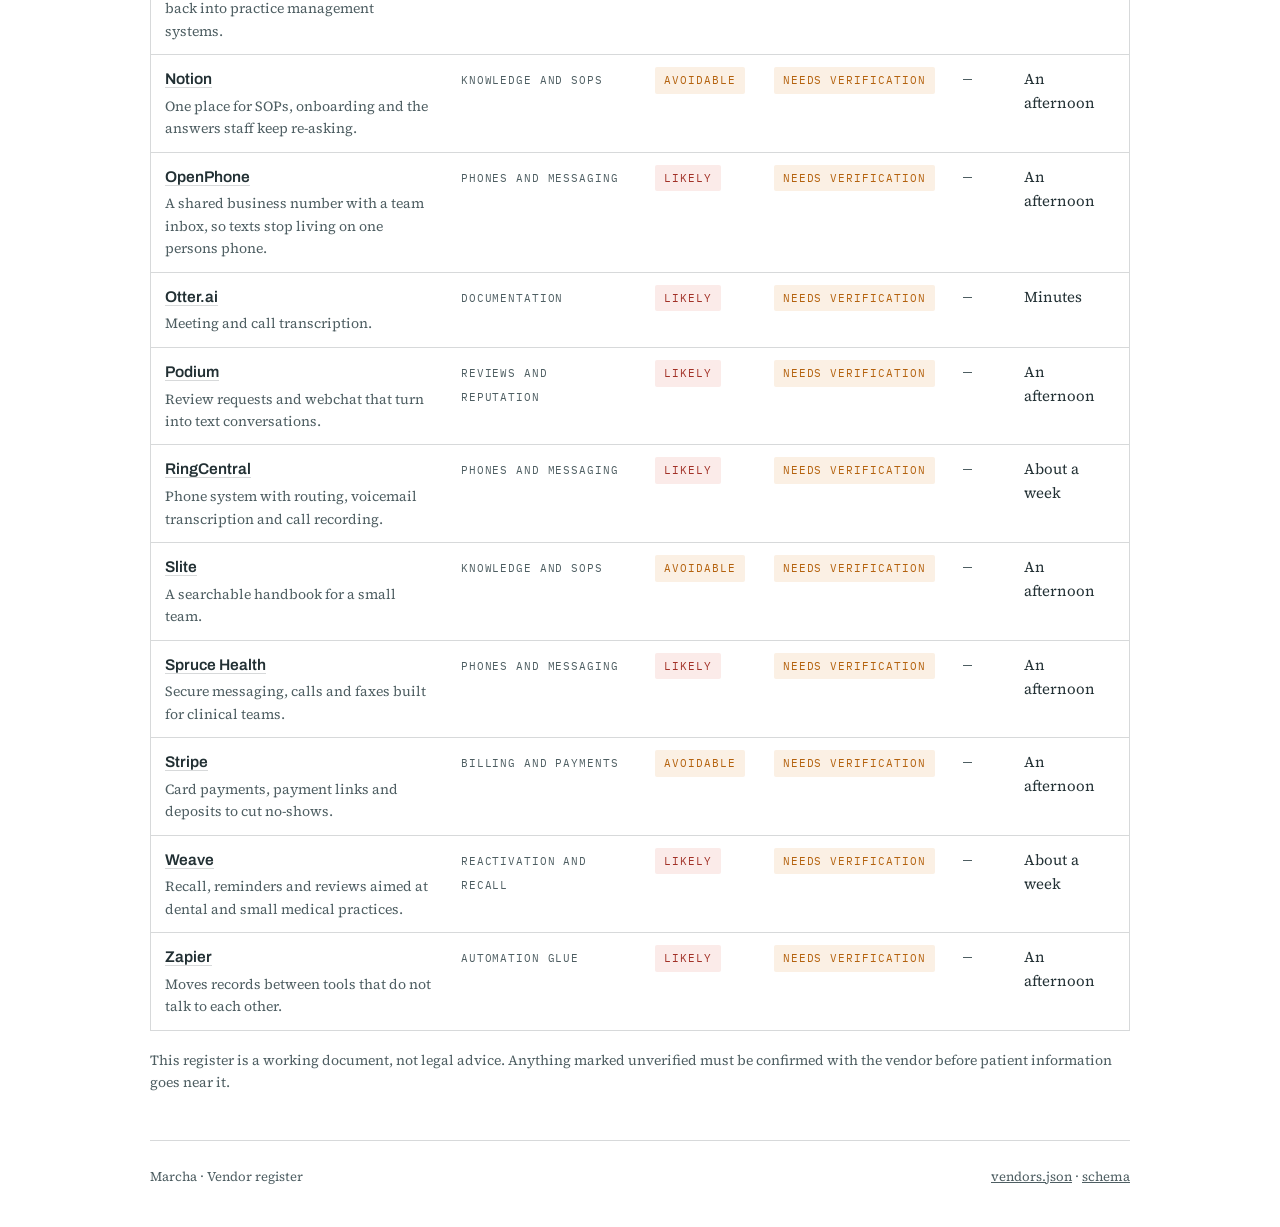
<file: tools/vendors/index.html>
<!DOCTYPE html>
<html lang="en">
<head>
<meta charset="utf-8">
<meta name="viewport" content="width=device-width, initial-scale=1">
<title>Vendor register — Marcha</title>
<meta name="description" content="The tools we consider recommending to practices, and what we have actually verified about each one — including whether the vendor will sign a BAA.">
<meta name="robots" content="noindex">
<link rel="preconnect" href="https://fonts.googleapis.com">
<link rel="preconnect" href="https://fonts.gstatic.com" crossorigin>
<link rel="stylesheet" href="https://fonts.googleapis.com/css2?family=Archivo:wght@500;600;700&family=Source+Serif+4:opsz,wght@8..60,400;8..60,600&family=IBM+Plex+Mono:wght@400;500&display=swap">
<link rel="stylesheet" href="../../assets/toolkit.css">
<style>
  .filters{display:grid;grid-template-columns:2fr 1fr 1fr 1fr;gap:12px;margin-block:22px}
  @media (max-width:800px){ .filters{grid-template-columns:1fr 1fr} }
  @media (max-width:520px){ .filters{grid-template-columns:1fr} }
  .tally{display:flex;gap:26px;flex-wrap:wrap;padding:16px 0;border-block:1px solid var(--rule);margin-bottom:22px}
  .tally div{display:flex;flex-direction:column;gap:3px}
  .tally b{font-family:var(--mono);font-size:22px;font-weight:500;font-variant-numeric:tabular-nums}
  .vname{font-family:var(--display);font-weight:600;font-size:15.5px}
  .vname a{text-decoration:none;border-bottom:1px solid var(--rule)}
  .vwhat{font-size:14px;color:var(--ink-soft);margin-top:3px;max-width:44ch}
  .cat{font-family:var(--mono);font-size:11px;color:var(--ink-soft);text-transform:uppercase;letter-spacing:.08em}
  .src{font-family:var(--mono);font-size:11px;color:var(--ink-soft);margin-top:5px;display:block}
</style>
</head>
<body>
<a class="skip" href="#main">Skip to content</a>

<header class="top">
  <div class="top-in">
    <a class="brand" href="../../">Marcha<small>Toolkit</small></a>
    <nav>
      <a href="../">All tools</a>
      <a href="../intake/">Intake</a>
      <a href="../report/">Report</a>
      <a href="./" aria-current="page">Register</a>
      <button class="icon-btn" type="button" data-theme-toggle aria-label="Switch colour theme">Theme</button>
    </nav>
  </div>
</header>

<div class="wrap">
<main id="main">
  <div style="padding-block:34px 6px">
    <div class="label">Vendor register</div>
    <h1 style="margin-block:10px 14px">What we've actually checked</h1>
    <p class="muted" style="max-width:62ch">Every tool we'd consider putting in front of a practice, and the honest state of what we know about it. <strong>Unverified is the default</strong> — a BAA position only leaves that state when someone has read the vendor's own words and written down the date. A price only gets a number when someone has opened the pricing page.</p>
  </div>

  <div class="tally" aria-live="polite">
    <div><b data-t-total>—</b><span class="label">In the register</span></div>
    <div><b data-t-verified>—</b><span class="label">BAA position verified</span></div>
    <div><b data-t-priced>—</b><span class="label">Price checked</span></div>
    <div><b data-t-showing>—</b><span class="label">Matching filters</span></div>
  </div>

  <div class="filters no-print">
    <div class="field">
      <label for="q">Search</label>
      <input type="search" id="q" data-q placeholder="Name or what it does">
    </div>
    <div class="field">
      <label for="cat">Category</label>
      <select id="cat" data-cat><option value="">All</option></select>
    </div>
    <div class="field">
      <label for="phi">Touches PHI</label>
      <select id="phi" data-phi>
        <option value="">All</option>
        <option value="likely">Likely</option>
        <option value="avoidable">Avoidable</option>
        <option value="none">No</option>
      </select>
    </div>
    <div class="field">
      <label for="baa">BAA position</label>
      <select id="baa" data-baa>
        <option value="">All</option>
        <option value="unverified">Unverified</option>
        <option value="offered">Offered</option>
        <option value="offered_on_tier">Offered on a tier</option>
        <option value="not_offered">Not offered</option>
      </select>
    </div>
  </div>

  <div class="table-wrap">
    <table class="data">
      <thead>
        <tr>
          <th scope="col">Tool</th>
          <th scope="col">Category</th>
          <th scope="col">Touches PHI</th>
          <th scope="col">BAA position</th>
          <th scope="col">From</th>
          <th scope="col">Setup</th>
        </tr>
      </thead>
      <tbody data-rows></tbody>
    </table>
    <div class="empty" data-empty hidden>Nothing matches those filters.</div>
  </div>

  <p class="small muted" style="margin-top:18px">This register is a working document, not legal advice. Anything marked unverified must be confirmed with the vendor before patient information goes near it.</p>
</main>

<footer class="foot">
  <p>Marcha · Vendor register</p>
  <p><a href="../../data/vendors.json">vendors.json</a> · <a href="../../data/vendors.schema.json">schema</a></p>
</footer>
</div>

<script src="../../assets/toolkit.js"></script>
<script>
(function () {
  "use strict";
  FC.initTheme();

  var rowsEl = document.querySelector("[data-rows]");
  var emptyEl = document.querySelector("[data-empty]");
  var qEl = document.querySelector("[data-q]");
  var catEl = document.querySelector("[data-cat]");
  var phiEl = document.querySelector("[data-phi]");
  var baaEl = document.querySelector("[data-baa]");
  var vendors = [];

  var BAA_LABEL = {
    unverified: ["Needs verification", "badge-warn"],
    offered: ["BAA offered", "badge-ok"],
    offered_on_tier: ["BAA on a tier", "badge-ok"],
    not_offered: ["No BAA", "badge-no"]
  };
  var PHI_LABEL = {
    likely: ["Likely", "badge-no"],
    avoidable: ["Avoidable", "badge-warn"],
    none: ["No", "badge-plain"]
  };
  var EFFORT_LABEL = {
    "minutes": "Minutes",
    "an-afternoon": "An afternoon",
    "a-week": "About a week",
    "needs-a-developer": "Needs a developer"
  };
  function titleCase(s) {
    return String(s).replace(/-/g, " ").replace(/\b\w/g, function (c) { return c.toUpperCase(); });
  }
  function badge(pair) {
    return '<span class="badge ' + pair[1] + '">' + FC.esc(pair[0]) + "</span>";
  }

  function render() {
    var q = (qEl.value || "").trim().toLowerCase();
    var list = vendors.filter(function (v) {
      if (catEl.value && v.category !== catEl.value) return false;
      if (phiEl.value && v.phi_exposure !== phiEl.value) return false;
      if (baaEl.value && v.baa.status !== baaEl.value) return false;
      var hay = (v.name + " " + v.what_it_does + " " + v.category.replace(/-/g, " ")).toLowerCase();
      if (q && hay.indexOf(q) === -1) return false;
      return true;
    });

    document.querySelector("[data-t-showing]").textContent = String(list.length);
    rowsEl.innerHTML = list.map(function (v) {
      var baa = BAA_LABEL[v.baa.status] || BAA_LABEL.unverified;
      var src = "";
      if (v.baa.source_url && v.baa.verified_on) {
        src = '<span class="src">verified ' + FC.esc(v.baa.verified_on) +
              ' · <a href="' + FC.esc(v.baa.source_url) + '" rel="noopener noreferrer" target="_blank">source</a></span>';
      }
      var tier = v.baa.tier ? '<span class="src">tier: ' + FC.esc(v.baa.tier) + "</span>" : "";
      var price = typeof v.pricing.from_usd_month === "number"
        ? FC.money(v.pricing.from_usd_month) + "/mo"
        : '<span class="muted">—</span>';
      return "<tr>" +
        '<td><div class="vname"><a href="' + FC.esc(v.url) + '" rel="noopener noreferrer" target="_blank">' + FC.esc(v.name) + "</a></div>" +
        '<div class="vwhat">' + FC.esc(v.what_it_does) + "</div></td>" +
        '<td><span class="cat">' + FC.esc(titleCase(v.category)) + "</span></td>" +
        "<td>" + badge(PHI_LABEL[v.phi_exposure] || PHI_LABEL.none) + "</td>" +
        "<td>" + badge(baa) + tier + src + "</td>" +
        '<td class="num">' + price + "</td>" +
        "<td>" + FC.esc(EFFORT_LABEL[v.setup && v.setup.effort] || "—") + "</td>" +
        "</tr>";
    }).join("");
    emptyEl.hidden = list.length > 0;
  }

  fetch("../../data/vendors.json")
    .then(function (r) {
      if (!r.ok) throw new Error("HTTP " + r.status);
      return r.json();
    })
    .then(function (data) {
      vendors = data.vendors || [];
      vendors.sort(function (a, b) { return a.name.localeCompare(b.name); });

      document.querySelector("[data-t-total]").textContent = String(vendors.length);
      document.querySelector("[data-t-verified]").textContent =
        String(vendors.filter(function (v) { return v.baa.status !== "unverified"; }).length);
      document.querySelector("[data-t-priced]").textContent =
        String(vendors.filter(function (v) { return typeof v.pricing.from_usd_month === "number"; }).length);

      var cats = vendors.map(function (v) { return v.category; })
        .filter(function (c, i, a) { return a.indexOf(c) === i; }).sort();
      cats.forEach(function (c) {
        var o = document.createElement("option");
        o.value = c; o.textContent = titleCase(c);
        catEl.appendChild(o);
      });

      [qEl, catEl, phiEl, baaEl].forEach(function (el) { el.addEventListener("input", render); });
      render();
    })
    .catch(function (e) {
      rowsEl.innerHTML = "";
      emptyEl.hidden = false;
      emptyEl.innerHTML = "Couldn't load the register (" + FC.esc(e.message) + ").<br>" +
        '<span class="small">If you opened this file directly, serve the folder instead: <code>python3 -m http.server</code></span>';
    });
})();
</script>
</body>
</html>
</file>
<file: styles.css>
/* Marcha — scene system
   Canvas #FFFFFF · ink #223034 · accent #FF5A1F · body #333 */

:root {
  --canvas: #FFFFFF;
  --ink: #223034;
  --accent: #FF5A1F;
  --accent-hot: #FF8A55;
  --body: #333333;
  --white: #ffffff;
  --wash: #E7F1F4;
  --line: rgba(34, 48, 52, 0.14);
  --line-strong: rgba(34, 48, 52, 0.24);
  --ink-50: rgba(34, 48, 52, 0.55);
  --nav-h: 78px;
  --gutter: clamp(1.25rem, 4vw, 4.25rem);
  --rail-clear: 0px;
  --section-y: clamp(4rem, 6.5vh, 5.75rem);
  --display: "Barlow Condensed", "Arial Narrow", Impact, sans-serif;
  --sans: "Barlow", "Helvetica Neue", Arial, sans-serif;
  --ease: cubic-bezier(0.22, 1, 0.36, 1);
  --ease-micro: cubic-bezier(0.16, 1, 0.3, 1);
  --shadow:
    0 1px 1px rgba(34, 48, 52, 0.06),
    0 14px 28px rgba(34, 48, 52, 0.08),
    0 36px 64px rgba(34, 48, 52, 0.12);
  --shadow-hot:
    0 1px 1px rgba(34, 48, 52, 0.06),
    0 16px 32px rgba(34, 48, 52, 0.1),
    0 28px 56px rgba(255, 90, 31, 0.28);
}

*, *::before, *::after { box-sizing: border-box; }
html { scroll-behavior: smooth; scroll-padding-top: calc(var(--nav-h) + 12px); }
html.reduce { scroll-behavior: auto; }
body {
  margin: 0;
  background: var(--canvas);
  color: var(--body);
  font-family: var(--sans);
  font-size: 16px;
  line-height: 1.55;
  -webkit-font-smoothing: antialiased;
}
img, svg { display: block; max-width: 100%; }
a { color: inherit; text-decoration: none; }
button, input, select, textarea { font: inherit; color: inherit; }
button { cursor: pointer; border: 0; background: none; }
ul, ol { margin: 0; padding: 0; list-style: none; }
h1, h2, h3, p { margin: 0; }
::selection { background: rgba(255, 90, 31, 0.22); color: var(--ink); }

.skip {
  position: fixed;
  left: 12px;
  top: 12px;
  transform: translateY(-160%);
  background: var(--ink);
  color: var(--white);
  padding: 0.7rem 1rem;
  z-index: 800;
}
.skip:focus,
.skip:focus-visible {
  transform: none;
  outline: 2px solid var(--accent);
  outline-offset: 3px;
}
:focus-visible { outline: 2px solid var(--accent); outline-offset: 3px; }
.cta:focus-visible,
.btn-solid:focus-visible,
.nav-toggle:focus-visible,
.acc summary:focus-visible,
.scene-launcher:focus-visible {
  outline: 2px solid var(--accent);
  outline-offset: 3px;
}

.wrap {
  width: min(1180px, calc(100% - var(--gutter) - max(var(--gutter), var(--rail-clear))));
  margin-left: max(var(--gutter), var(--rail-clear));
  margin-right: var(--gutter);
}

.grain {
  display: none;
  background-image: url("data:image/svg+xml;utf8,<svg xmlns='http://www.w3.org/2000/svg' width='180' height='180'><filter id='n'><feTurbulence type='fractalNoise' baseFrequency='0.8' numOctaves='2' stitchTiles='stitch'/></filter><rect width='100%25' height='100%25' filter='url(%23n)' opacity='0.65'/></svg>");
}

/* type */
.display {
  font-family: var(--display);
  font-weight: 800;
  text-transform: uppercase;
  letter-spacing: -0.015em;
  line-height: 0.84;
  color: var(--ink);
  text-wrap: balance;
}
.display-xl { font-size: clamp(5.2rem, 14vw, 11.5rem); }
.display-lg { font-size: clamp(3.4rem, 7vw, 6.4rem); }
.display-md { font-size: clamp(2.6rem, 5.2vw, 4.6rem); line-height: 0.9; }
.display-sm { font-size: clamp(2.1rem, 3.6vw, 3.3rem); line-height: 0.92; }
.display.light, .eyebrow.light { color: var(--white); }
.eyebrow {
  font-family: var(--display);
  font-weight: 600;
  letter-spacing: 0.14em;
  text-transform: uppercase;
  font-size: 0.95rem;
  color: var(--ink-50);
  margin-bottom: 0.85rem;
}
.lede { font-size: 1.05rem; max-width: 46ch; margin-top: 1rem; }
.lede + .lede { margin-top: 0.75rem; }
.lede strong, .ocard strong, .acc strong { color: var(--ink); font-weight: 600; }

/* CTAs — underline draws, arrow nudges */
.cta {
  display: inline-flex;
  align-items: center;
  gap: 0.4em;
  margin-top: 1.4rem;
  font-family: var(--display);
  font-weight: 700;
  font-size: 1.35rem;
  letter-spacing: 0.06em;
  text-transform: uppercase;
  color: var(--accent);
  position: relative;
  transition: color 0.5s var(--ease);
}
.cta span[aria-hidden] {
  display: inline-block;
  transition: transform 0.3s var(--ease-micro);
}
.cta::after {
  content: "";
  position: absolute;
  left: 0;
  bottom: -3px;
  width: 100%;
  height: 2px;
  background: currentColor;
  transform: scaleX(0);
  transform-origin: left center;
  transition: transform 0.5s var(--ease);
}
.cta:hover span[aria-hidden],
.cta:focus-visible span[aria-hidden] { transform: translateX(6px); }
.cta:hover::after,
.cta:focus-visible::after { transform: scaleX(1); }
.cta-lg { font-size: clamp(1.55rem, 2.4vw, 2.05rem); }
.nav-cta { margin-top: 0; font-size: 1.05rem; white-space: nowrap; }
.hero-next { margin-top: 0.85rem; }
.hero-next a {
  display: inline-flex;
  align-items: center;
  min-height: 44px;
  font-family: var(--display);
  font-weight: 600;
  letter-spacing: 0.08em;
  text-transform: uppercase;
  font-size: 1rem;
  color: var(--ink);
  transition: color 0.5s var(--ease);
}
.hero-next a:hover,
.hero-next a:focus-visible { color: var(--accent); }

.btn-solid {
  width: 100%;
  margin-top: 0.4rem;
  padding: 0.95rem 1.2rem;
  background: var(--accent);
  color: var(--white);
  font-family: var(--display);
  font-weight: 700;
  font-size: 1.2rem;
  letter-spacing: 0.08em;
  text-transform: uppercase;
  border-radius: 2px;
  transition: transform 0.3s var(--ease-micro), box-shadow 0.5s var(--ease), background 0.5s var(--ease);
}
.btn-solid:hover, .btn-solid:focus-visible {
  background: var(--accent-hot);
  transform: translateY(-2px);
  box-shadow: var(--shadow-hot);
}
.btn-solid:disabled,
.btn-solid:disabled:hover,
.btn-solid:disabled:focus-visible {
  opacity: 0.55;
  transform: none;
  box-shadow: none;
  cursor: progress;
}

.lift {
  transition: transform 0.45s var(--ease), box-shadow 0.5s var(--ease);
}
.lift:hover {
  transform: translateY(-10px);
  box-shadow: var(--shadow-hot);
}

/* loader */
.loader {
  position: fixed;
  inset: 0;
  z-index: 600;
  background: var(--ink);
  display: grid;
  place-items: center;
  transform: translateY(0);
}
.loader.is-done {
  transform: translateY(-105%);
  transition: transform 0.9s cubic-bezier(0.76, 0, 0.24, 1);
}
.loader-ring {
  stroke-dasharray: 226;
  stroke-dashoffset: 226;
  transform-origin: 40px 40px;
  animation: ring 1.4s ease forwards;
}
@keyframes ring { to { stroke-dashoffset: 0; } }
.loader-mark path { opacity: 0; animation: mark-in 0.55s ease 0.5s forwards; }
@keyframes mark-in { to { opacity: 1; } }

/* header */
.header {
  position: fixed;
  top: 0; left: 0; right: 0;
  z-index: 100;
  height: var(--nav-h);
  background: var(--canvas);
  overflow: visible;
  transition: box-shadow 0.3s var(--ease-micro);
}
.header.scrolled { box-shadow: 0 1px 0 var(--line-strong); }
.header-bar {
  display: flex;
  align-items: center;
  height: var(--nav-h);
  padding-inline: var(--gutter);
  position: relative;
}
.logo {
  display: inline-flex;
  align-items: center;
  gap: 0.55rem;
  color: var(--ink);
  width: 190px;
  flex: none;
}
.logo-word {
  font-family: var(--display);
  font-weight: 700;
  letter-spacing: 0.08em;
  text-transform: uppercase;
  font-size: 1.45rem;
}
.nav-panel { display: contents; }
.nav-links {
  flex: 1;
  display: flex;
  justify-content: center;
  align-items: center;
  gap: clamp(0.85rem, 1.7vw, 1.7rem);
}
.nav-links { overflow: visible; }
.nav-links > li { position: relative; }
.has-sub { padding-bottom: 14px; margin-bottom: -14px; }
.nav-links a {
  font-family: var(--display);
  font-weight: 600;
  font-size: 1.05rem;
  letter-spacing: 0.08em;
  text-transform: uppercase;
  color: var(--ink);
  padding: 0.35rem 0;
  position: relative;
  transition: color 0.5s var(--ease);
}
.nav-links > li > a::after {
  content: "";
  position: absolute;
  left: 0; right: 0; bottom: 0;
  height: 2px;
  background: var(--accent);
  transform: scaleX(0);
  transform-origin: left center;
  transition: transform 0.5s var(--ease);
}
.nav-links > li > a:hover,
.nav-links > li > a:focus-visible,
.nav-links > li > a.is-active { color: var(--accent); }
.nav-links > li > a:hover::after,
.nav-links > li > a:focus-visible::after,
.nav-links > li > a.is-active::after { transform: scaleX(1); }
.nav-cta {
  width: 200px;
  display: flex;
  justify-content: flex-end;
}

.sub-clip {
  position: absolute;
  top: 100%;
  left: 50%;
  transform: translateX(-50%);
  min-width: 210px;
  padding-top: 8px;
  background: transparent;
  z-index: 40;
  overflow: hidden;
  pointer-events: none;
  clip-path: inset(0 0 100% 0);
  transition: clip-path 0.45s var(--ease);
}
.sub-clip::before {
  content: "";
  position: absolute;
  left: 12px;
  right: 12px;
  top: 8px;
  bottom: 0;
  background: var(--white);
  box-shadow: var(--shadow);
  border-radius: 2px;
}
.has-sub:hover .sub-clip,
.has-sub:focus-within .sub-clip,
.has-sub.is-open .sub-clip {
  clip-path: inset(0 0 0 0);
  pointer-events: auto;
}
.sub-clip a {
  position: relative;
  display: block;
  padding: 0.7rem 1rem;
  color: var(--ink);
  opacity: 0;
  transform: translateY(12px);
  transition: color 0.5s var(--ease), transform 0.3s var(--ease-micro), opacity 0.3s var(--ease-micro);
}
.has-sub:hover .sub-clip a,
.has-sub:focus-within .sub-clip a,
.has-sub.is-open .sub-clip a { opacity: 1; transform: translateY(0); }
.sub-clip a:nth-child(2) { transition-delay: 0.04s; }
.sub-clip a:nth-child(3) { transition-delay: 0.08s; }
.sub-clip a:nth-child(4) { transition-delay: 0.12s; }
.sub-clip a:hover,
.sub-clip a:focus-visible { color: var(--accent); transform: translateX(4px); }

.nav-toggle {
  display: none;
  width: 44px;
  height: 44px;
  flex-direction: column;
  justify-content: center;
  align-items: center;
  gap: 6px;
  margin-left: auto;
}
.nav-toggle span {
  display: block;
  width: 22px;
  height: 2px;
  background: var(--ink);
  transition: transform 0.3s var(--ease), opacity 0.2s;
}
.nav-toggle[aria-expanded="true"] span:first-child { transform: translateY(4px) rotate(45deg); }
.nav-toggle[aria-expanded="true"] span:last-child { transform: translateY(-4px) rotate(-45deg); }

/* rail + scroll controls */
.rail {
  position: fixed;
  left: 28px;
  top: 22vh;
  height: 38vh;
  width: 2px;
  background: rgba(34, 48, 52, 0.16);
  z-index: 90;
}
.rail-seg {
  position: absolute;
  left: -1px;
  top: 0;
  width: 4px;
  height: 72px;
  border-radius: 2px;
  background: var(--accent);
  box-shadow: 0 0 0 4px rgba(255, 90, 31, 0.16);
  will-change: transform;
}
@media (min-width: 1041px) {
  :root { --rail-clear: 10.75rem; }
}
.rail-name {
  position: fixed;
  left: 44px;
  top: 22vh;
  z-index: 90;
  margin: 0;
  font-family: var(--display);
  font-weight: 700;
  letter-spacing: 0.14em;
  text-transform: uppercase;
  font-size: 0.68rem;
  color: var(--ink);
  pointer-events: none;
}
.scroll-nav {
  position: fixed;
  left: 14px;
  bottom: 28px;
  z-index: 90;
  display: flex;
  flex-direction: column;
  gap: 8px;
}
.scroll-nav button {
  width: 36px;
  height: 36px;
  border-radius: 50%;
  border: 1.5px solid var(--accent);
  color: var(--accent);
  display: grid;
  place-items: center;
  background: rgba(255, 255, 255, 0.85);
  transition: background 0.3s var(--ease-micro), color 0.3s var(--ease-micro), transform 0.3s var(--ease-micro);
}
.scroll-nav button:hover {
  background: var(--accent);
  color: var(--white);
  transform: translateY(-2px);
}
.scroll-nav button[disabled] { opacity: 0.35; transform: none; }

.scene-launcher {
  position: fixed;
  right: 22px;
  top: 46vh;
  z-index: 90;
  width: 54px;
  height: 54px;
  border-radius: 50%;
  background: var(--accent);
  display: none;
  flex-direction: column;
  justify-content: center;
  align-items: center;
  gap: 4px;
  box-shadow: 0 10px 24px rgba(255, 90, 31, 0.35);
  opacity: 0;
  transform: scale(0.7);
  pointer-events: none;
  transition: opacity 0.3s var(--ease-micro), transform 0.3s var(--ease-micro);
}
.scene-launcher.is-on {
  display: flex;
  opacity: 1;
  transform: none;
  pointer-events: auto;
}
.scene-launcher span {
  display: block;
  width: 16px;
  height: 1.5px;
  background: var(--white);
}
.scene-menu {
  position: fixed;
  right: 88px;
  top: 46vh;
  z-index: 90;
  width: 210px;
  background: var(--white);
  box-shadow: var(--shadow);
  overflow: hidden;
  clip-path: inset(0 0 100% 0);
  transition: clip-path 0.5s var(--ease);
}
.scene-menu.is-open { clip-path: inset(0 0 0 0); }
.scene-menu a {
  display: flex;
  align-items: center;
  min-height: 44px;
  padding: 0.65rem 1rem;
  font-family: var(--display);
  font-weight: 600;
  letter-spacing: 0.08em;
  text-transform: uppercase;
  color: var(--ink);
  transition: color 0.5s var(--ease), transform 0.3s var(--ease-micro);
}
.scene-menu a:hover { color: var(--accent); transform: translateX(4px); }

/* reveals */
html.js .reveal {
  opacity: 0;
  transform: translateY(28px);
  filter: blur(6px);
  transition: opacity 0.7s var(--ease), transform 0.7s var(--ease), filter 0.7s var(--ease);
}
html.js .reveal.in {
  opacity: 1;
  transform: none;
  filter: none;
}
.hero-copy-in .reveal:nth-child(1) { transition-delay: 0.05s; }
.hero-copy-in .reveal:nth-child(2) { transition-delay: 0.12s; }
.hero-copy-in .reveal:nth-child(3) { transition-delay: 0.2s; }
.hero-copy-in .reveal:nth-child(4) { transition-delay: 0.28s; }
.hero-copy-in .reveal:nth-child(5) { transition-delay: 0.36s; }
.hero-copy-in .reveal:nth-child(6) { transition-delay: 0.44s; }
html.reduce .reveal { opacity: 1; transform: none; filter: none; }

/* hero */
.hero {
  min-height: 100svh;
  display: flex;
  align-items: center;
  padding: calc(var(--nav-h) + 1.5rem) 0 2.5rem;
  overflow: hidden;
  position: relative;
}
.hero-grid {
  width: min(1280px, calc(100% - var(--gutter) - max(var(--gutter), var(--rail-clear))));
  margin-left: max(var(--gutter), var(--rail-clear));
  margin-right: var(--gutter);
  display: grid;
  grid-template-columns: minmax(0, 1.05fr) minmax(320px, 0.95fr);
  gap: clamp(1.5rem, 4vw, 4rem);
  align-items: center;
}
.hero-copy {
  display: grid;
  grid-template-columns: 12px 1fr;
  gap: 1.35rem;
  position: relative;
  z-index: 2;
}
.hero-track {
  position: relative;
  width: 2px;
  background: var(--line-strong);
  justify-self: center;
}
.hero-track span {
  position: absolute;
  top: 0; left: 0;
  width: 100%;
  height: 78px;
  background: var(--accent);
}
.hero-kicker {
  font-family: var(--display);
  font-weight: 600;
  letter-spacing: 0.12em;
  text-transform: uppercase;
  color: var(--ink);
  font-size: 1rem;
  margin: -0.35rem 0 0.85rem;
}
.hero h1 { font-size: clamp(4.1rem, 7.3vw, 7.15rem); }
.hero-rule { margin-top: 1.35rem; max-width: 28rem; }
.hero-rule .rule { display: block; height: 1px; background: var(--line-strong); }
.hero-rule p { text-wrap: balance; }
.hero-rule p, .micro {
  font-family: var(--display);
  font-weight: 600;
  letter-spacing: 0.07em;
  text-transform: uppercase;
  color: var(--ink-50);
  font-size: 1.02rem;
  padding-block: 0.7rem;
}
.micro { padding-top: 0.2rem; max-width: 34ch; }
.hero-sub {
  margin-top: 1.15rem;
  max-width: 36rem;
  font-size: 1.12rem;
  line-height: 1.45;
  color: var(--ink);
  text-wrap: balance;
}
.hero .chips { margin-top: 1.05rem; max-width: 36rem; }
.hero-bridge {
  margin-top: 0.95rem;
  max-width: 34ch;
  color: var(--ink);
  font-size: 1.02rem;
  text-wrap: balance;
}
.turn {
  margin-top: 0.75rem;
  max-width: 18ch;
  font-family: var(--display);
  font-weight: 700;
  text-transform: uppercase;
  letter-spacing: -0.01em;
  line-height: 0.92;
  color: var(--ink);
  font-size: clamp(1.65rem, 2.6vw, 2.35rem);
  text-wrap: balance;
  hyphens: none;
}

.hero-visual {
  position: relative;
  height: min(640px, 74vh);
  min-height: 520px;
}
.orb, .orb-halo, .ground, .back-card, .browser, .hours-badge, .mark-badge {
  position: absolute;
  will-change: transform;
}
.orb-halo {
  width: 128%;
  aspect-ratio: 1;
  right: -34%;
  top: -8%;
  border-radius: 50%;
  background: rgba(255, 90, 31, 0.16);
  transform: translate3d(0, var(--py, 0px), 0);
}
.orb {
  width: 108%;
  aspect-ratio: 1;
  right: -26%;
  top: 2%;
  border-radius: 50%;
  background: radial-gradient(circle at 38% 36%, var(--accent-hot), var(--accent) 58%, var(--accent) 100%);
  box-shadow: 0 30px 70px rgba(255, 90, 31, 0.25);
  transform: translate3d(0, var(--py, 0px), 0) rotate(var(--pr, 0deg)) scale(var(--ps, 1));
}
.ground {
  left: 8%;
  right: 0;
  bottom: 4%;
  height: 42px;
  background: radial-gradient(ellipse at center, rgba(34, 48, 52, 0.22), transparent 70%);
  filter: blur(6px);
}
.back-card {
  z-index: 3;
  left: 0;
  right: auto;
  top: 0;
  width: min(280px, 62%);
  background: var(--white);
  border: 1px solid var(--line);
  border-radius: 16px;
  padding: 1rem 1.05rem 0.9rem;
  box-shadow: var(--shadow);
  overflow: visible;
  transform: rotate(-2deg) translate3d(0, var(--py, 0px), 0);
  transition: transform 0.5s var(--ease), box-shadow 0.5s var(--ease);
}
.back-card:hover {
  transform: rotate(0deg) translate3d(0, calc(var(--py, 0px) - 8px), 0);
  box-shadow: var(--shadow-hot);
}
.back-card ul { display: flex; flex-direction: column; gap: 0.35rem; margin-top: 0.45rem; }
.back-card li {
  position: relative;
  z-index: 1;
  font-size: 0.92rem;
  color: var(--ink);
  padding-bottom: 0.3rem;
  border-bottom: 1px solid var(--line);
  transition: transform 180ms ease, background-color 180ms ease, box-shadow 180ms ease;
}
.back-card-foot {
  margin-top: 0.55rem;
  font-family: var(--display);
  font-weight: 700;
  letter-spacing: 0.08em;
  text-transform: uppercase;
  color: var(--accent);
  font-size: 0.85rem;
}
.browser {
  z-index: 4;
  left: 10%;
  top: auto;
  bottom: 28px;
  width: min(440px, 86%);
  background: var(--white);
  border-radius: 16px;
  overflow: hidden;
  box-shadow:
    0 1px 1px rgba(34, 48, 52, 0.06),
    0 16px 32px rgba(34, 48, 52, 0.1),
    0 40px 70px rgba(34, 48, 52, 0.14);
  transform: rotate(-2.2deg) translate3d(0, var(--py, 0px), 0);
  transition: transform 0.5s var(--ease), box-shadow 0.5s var(--ease);
}
.browser:hover {
  transform: rotate(0deg) translate3d(0, calc(var(--py, 0px) - 10px), 0) scale(1.015);
  box-shadow: var(--shadow-hot);
}
.browser-chrome {
  display: flex;
  align-items: center;
  gap: 0.7rem;
  padding: 0.6rem 0.85rem;
  background: var(--ink);
  color: rgba(255, 255, 255, 0.72);
}
.traffic { display: flex; gap: 5px; }
.traffic i {
  width: 8px; height: 8px; border-radius: 50%; display: block;
  background: rgba(255, 255, 255, 0.35);
}
.traffic i:nth-child(1) { background: #ff5f57; }
.traffic i:nth-child(2) { background: #febc2e; }
.traffic i:nth-child(3) { background: #28c840; }
.browser-url { font-size: 0.72rem; letter-spacing: 0.02em; }
.browser-screen { padding: 1rem 1.05rem 1.05rem; background: var(--white); position: relative; }
.mock-kicker {
  font-family: var(--display);
  font-weight: 600;
  letter-spacing: 0.12em;
  text-transform: uppercase;
  font-size: 0.72rem;
  color: var(--ink-50);
}
.browser-screen h2, .sheet h3 {
  font-family: var(--display);
  font-weight: 700;
  text-transform: uppercase;
  letter-spacing: 0.02em;
  color: var(--ink);
  font-size: 1.45rem;
  line-height: 0.95;
  margin: 0.25rem 0 0.75rem;
}
.mock-rows { display: flex; flex-direction: column; gap: 0.4rem; }
.mock-rows li {
  position: relative;
  z-index: 1;
  display: grid;
  grid-template-columns: 1.1fr 1fr auto;
  gap: 0.4rem;
  align-items: center;
  background: var(--wash);
  border-radius: 8px;
  padding: 0.55rem 0.65rem;
  color: var(--ink);
  font-size: 0.82rem;
  transition: transform 0.3s var(--ease-micro), background 0.3s var(--ease-micro), box-shadow 0.3s var(--ease-micro);
}
.sheet:hover .mock-rows li { background: var(--white); box-shadow: 0 8px 16px rgba(34, 48, 52, 0.08); }
.sheet:hover .mock-rows li:nth-child(1) { transform: translateX(4px); }
.sheet:hover .mock-rows li:nth-child(2) { transform: translateX(4px); transition-delay: 0.04s; }
.sheet:hover .mock-rows li:nth-child(3) { transform: translateX(4px); transition-delay: 0.08s; }
@media (hover: hover) and (pointer: fine) {
  .browser .mock-rows li {
    transition: transform 180ms ease, background-color 180ms ease, box-shadow 180ms ease;
  }
  .browser .mock-rows li:hover,
  .back-card li:hover {
    z-index: 3;
    transform: translateY(-3px) scale(1.025);
    box-shadow: 0 6px 14px rgba(34, 48, 52, 0.12);
  }
  .browser .mock-rows li:hover { background: #d5e4ea; }
  .back-card li:hover { background: rgba(34, 48, 52, 0.04); }
}
@media (prefers-reduced-motion: reduce) {
  .browser .mock-rows li:hover,
  .back-card li:hover { transform: none; }
}
.mock-rows b { font-family: var(--display); font-size: 0.95rem; letter-spacing: 0.03em; color: var(--ink); }
.mock-rows b.plus { color: var(--accent); }
.mock-mid { color: var(--ink-50); text-align: right; }
.mock-foot {
  display: flex;
  justify-content: space-between;
  gap: 0.5rem;
  margin-top: 0.7rem;
  font-size: 0.75rem;
  color: var(--ink-50);
  text-transform: uppercase;
  letter-spacing: 0.06em;
  font-family: var(--display);
  font-weight: 600;
}
.mock-foot b { color: var(--accent); font-weight: 700; }
.hours-badge {
  z-index: 5;
  right: 0;
  top: 58px;
  bottom: auto;
  width: 148px;
  background: var(--white);
  border-radius: 14px;
  padding: 0.85rem 0.9rem 0.95rem;
  box-shadow: var(--shadow);
  transform: rotate(-3deg) translate3d(0, var(--py, 0px), 0);
}
.hours-badge p, .hours-badge span, .price-card p, .price-card span {
  font-family: var(--display);
  letter-spacing: 0.1em;
  text-transform: uppercase;
  font-size: 0.72rem;
  font-weight: 600;
  color: var(--ink-50);
}
.hours-badge strong {
  display: block;
  margin: 0.15rem 0;
  font-family: var(--display);
  font-weight: 800;
  font-size: 2.4rem;
  line-height: 0.85;
  color: var(--ink);
}
.mark-badge {
  z-index: 5;
  right: 6%;
  top: 0;
  filter: drop-shadow(0 10px 16px rgba(34, 48, 52, 0.18));
  transform: translate3d(0, var(--py, 0px), 0);
}

/* trust */
.trust {
  display: flex;
  align-items: center;
  gap: clamp(1rem, 3vw, 2.5rem);
  width: min(1180px, calc(100% - 2 * var(--gutter)));
  margin: 0 auto 1.5rem;
  padding: 1.25rem 0 0.5rem;
  flex-wrap: wrap;
}
.trust p {
  flex: 0 0 auto;
  font-family: var(--display);
  font-weight: 500;
  letter-spacing: 0.08em;
  text-transform: uppercase;
  font-size: 1rem;
  line-height: 1.2;
  color: var(--ink-50);
}
.trust p span {
  display: block;
  white-space: nowrap;
}
.trust ul { display: flex; flex-wrap: wrap; gap: clamp(1rem, 3vw, 2.4rem); align-items: center; }
.trust li {
  font-family: var(--display);
  font-weight: 700;
  letter-spacing: 0.04em;
  text-transform: uppercase;
  font-size: clamp(1.4rem, 2.4vw, 2rem);
  color: rgba(34, 48, 52, 0.38);
  cursor: pointer;
  transition: color 180ms ease;
}
@media (hover: hover) and (pointer: fine) {
  .trust li:hover,
  .trust li:focus-visible { color: var(--ink); }
}
@media (prefers-reduced-motion: reduce) {
  .trust li { transition: none; }
}

/* problem */
.problem {
  position: relative;
  overflow: hidden;
  min-height: 100svh;
  display: grid;
  align-items: center;
  padding: var(--nav-h) 0 2rem;
}
.problem-short {
  min-height: 0;
  display: block;
  padding: clamp(4.5rem, 12vh, 7.5rem) 0;
}
.problem-short .turn { max-width: 14em; }
.problem-short .lede { max-width: 42ch; font-size: 1.12rem; }
.problem-layout {
  width: min(1280px, calc(100% - var(--gutter) - max(var(--gutter), var(--rail-clear))));
  margin-left: max(var(--gutter), var(--rail-clear));
  margin-right: var(--gutter);
  display: grid;
  grid-template-columns: minmax(0, 0.82fr) minmax(0, 1.18fr);
  gap: 1.5rem;
  align-items: center;
}
.plate {
  position: absolute;
  left: -4vw;
  top: 8%;
  font-family: var(--display);
  font-weight: 800;
  text-transform: uppercase;
  font-size: clamp(8rem, 26vw, 22rem);
  line-height: 0.8;
  color: transparent;
  -webkit-text-stroke: 1.5px rgba(34, 48, 52, 0.28);
  white-space: nowrap;
  pointer-events: none;
  z-index: 0;
  transform: translate3d(var(--plate, 0px), 0, 0);
}
.problem-head, .problem-stage { position: relative; z-index: 1; }
.problem-head { max-width: none; }
.problem-head .display {
  max-width: none;
  font-size: clamp(2.7rem, 4.6vw, 4.15rem);
  text-wrap: wrap;
  hyphens: none;
}
.problem-foot {
  grid-column: 1 / -1;
  display: grid;
  gap: 0.7rem;
  max-width: 68ch;
  position: relative;
  z-index: 2;
  padding-top: 0.35rem;
}
.problem-keeper {
  font-family: var(--display);
  font-weight: 700;
  text-transform: uppercase;
  letter-spacing: 0.01em;
  font-size: clamp(1.55rem, 2.5vw, 2.15rem);
  line-height: 0.95;
  color: var(--ink);
  max-width: 22ch;
  text-wrap: balance;
}
.problem-owner {
  color: var(--ink);
  font-size: 1.05rem;
}
.problem-owner span {
  font-family: var(--display);
  font-weight: 800;
  color: var(--accent);
  margin-right: 0.35rem;
  letter-spacing: 0.04em;
}
.problem-cost { max-width: 58ch; }
@media (max-width: 350px) {
  .problem-head .display { font-size: 11.2vw; }
}
.problem-stage {
  position: relative;
  min-height: 560px;
}
.problem-halo, .problem-disc {
  position: absolute;
  border-radius: 50%;
  pointer-events: none;
}
.problem-halo {
  width: min(560px, 52vw);
  height: min(560px, 52vw);
  right: -4%;
  top: 6%;
  background: rgba(255, 90, 31, 0.14);
}
.problem-disc {
  width: min(520px, 48vw);
  height: min(520px, 48vw);
  right: -18%;
  top: 8%;
  background: radial-gradient(circle at 38% 34%, var(--accent-hot), var(--accent) 62%, var(--accent));
  box-shadow: 0 28px 60px rgba(255, 90, 31, 0.22);
}
.pcard {
  position: absolute;
  overflow: visible;
  background: var(--white);
  border: 1px solid var(--line);
  border-radius: 18px;
  width: min(340px, 36%);
  min-height: 0;
  padding: 1.15rem 1.25rem 1.3rem;
  box-shadow: var(--shadow);
  transition: transform 0.5s var(--ease), box-shadow 0.5s var(--ease);
}
.pcard h3 {
  font-family: var(--display);
  font-weight: 700;
  text-transform: uppercase;
  letter-spacing: 0.03em;
  font-size: 1.7rem;
  color: var(--ink);
  line-height: 0.95;
  max-width: 18ch;
  position: relative;
  z-index: 1;
  text-wrap: balance;
}
.pcard p { margin-top: 0.7rem; max-width: 28ch; position: relative; z-index: 1; }
.pcard .num {
  display: block;
  margin-bottom: 0.35rem;
  font-family: var(--display);
  font-weight: 800;
  font-size: 2.15rem;
  line-height: 1;
  letter-spacing: 0.04em;
  color: var(--accent);
}
.problem-stage { min-height: 640px; }
/* Two rows. Each pair overlaps only the empty outer corner, never the copy. */
.p1 { left: 0; top: 0; width: 58%; z-index: 2; transform: rotate(-1.4deg); }
.p2 { right: 0; top: 18px; width: 52%; z-index: 1; padding-left: 5.6rem; transform: rotate(1.5deg); }
.p3 { left: 0; top: 328px; width: 58%; z-index: 4; transform: rotate(-0.8deg); }
.p4 { right: 0; top: 352px; width: 52%; z-index: 3; padding-left: 5.6rem; transform: rotate(1.1deg); }
.p1:hover, .p3:hover { z-index: 6; box-shadow: var(--shadow-hot); }
.p1:hover { transform: rotate(-0.4deg) translateY(-10px); }
.p3:hover { transform: rotate(0deg) translateY(-10px); }
.p2:hover, .p4:hover { z-index: 6; box-shadow: var(--shadow-hot); }
.p2:hover { transform: rotate(0.4deg) translateY(-10px); }
.p4:hover { transform: rotate(0.2deg) translateY(-10px); }
.notch { clip-path: none; }

/* hours scene
   The disc and the type share the band under the nav (and above the
   mobile book bar) so the cluster sits in the visible orange, not in
   the full viewport the header covers. */
.hours-track { height: 140vh; position: relative; }
.hours-pin {
  --hours-band-top: var(--nav-h);
  --hours-band-bottom: 0px;
  position: sticky;
  top: 0;
  height: 100svh;
  overflow: hidden;
  display: grid;
  place-items: center;
  align-content: center;
  padding-top: var(--hours-band-top);
  padding-bottom: var(--hours-band-bottom);
}
.hours-halo, .hours-orb {
  position: absolute;
  border-radius: 50%;
  left: 0;
  right: 0;
  top: var(--hours-band-top);
  bottom: var(--hours-band-bottom);
  margin: auto;
}
.hours-halo {
  --hours-disc: min(92vw, calc(100svh - var(--hours-band-top) - var(--hours-band-bottom) - 1.25rem), 1120px);
  width: var(--hours-disc);
  height: var(--hours-disc);
  background: rgba(255, 90, 31, 0.16);
}
.hours-orb {
  --hours-disc: min(82vw, calc(100svh - var(--hours-band-top) - var(--hours-band-bottom) - 5.75rem), 980px);
  width: var(--hours-disc);
  height: var(--hours-disc);
  background: radial-gradient(circle at 40% 38%, var(--accent-hot), var(--accent) 62%, var(--accent));
  box-shadow: 0 30px 80px rgba(255, 90, 31, 0.22);
}
.hours-stack {
  --hours-title: clamp(3.4rem, min(6.6vw, 11svh), 6.4rem);
  --hours-rhythm: clamp(1.35rem, 3.6svh, 2.15rem);
  position: relative;
  z-index: 2;
  display: flex;
  flex-direction: column;
  align-items: center;
  width: min(920px, calc(100% - 2.5rem));
  text-align: center;
  gap: var(--hours-rhythm);
}
.hours-title {
  position: relative;
  z-index: 2;
  text-align: center;
  font-family: var(--display);
  font-weight: 800;
  text-transform: uppercase;
  letter-spacing: -0.025em;
  line-height: 0.9;
  font-size: var(--hours-title);
  color: var(--ink);
  margin: 0;
  white-space: nowrap;
}
.hours-sub {
  position: relative;
  z-index: 3;
  max-width: 32ch;
  margin: 0;
  color: var(--ink);
  font-family: var(--sans);
  font-weight: 500;
  font-size: clamp(18px, 1.8vw, 26px);
  line-height: 1.45;
  text-wrap: balance;
  hyphens: none;
}
.hours-cta {
  position: relative;
  z-index: 3;
  display: inline-flex;
  align-items: center;
  justify-content: center;
  gap: 0.4em;
  margin: 0.2rem 0 0;
  min-height: 48px;
  padding: 0.7rem 1.35rem;
  border-radius: 999px;
  background: var(--ink);
  color: var(--white);
  font-family: var(--display);
  font-weight: 700;
  font-size: 1.2rem;
  letter-spacing: 0.06em;
  text-transform: uppercase;
  line-height: 1;
  box-shadow: 0 8px 18px rgba(34, 48, 52, 0.14);
  transition: transform 180ms ease, box-shadow 180ms ease;
}
.hours-cta span[aria-hidden] { display: inline-block; }
.hours-cta:focus-visible {
  outline: 2px solid var(--white);
  outline-offset: 3px;
}
@media (hover: hover) and (pointer: fine) {
  .hours-cta:hover {
    transform: translateY(-3px);
    box-shadow: 0 12px 24px rgba(34, 48, 52, 0.2);
  }
}
@media (prefers-reduced-motion: reduce) {
  .hours-cta { transition: none; }
  .hours-cta:hover { transform: none; }
}

/* shift — clipped before/after mask */
.shift { position: relative; }
.shift-track { height: 140vh; }
.shift-pin {
  position: sticky;
  top: 0;
  height: 100svh;
  overflow: hidden;
  display: grid;
  align-items: center;
}
.plate-shift {
  top: 14%;
  left: auto;
  right: -8vw;
  width: max-content;
  font-size: clamp(6rem, 13vw, 12rem);
  -webkit-text-stroke: 1.5px rgba(34, 48, 52, 0.18);
  z-index: 0;
}
.shift-layout {
  position: relative;
  z-index: 1;
  width: min(1180px, calc(100% - var(--gutter) - max(var(--gutter), var(--rail-clear))));
  margin-left: max(var(--gutter), var(--rail-clear));
  margin-right: var(--gutter);
  display: grid;
  grid-template-columns: minmax(0, 0.9fr) minmax(0, 1.1fr);
  gap: clamp(1.2rem, 3vw, 2.5rem);
  align-items: center;
  padding-top: var(--nav-h);
}
.shift-copy { position: relative; z-index: 2; }
.shift-copy .display { max-width: 12ch; }
.shift-copy .cta { margin-top: 1.75rem; }
.shift-mask {
  position: relative;
  height: min(540px, 64vh);
  overflow: hidden;
  border-radius: 28px;
  background:
    linear-gradient(160deg, rgba(255, 255, 255, 0.55), transparent 42%),
    var(--wash);
  box-shadow:
    inset 0 0 0 1px rgba(34, 48, 52, 0.14),
    inset 0 20px 36px rgba(34, 48, 52, 0.05);
}
.shift-mask::before,
.shift-mask::after {
  content: "";
  position: absolute;
  top: 0;
  bottom: 0;
  width: 20px;
  z-index: 4;
  pointer-events: none;
}
.shift-mask::before {
  left: 0;
  background: linear-gradient(90deg, rgba(255, 255, 255, 0.92), transparent);
}
.shift-mask::after {
  right: 0;
  background: linear-gradient(270deg, var(--wash), transparent);
}
.shift-disc {
  position: absolute;
  width: min(460px, 80%);
  aspect-ratio: 1;
  right: -12%;
  top: 8%;
  border-radius: 50%;
  background: radial-gradient(circle at 40% 36%, var(--accent-hot), var(--accent) 64%, var(--accent));
  box-shadow: 0 24px 50px rgba(255, 90, 31, 0.2);
}
.ba {
  position: absolute;
  width: min(380px, 74%);
  background: var(--white);
  border: 1px solid var(--line);
  border-radius: 18px;
  padding: 1.5rem 1.4rem 1.6rem;
  box-shadow: var(--shadow);
  min-height: 280px;
}
.ba.before { left: 28px; top: 36px; width: min(340px, 68%); z-index: 2; }
.ba.after { right: 18px; top: 56px; width: min(340px, 68%); z-index: 3; }
.ba-hot { border: 1.5px solid var(--accent); }
.ba-kicker {
  font-family: var(--display);
  font-weight: 700;
  letter-spacing: 0.12em;
  text-transform: uppercase;
  color: var(--ink-50);
  margin-bottom: 0.9rem;
}
.ba-kicker.accent { color: var(--accent); }
.ba li {
  padding: 0.55rem 0;
  border-top: 1px solid var(--line);
  color: var(--ink);
  transition: transform 0.3s var(--ease-micro);
}
.ba:hover li:nth-child(1) { transform: translateX(4px); }
.ba:hover li:nth-child(2) { transform: translateX(4px); transition-delay: 0.04s; }
.ba:hover li:nth-child(3) { transform: translateX(4px); transition-delay: 0.08s; }
.ba:hover li:nth-child(4) { transform: translateX(4px); transition-delay: 0.12s; }
.section-cta { margin-top: 2rem; }

/* how / device */
.how-track { height: 190vh; }
.how-pin {
  position: sticky;
  top: 0;
  height: 100svh;
  display: grid;
  grid-template-columns: minmax(0, 0.9fr) minmax(0, 1.1fr);
  gap: 2rem;
  align-items: center;
  width: min(1240px, calc(100% - var(--gutter) - max(var(--gutter), var(--rail-clear))));
  margin-left: max(var(--gutter), var(--rail-clear));
  margin-right: var(--gutter);
  padding-top: var(--nav-h);
}
.how-steps { margin-top: 1.2rem; display: flex; flex-direction: column; gap: 0.85rem; }
@media (min-width: 1041px) and (max-height: 860px) {
  .how-pin { align-items: start; padding-top: calc(var(--nav-h) + 1rem); }
  .how-steps { gap: 0.5rem; margin-top: 0.75rem; }
}
.how-steps li {
  display: grid;
  grid-template-columns: auto 1fr;
  gap: 0.8rem;
  opacity: 0.38;
  transition: opacity 0.28s var(--ease);
}
.how-steps li.is-on { opacity: 1; }
.how-steps span {
  font-family: var(--display);
  font-weight: 800;
  font-size: 1.7rem;
  color: var(--accent);
  line-height: 1;
}
.how-steps h3 {
  position: relative;
  width: fit-content;
  font-family: var(--display);
  font-weight: 700;
  text-transform: uppercase;
  letter-spacing: 0.04em;
  color: var(--ink);
  font-size: 1.35rem;
}
.how-steps h3::after {
  content: "";
  position: absolute;
  left: 0;
  right: 0;
  bottom: -3px;
  height: 2px;
  background: var(--accent);
  transform: scaleX(0);
  transform-origin: left center;
  transition: transform 0.5s var(--ease);
}
.how-steps li.is-on h3::after { transform: scaleX(1); }
.how-steps p { font-size: 0.95rem; max-width: 42ch; }
.how-stage { position: relative; }
.eye {
  position: absolute;
  right: -6px;
  top: -18px;
  z-index: 4;
  width: 92px;
  display: grid;
  justify-items: center;
  gap: 0.3rem;
}
.eye-ticks {
  position: absolute;
  width: 78px;
  height: 78px;
  border-radius: 50%;
  background: repeating-conic-gradient(from 0deg, rgba(34, 48, 52, 0.45) 0 2.2deg, transparent 2.2deg 16deg);
  transition: transform 0.35s var(--ease-micro);
}
.eye:hover .eye-ticks, .eye:focus-visible .eye-ticks { transform: rotate(18deg); }
.eye-core {
  width: 48px;
  height: 48px;
  margin-top: 15px;
  border-radius: 50%;
  background: var(--accent);
  display: grid;
  place-items: center;
  box-shadow: 0 8px 18px rgba(255, 90, 31, 0.35);
  position: relative;
}
.eye-label {
  position: relative;
  z-index: 2;
  margin-top: 10px;
  font-family: var(--display);
  font-weight: 700;
  letter-spacing: 0.12em;
  text-transform: uppercase;
  font-size: 0.68rem;
  color: var(--ink);
}
.device-bezel {
  background: var(--wash);
  border-radius: 22px;
  padding: 10px;
  box-shadow:
    0 1px 0 rgba(255, 255, 255, 0.7) inset,
    0 18px 40px rgba(34, 48, 52, 0.12),
    0 40px 80px rgba(34, 48, 52, 0.16);
}
.device .browser-chrome { border-radius: 12px 12px 0 0; }
.device-screen {
  --sheet: min(520px, 58vh);
  position: relative;
  height: var(--sheet);
  overflow: hidden;
  background: var(--white);
  border-radius: 0 0 12px 12px;
}
.device-screen::before,
.device-screen::after {
  content: "";
  position: absolute;
  left: 0;
  right: 12px;
  height: 22px;
  z-index: 2;
  pointer-events: none;
}
.device-screen::before { top: 0; background: linear-gradient(var(--white), transparent); }
.device-screen::after { bottom: 0; background: linear-gradient(transparent, var(--white)); }
.device-scroll { will-change: transform; }
.sheet {
  box-sizing: border-box;
  height: var(--sheet);
  min-height: 0;
  padding: 1.35rem 1.35rem 1.5rem;
  overflow: hidden;
  display: flex;
  flex-direction: column;
  justify-content: center;
  border-bottom: 1px solid var(--line);
  background:
    linear-gradient(180deg, rgba(255, 255, 255, 0.45), transparent 90px),
    var(--white);
}
.sheet-notes { display: flex; flex-direction: column; gap: 0.55rem; }
.sheet-notes li {
  display: grid;
  grid-template-columns: 92px 1fr;
  gap: 0.6rem;
  padding: 0.7rem 0.75rem;
  background: var(--wash);
  border-radius: 10px;
}
.sheet-notes b {
  font-family: var(--display);
  letter-spacing: 0.08em;
  text-transform: uppercase;
  font-size: 0.78rem;
  color: var(--accent);
}
.sheet-notes span, .day-list li { color: var(--ink); }
.sheet-foot {
  margin-top: 0.9rem;
  font-family: var(--display);
  letter-spacing: 0.08em;
  text-transform: uppercase;
  font-weight: 600;
  color: var(--ink-50);
  font-size: 0.85rem;
}
.sheet-foot.is-ink { color: var(--ink); font-weight: 700; }
.day-list { display: flex; flex-direction: column; gap: 0.45rem; }
.day-list li {
  display: grid;
  grid-template-columns: 64px 1fr;
  gap: 0.55rem;
  align-items: baseline;
  padding: 0.55rem 0.7rem;
  background: var(--wash);
  border-radius: 8px;
  font-size: 0.92rem;
  transition: transform 0.3s var(--ease-micro), background 0.3s var(--ease-micro);
}
.sheet:hover .day-list li:nth-child(1) { transform: translateX(4px); }
.sheet:hover .day-list li:nth-child(2) { transform: translateX(4px); transition-delay: 0.04s; }
.sheet:hover .day-list li:nth-child(3) { transform: translateX(4px); transition-delay: 0.08s; }
.sheet:hover .day-list li:nth-child(4) { transform: translateX(4px); transition-delay: 0.12s; }
.day-list span {
  font-family: var(--display);
  font-weight: 700;
  letter-spacing: 0.06em;
  text-transform: uppercase;
  color: var(--accent);
  font-size: 0.85rem;
}
.device-bar {
  position: absolute;
  top: 10px;
  right: 6px;
  bottom: 36px;
  width: 3px;
  background: rgba(34, 48, 52, 0.12);
  border-radius: 3px;
}
.device-bar span {
  position: absolute;
  left: -1px;
  top: 0;
  width: 5px;
  height: 22%;
  border-radius: 3px;
  background: var(--accent);
  will-change: transform;
}
/* why — short block right after recognition */
.why-early { padding-block: clamp(3.25rem, 7vh, 5.5rem); }
.why-early-copy { max-width: 46rem; }
.why-early .lede { max-width: 58ch; font-size: 1.12rem; line-height: 1.5; }
.why-early .cta { margin-top: 1.35rem; }

/* why */
.why { padding-block: var(--section-y); overflow: hidden; }
.why-grid {
  display: grid;
  grid-template-columns: 0.9fr 1.1fr;
  gap: clamp(1.5rem, 4vw, 3rem);
  align-items: start;
}
.why-copy .cta { margin-top: 1.5rem; }
.why-stage { position: relative; min-height: 510px; }
.why-halo, .why-orb {
  position: absolute;
  border-radius: 50%;
  pointer-events: none;
}
.why-halo {
  width: min(520px, 46vw);
  height: min(520px, 46vw);
  right: -6%;
  top: 20px;
  background: rgba(255, 90, 31, 0.14);
}
.why-orb {
  width: min(460px, 42vw);
  height: min(460px, 42vw);
  right: -14%;
  top: 40px;
  background: radial-gradient(circle at 40% 36%, var(--accent-hot), var(--accent) 62%, var(--accent));
  box-shadow: 0 24px 50px rgba(255, 90, 31, 0.22);
}
.cred {
  position: absolute;
  width: min(360px, 62%);
  background: var(--white);
  border-radius: 16px;
  border: 1.5px solid transparent;
  padding: 1rem 1.15rem;
  box-shadow: var(--shadow);
  transition: border-color 180ms var(--ease), box-shadow 180ms var(--ease), transform 180ms var(--ease);
}
.cred:nth-child(3) { left: 0; top: 18px; z-index: 2; transform: rotate(-3.2deg); }
.cred:nth-child(4) { right: 8%; top: 120px; z-index: 3; transform: rotate(2.2deg); }
.cred:nth-child(5) { left: 8%; top: 250px; z-index: 4; transform: rotate(-1.2deg); }
.cred-last { left: 18%; top: 390px; z-index: 5; transform: rotate(1.5deg); }
/* Below the 360px card cap, a full last line runs under the focus card. */
@media (min-width: 1041px) and (max-width: 1259px) {
  .why-stage { min-height: 640px; }
  .cred:nth-child(4) { top: 210px; }
  .cred:nth-child(5) { top: 350px; }
  .cred-last { top: 490px; }
}
.cred:focus-visible {
  z-index: 6;
  border-color: var(--accent);
  box-shadow: var(--shadow-hot);
  outline: none;
}
@media (hover: hover) and (pointer: fine) {
  .cred:hover {
    z-index: 6;
    border-color: var(--accent);
    box-shadow: var(--shadow-hot);
  }
  .cred:nth-child(3):hover { transform: rotate(-1.5deg) translateY(-10px); }
  .cred:nth-child(4):hover { transform: rotate(0.6deg) translateY(-10px); }
  .cred:nth-child(5):hover { transform: rotate(0deg) translateY(-10px); }
  .cred-last:hover { transform: rotate(0.4deg) translateY(-10px); }
}
@media (prefers-reduced-motion: reduce) {
  .cred { transition: none; }
}
@media (min-width: 1041px) and (prefers-reduced-motion: reduce) {
  .cred:nth-child(3):hover { transform: rotate(-3.2deg); }
  .cred:nth-child(4):hover { transform: rotate(2.2deg); }
  .cred:nth-child(5):hover { transform: rotate(-1.2deg); }
  .cred-last:hover { transform: rotate(1.5deg); }
}
html.reduce .cred { transition: none; }
@media (min-width: 1041px) {
  html.reduce .cred:nth-child(3):hover { transform: rotate(-3.2deg); }
  html.reduce .cred:nth-child(4):hover { transform: rotate(2.2deg); }
  html.reduce .cred:nth-child(5):hover { transform: rotate(-1.2deg); }
  html.reduce .cred-last:hover { transform: rotate(1.5deg); }
}
.cred span {
  font-family: var(--display);
  letter-spacing: 0.12em;
  text-transform: uppercase;
  font-size: 0.75rem;
  font-weight: 700;
  color: var(--accent);
}
.cred p {
  font-family: var(--display);
  font-weight: 700;
  text-transform: uppercase;
  color: var(--ink);
  font-size: 1.45rem;
  line-height: 0.95;
  margin-top: 0.25rem;
}
/* Hold "critical care" on the same line as the words in front of it. */
.cred:nth-child(3) p { max-width: 26rem; }
@media (min-width: 1041px) {
  .cred:nth-child(3) p { max-width: 18.75rem; }
}

/* offer — price lands here */
.offer { padding-block: var(--section-y); overflow: hidden; }
.offer-top {
  display: grid;
  grid-template-columns: minmax(0, 46rem);
  gap: 2rem;
  align-items: start;
}
.chips { display: flex; flex-wrap: wrap; gap: 0.4rem; margin-top: 2.5rem; }
.chips li {
  border: 1px solid var(--line-strong);
  border-radius: 999px;
  padding: 0.3rem 0.55rem;
  font-family: var(--display);
  font-weight: 600;
  letter-spacing: 0.04em;
  text-transform: uppercase;
  font-size: 0.82rem;
  color: var(--ink);
  background: rgba(255, 255, 255, 0.45);
}
.offer-visual {
  position: relative;
  min-height: 380px;
}
.offer-halo, .offer-orb, .price-card { position: absolute; }
.offer-halo {
  width: 420px; height: 420px; border-radius: 50%;
  right: -40px; top: 10px;
  background: rgba(255, 90, 31, 0.16);
}
.offer-orb {
  width: 420px; height: 420px; border-radius: 50%;
  right: -120px; top: -24px;
  background: radial-gradient(circle at 38% 36%, var(--accent-hot), var(--accent) 60%, var(--accent));
  box-shadow: 0 24px 50px rgba(255, 90, 31, 0.25);
}
.offer .lede { max-width: 62ch; }
.offer-copy .cta { margin-top: 2.5rem; }
.price-card {
  z-index: 2;
  left: 0;
  top: 1.75rem;
  width: min(318px, 88%);
  background: var(--white);
  border-radius: 18px;
  padding: 1.2rem 1.2rem 1.3rem;
  box-shadow: var(--shadow);
  transform: rotate(-2.5deg);
  transition: transform 0.5s var(--ease), box-shadow 0.5s var(--ease);
}
.price-card:hover {
  transform: rotate(0deg) translateY(-8px);
  box-shadow: var(--shadow-hot);
}
.price-card strong {
  display: block;
  font-family: var(--display);
  font-weight: 800;
  font-size: clamp(3.15rem, 4.6vw, 4.15rem);
  letter-spacing: -0.03em;
  line-height: 0.85;
  color: var(--ink);
  margin: 0.2rem 0 0.45rem;
  white-space: nowrap;
}
.offer-fit {
  margin-top: 0.95rem;
  max-width: 36ch;
  color: var(--body);
  font-size: 1rem;
  text-wrap: balance;
}
.offer-fit a {
  color: var(--ink);
  border-bottom: 1.5px solid var(--accent);
}
.offer-fit a:hover { color: var(--accent); }
.price-card span { letter-spacing: 0.04em; text-transform: none; font-family: var(--sans); font-weight: 400; font-size: 0.92rem; color: var(--body); display: block; }
.price-card .guarantee-line {
  color: var(--accent);
  font-size: 0.95rem;
  letter-spacing: 0.04em;
  line-height: 1.05;
  margin: 0.1rem 0 0.55rem;
}

.offer-grid {
  position: relative;
  z-index: 2;
  margin-top: clamp(4rem, 6vw, 6rem);
  display: grid;
  grid-template-columns: 1.15fr 0.95fr 0.95fr;
  gap: 1rem;
  align-items: start;
}
.ocard {
  background: var(--white);
  border-radius: 18px;
  padding: 1.3rem 1.25rem 1.45rem;
  box-shadow: var(--shadow);
}
.ocard { transition: transform 0.5s var(--ease), box-shadow 0.5s var(--ease); }
.ocard:nth-child(1) { transform: rotate(-1.4deg); }
.ocard-hot {
  border: 1.5px solid var(--accent);
  transform: rotate(0.6deg);
  background: linear-gradient(180deg, #fff, var(--wash));
  z-index: 2;
}
.ocard:nth-child(3) { transform: rotate(1.4deg); }
.ocard:nth-child(1):hover { transform: rotate(-0.3deg) translateY(-6px); box-shadow: var(--shadow-hot); }
.ocard-hot:hover { transform: rotate(0deg) translateY(-8px); box-shadow: var(--shadow-hot); }
.ocard:nth-child(3):hover { transform: rotate(0.3deg) translateY(-6px); box-shadow: var(--shadow-hot); }
.ocard h3 {
  font-family: var(--display);
  font-weight: 800;
  text-transform: uppercase;
  color: var(--ink);
  font-size: 1.7rem;
  line-height: 0.95;
  margin-bottom: 0.7rem;
  text-wrap: balance;
}
.ocard li {
  position: relative;
  padding: 0.4rem 0 0.4rem 1rem;
  border-top: 1px solid var(--line);
  font-size: 0.95rem;
}
.ocard li::before {
  content: "";
  position: absolute;
  left: 0; top: 0.85rem;
  width: 6px; height: 6px;
  border-radius: 50%;
  background: var(--accent);
}
.ocard .aside { margin-top: 0.8rem; color: var(--ink-50); font-size: 0.95rem; }

/* faq */
.faq { padding-block: var(--section-y); }
.faq-grid {
  display: grid;
  grid-template-columns: 0.72fr 1.28fr;
  gap: clamp(1.5rem, 4vw, 4rem);
  align-items: start;
}
.faq-intro { position: sticky; top: calc(var(--nav-h) + 1.5rem); }
.faq-intro .lede {
  max-width: 60ch;
  text-wrap: balance;
  line-height: 1.5;
}
.acc { border-bottom: 1px solid var(--line-strong); }
.acc summary {
  list-style: none;
  cursor: pointer;
  display: flex;
  justify-content: space-between;
  align-items: center;
  gap: 1rem;
  padding: 1.05rem 0;
  font-family: var(--display);
  font-weight: 700;
  text-transform: uppercase;
  letter-spacing: 0.03em;
  font-size: clamp(1.2rem, 2vw, 1.55rem);
  color: var(--ink);
  transition: color 0.5s var(--ease);
}
.acc summary::-webkit-details-marker { display: none; }
.acc summary:hover { color: var(--accent); }
.acc summary::after {
  content: "";
  width: 28px;
  height: 28px;
  flex: none;
  border-radius: 50%;
  border: 1.5px solid var(--accent);
  background:
    linear-gradient(var(--accent), var(--accent)) center / 12px 1.5px no-repeat,
    linear-gradient(var(--accent), var(--accent)) center / 1.5px 12px no-repeat;
  transition: transform 0.35s var(--ease);
}
.acc[open] summary::after {
  background: linear-gradient(var(--accent), var(--accent)) center / 12px 1.5px no-repeat;
  transform: rotate(180deg);
}
.acc p { padding: 0 2.5rem 1rem 0; max-width: 62ch; }

/* book */
.book {
  position: relative;
  overflow: hidden;
  background: var(--ink);
  color: rgba(255, 255, 255, 0.82);
  padding-block: var(--section-y);
}
.book-orb {
  position: absolute;
  width: 520px;
  height: 520px;
  border-radius: 50%;
  right: -160px;
  bottom: -180px;
  background: radial-gradient(circle at 40% 40%, var(--accent-hot), var(--accent) 60%, var(--accent));
  opacity: 0.95;
}
.book-grid {
  position: relative;
  z-index: 1;
  display: grid;
  grid-template-columns: minmax(0, 1.2fr) minmax(17.5rem, 0.8fr);
  grid-template-areas:
    "kicker kicker"
    "value value"
    "stack form";
  column-gap: clamp(1.5rem, 4vw, 4rem);
  row-gap: clamp(1.15rem, 3vw, 2rem);
  align-items: end;
}
.book-kicker { grid-area: kicker; margin-bottom: 0; }
.book-value {
  grid-area: value;
  max-width: 68ch;
  margin: 0;
  color: rgba(255, 255, 255, 0.88);
  font-size: 1.08rem;
  line-height: 1.5;
}
.book-stack {
  grid-area: stack;
  max-width: none;
  margin: 0;
  display: flex;
  flex-direction: column;
  align-items: flex-start;
  font-size: clamp(1.85rem, 3.05vw, 3.05rem);
  line-height: 0.88;
  letter-spacing: -0.02em;
  text-wrap: nowrap;
}
.book-stack span { display: block; white-space: nowrap; }
.book-form { grid-area: form; align-self: end; }
.book-form {
  background: var(--white);
  color: var(--body);
  border-radius: 18px;
  padding: 1.3rem 1.25rem 1.2rem;
  box-shadow: var(--shadow);
  display: flex;
  flex-direction: column;
  gap: 0.75rem;
}
.field { display: flex; flex-direction: column; gap: 0.35rem; }
.field label {
  font-family: var(--display);
  font-weight: 600;
  letter-spacing: 0.1em;
  text-transform: uppercase;
  font-size: 0.82rem;
  color: var(--ink);
}
.optional { letter-spacing: 0.04em; text-transform: none; color: var(--ink-50); font-weight: 500; }
.field input, .field select, .field textarea {
  width: 100%;
  background: var(--canvas);
  border: 1px solid var(--line-strong);
  border-radius: 4px;
  padding: 0.75rem 0.8rem;
  color: var(--ink);
}
.field textarea { resize: vertical; min-height: 90px; }
.field input:focus, .field select:focus, .field textarea:focus { border-color: var(--accent); }
.field input:focus-visible,
.field select:focus-visible,
.field textarea:focus-visible {
  border-color: var(--accent);
  outline: 2px solid var(--accent);
  outline-offset: 1px;
}
.field input[aria-invalid="true"],
.field select[aria-invalid="true"],
.field textarea[aria-invalid="true"] { border-color: var(--accent); }
.field-error {
  margin: 0;
  color: var(--accent);
  font-size: 0.82rem;
  line-height: 1.3;
}
.hp { position: absolute; left: -9999px; width: 1px; height: 1px; overflow: hidden; }
.form-note, .form-status { font-size: 0.85rem; color: var(--ink-50); }
.form-note a { color: var(--accent); }
.form-status:empty { display: none; }
.form-status.is-error { color: var(--accent); }
.form-status.is-ok { color: var(--ink); }

.footer { padding: 2.2rem 0 1.4rem; background: var(--canvas); }
.footer-grid {
  display: flex;
  justify-content: space-between;
  gap: 2rem;
  flex-wrap: wrap;
}
.footer .logo { width: auto; }
.footer-grid p { margin-top: 0.6rem; max-width: 36ch; color: var(--ink-50); }
.footer-meta { text-align: right; }
.footer-meta a { color: var(--ink); }
.footer-meta nav { display: flex; gap: 1rem; justify-content: flex-end; flex-wrap: wrap; margin-top: 0.7rem; }
.footer-meta nav a {
  font-family: var(--display);
  letter-spacing: 0.08em;
  text-transform: uppercase;
  font-weight: 600;
  font-size: 0.95rem;
  transition: color 0.5s var(--ease);
}
.footer-meta nav a:hover { color: var(--accent); }
.footer-bottom { margin-top: 1.4rem; padding-top: 0.9rem; border-top: 1px solid var(--line); }
.footer-bottom p { color: var(--ink-50); font-size: 0.9rem; }

.mobile-bar {
  position: fixed;
  left: 0; right: 0; bottom: 0;
  z-index: 95;
  display: none;
  justify-content: center;
  padding: 0.7rem 1rem calc(0.7rem + env(safe-area-inset-bottom));
  background: rgba(255, 255, 255, 0.96);
  border-top: 1px solid var(--line);
}
.mobile-bar .cta { margin-top: 0; min-height: 44px; }

/* economics */
.econ { padding-block: var(--section-y); }
.econ-grid {
  display: grid;
  grid-template-columns: minmax(0, 0.92fr) minmax(320px, 1.08fr);
  gap: clamp(1.5rem, 4vw, 3.25rem);
  align-items: start;
}
.econ .turn { max-width: 16ch; }
.econ-examples {
  margin-top: 1.35rem;
  display: flex;
  flex-direction: column;
  gap: 0.75rem;
}
.econ-examples li {
  padding-top: 0.75rem;
  border-top: 1px solid var(--line);
  max-width: 42ch;
}
.econ-measure {
  margin-top: 1.35rem;
  max-width: 28ch;
  font-family: var(--display);
  font-weight: 700;
  text-transform: uppercase;
  letter-spacing: 0.02em;
  font-size: clamp(1.35rem, 2vw, 1.7rem);
  line-height: 0.95;
  color: var(--ink);
  text-wrap: balance;
}
.math {
  background: var(--white);
  border: 1px solid var(--line);
  border-radius: 18px;
  padding: 1.2rem 1.15rem 1.15rem;
  box-shadow: var(--shadow);
}
.math-kicker,
.math-group legend {
  font-family: var(--display);
  font-weight: 700;
  letter-spacing: 0.1em;
  text-transform: uppercase;
  color: var(--accent);
  font-size: 0.82rem;
}
.math-intro, .math-empty, .math-note, .math-year {
  color: var(--ink-50);
  font-size: 0.92rem;
  line-height: 1.45;
}
.math-intro { margin-top: 0.4rem; }
.math-group {
  margin: 0.95rem 0 0;
  padding: 0;
  border: 0;
  display: grid;
  gap: 0.7rem;
}
.math-group legend { padding: 0; }
.math-pair { display: grid; grid-template-columns: 1fr 1fr; gap: 0.65rem; }
.math label {
  display: flex;
  flex-direction: column;
  gap: 0.3rem;
  font-family: var(--display);
  font-weight: 600;
  letter-spacing: 0.05em;
  text-transform: uppercase;
  font-size: 0.78rem;
  color: var(--ink);
}
.math input {
  width: 100%;
  background: var(--canvas);
  border: 1px solid var(--line-strong);
  border-radius: 4px;
  padding: 0.65rem 0.7rem;
  color: var(--ink);
  font-family: var(--sans);
  font-size: 1rem;
  letter-spacing: 0;
  text-transform: none;
  font-weight: 500;
}
.math input:focus,
.math input:focus-visible {
  border-color: var(--accent);
  outline: 2px solid var(--accent);
  outline-offset: 1px;
}
.math-out {
  margin-top: 1rem;
  padding-top: 0.85rem;
  border-top: 1px solid var(--line);
}
.math-lines { display: flex; flex-direction: column; gap: 0.35rem; margin-bottom: 0.75rem; }
.math-lines li {
  display: flex;
  justify-content: space-between;
  gap: 1rem;
  font-size: 0.92rem;
  color: var(--ink);
}
.math-lines b {
  font-family: var(--display);
  font-weight: 700;
  letter-spacing: 0.03em;
}
.math-total {
  font-family: var(--display);
  font-weight: 800;
  font-size: clamp(2.5rem, 4vw, 3.5rem);
  line-height: 0.88;
  letter-spacing: -0.02em;
  color: var(--ink);
}
.math-total small {
  display: block;
  margin-top: 0.35rem;
  font-size: 0.95rem;
  letter-spacing: 0.08em;
  font-weight: 600;
  color: var(--ink-50);
}
.math-year { margin-top: 0.35rem; }
.math-note { margin-top: 0.85rem; }

/* deliverable */
.deliver { padding-block: var(--section-y); }
.deliver-grid {
  display: grid;
  grid-template-columns: minmax(0, 0.86fr) minmax(0, 1.14fr);
  gap: clamp(1.5rem, 4vw, 3rem);
  align-items: start;
}
.deliver-title { max-width: 16ch; }
.deliver-card {
  background: var(--white);
  border-radius: 18px;
  padding: 1.25rem 1.2rem 1.35rem;
  box-shadow: var(--shadow);
}
.deliver-card h3 {
  font-family: var(--display);
  font-weight: 800;
  text-transform: uppercase;
  color: var(--ink);
  font-size: 1.55rem;
  line-height: 0.95;
  margin-bottom: 0.7rem;
}
.deliver-card li {
  position: relative;
  padding: 0.45rem 0 0.45rem 1rem;
  border-top: 1px solid var(--line);
  font-size: 0.98rem;
}
.deliver-card li::before {
  content: "";
  position: absolute;
  left: 0;
  top: 0.9rem;
  width: 6px;
  height: 6px;
  border-radius: 50%;
  background: var(--accent);
}
.lenses {
  display: grid;
  grid-template-columns: repeat(4, minmax(0, 1fr));
  gap: 0.75rem;
  margin-top: 1.5rem;
}
.lenses article {
  background: var(--white);
  border-top: 3px solid var(--accent);
  padding: 0.9rem 0.85rem 1rem;
  box-shadow: var(--shadow);
  min-width: 0;
}
.lenses span {
  font-family: var(--display);
  font-weight: 700;
  letter-spacing: 0.12em;
  text-transform: uppercase;
  font-size: 0.72rem;
  color: var(--accent);
}
.lenses p {
  margin-top: 0.4rem;
  font-family: var(--display);
  font-weight: 700;
  text-transform: uppercase;
  color: var(--ink);
  font-size: clamp(1.05rem, 1.4vw, 1.28rem);
  line-height: 0.95;
  text-wrap: balance;
}

/* trust, immediately before the fee */
.stance {
  padding-block: var(--section-y);
  background: linear-gradient(180deg, var(--wash), var(--canvas) 88%);
}
.stance-grid {
  display: grid;
  grid-template-columns: minmax(0, 0.86fr) minmax(0, 1.14fr);
  gap: clamp(1.25rem, 3vw, 2.5rem);
  align-items: start;
}
.offer .stance-grid { margin-top: clamp(3rem, 8vh, 5.5rem); }
.stance .turn { max-width: 14ch; }
.stance-list { display: flex; flex-direction: column; }
.stance-list li {
  padding: 0.8rem 0;
  border-top: 1px solid var(--line-strong);
  max-width: 52ch;
}

/* later Tuesday */
.tuesday { padding-block: var(--section-y); }
.tuesday-grid {
  display: grid;
  grid-template-columns: minmax(0, 0.78fr) minmax(0, 1.22fr);
  gap: clamp(1.25rem, 3vw, 2.75rem);
  align-items: start;
}
.tuesday-list { display: grid; gap: 0.65rem; }
.tuesday-list li {
  background: var(--white);
  border-radius: 14px;
  border-left: 3px solid var(--accent);
  padding: 0.85rem 1rem;
  box-shadow: var(--shadow);
  color: var(--ink);
}

/* internal monologue */
.voice { padding-block: calc(var(--section-y) * 0.85); }
.voice-title { max-width: 16ch; }
.voice-list {
  margin-top: 1.6rem;
  display: grid;
  grid-template-columns: 1fr 1fr;
  gap: 0.85rem 1.75rem;
}
.voice-list li {
  font-style: italic;
  color: var(--ink);
  font-size: 1.05rem;
  line-height: 1.45;
  padding: 0.15rem 0 0.15rem 0.85rem;
  border-left: 2px solid var(--accent);
}
.voice-list li:last-child { grid-column: 1 / -1; max-width: 42ch; }

/* reduced motion: unpin scenes, show every layer */
html.reduce .hours-track,
html.reduce .how-track,
html.reduce .shift-track { height: auto; }
html.reduce .hours-pin,
html.reduce .how-pin,
html.reduce .shift-pin {
  position: relative;
  height: auto;
  overflow: visible;
  display: block;
  padding: 4rem 0;
}
html.reduce .how-pin {
  display: grid;
  height: auto;
}
html.reduce .hours-pin {
  display: grid;
  place-items: center;
  min-height: 100svh;
  padding: var(--hours-band-top) 1rem var(--hours-band-bottom);
}
html.reduce .hours-cta { transition: none; }
html.reduce .hours-cta:hover { transform: none; }
html.reduce .device-screen { height: auto; overflow: visible; }
html.reduce .sheet { height: auto; overflow: visible; }
html.reduce .device-scroll,
html.reduce .ba,
html.reduce .ba.before,
html.reduce .ba.after { transform: none !important; }
html.reduce .shift-mask { height: auto; overflow: visible; display: grid; gap: 1rem; }
html.reduce .ba,
html.reduce .ba.before,
html.reduce .ba.after { position: relative; left: auto; right: auto; top: auto; width: auto; }
html.reduce .sub-clip,
html.reduce .sub-clip a { transition: none; }
html.reduce .device-bar { display: none; }
html.reduce .how-steps li { opacity: 1; }
html.reduce .loader-ring, html.reduce .loader-mark path { animation: none; stroke-dashoffset: 0; opacity: 1; }
html.reduce .hero-copy-in .reveal { transition-delay: 0s; }
html.reduce .mock-rows li,
html.reduce .back-card li,
html.reduce .ba li,
html.reduce .how-steps h3::after { transition: none; }


@media (max-width: 1040px) {
  html, body { overflow-x: clip; }
  .book-form input,
  .book-form select,
  .book-form textarea,
  .book-form button { scroll-margin-bottom: 5.5rem; }
  body.has-book-bar { padding-bottom: 4.75rem; }
  html:has(body.has-book-bar) { scroll-padding-bottom: 5.25rem; }
  .logo, .nav-cta { width: auto; }
  .nav-toggle { display: inline-flex; }
  .nav-panel {
    display: none;
    position: absolute;
    top: var(--nav-h);
    left: 0; right: 0;
    flex-direction: column;
    align-items: flex-start;
    gap: 0.4rem;
    padding: 0.6rem var(--gutter) 1.3rem;
    background: var(--canvas);
    border-bottom: 1px solid var(--line-strong);
  }
  .nav-panel.is-open {
    display: flex;
    max-height: calc(100svh - var(--nav-h));
    overflow-y: auto;
  }
  .nav-links { flex-direction: column; align-items: flex-start; gap: 0.2rem; }
  .nav-links a, .sub-clip a { min-height: 44px; display: flex; align-items: center; }
  .sub-clip {
    position: static;
    transform: none;
    opacity: 1;
    visibility: visible;
    pointer-events: auto;
    clip-path: none;
    overflow: visible;
    box-shadow: none;
    background: transparent;
    min-width: 0;
    padding-top: 0;
  }
  .sub-clip::before { display: none; }
  .sub-clip a { opacity: 1; transform: none; padding: 0.35rem 0 0.35rem 0.4rem; }
  .nav-cta { justify-content: flex-start; align-items: center; margin-top: 0.6rem; min-height: 44px; }
  .cta { min-height: 44px; }
  .rail, .rail-name, .scroll-nav, .scene-launcher, .scene-menu { display: none !important; }
  .hero-grid, .why-grid, .offer-top, .faq-grid, .book-grid, .shift-layout, .how-pin,
  .econ-grid, .deliver-grid, .stance-grid, .tuesday-grid, .voice-list {
    grid-template-columns: 1fr;
  }
  .lenses { grid-template-columns: 1fr 1fr; }
  .voice-list li:last-child { grid-column: auto; max-width: none; }
  .hero { min-height: auto; overflow: visible; }
  .hero-visual { height: auto; min-height: 0; margin-top: 0.5rem; padding-bottom: 0.5rem; }
  .browser {
    position: relative;
    top: auto;
    left: auto;
    width: min(100%, 460px);
    transform: none !important;
  }
  .hours-badge {
    position: relative;
    right: auto;
    top: auto;
    bottom: auto;
    margin: 0.75rem 0 0 auto;
    transform: rotate(-3deg);
  }
  .orb, .orb-halo { width: min(340px, 70vw); height: min(340px, 70vw); right: -8%; top: 6%; }
  .problem-stage, .offer-grid { grid-template-columns: 1fr; }
  .problem-layout { grid-template-columns: 1fr; }
  .problem { min-height: 0; display: block; padding-top: calc(var(--nav-h) + 2rem); }
  .problem-stage { min-height: 0; display: grid; gap: 0.8rem; }
  .problem-halo, .problem-disc, .why-halo, .why-orb, .shift-disc { display: none; }
  .notch { clip-path: none; }
  .pcard, .p1, .p2, .p3, .p4 {
    position: relative;
    width: auto;
    left: auto; right: auto; top: auto; bottom: auto;
    padding-left: 1.25rem;
    grid-row: auto;
    grid-column: auto;
    margin: 0;
    transform: none;
    min-height: 0;
  }
  .p1:hover, .p2:hover, .p3:hover, .p4:hover { transform: translateY(-8px); }
  .why-stage { min-height: 0; display: grid; gap: 0.75rem; }
  .cred, .cred-last,
  .cred:nth-child(3),
  .cred:nth-child(4),
  .cred:nth-child(5) {
    position: relative;
    width: auto;
    left: auto; right: auto; top: auto;
    transform: none;
    margin-left: 0;
  }
  html.reduce .cred:hover,
  html.reduce .cred:nth-child(3):hover,
  html.reduce .cred:nth-child(4):hover,
  html.reduce .cred:nth-child(5):hover,
  html.reduce .cred-last:hover { transform: none; }
  .ocard, .ocard:nth-child(1), .ocard:nth-child(3), .ocard-hot { transform: none; }
  .ocard:hover, .ocard-hot:hover { transform: translateY(-8px); }
  .faq-intro { position: static; }
  .hours-track, .how-track, .shift-track { height: auto; }
  .hours-pin, .how-pin, .shift-pin { position: relative; height: auto; overflow: visible; }
  .shift-pin { display: block; padding: 2.5rem 0 3rem; }
  .shift-layout {
    width: min(1180px, calc(100% - 2 * var(--gutter)));
    margin-inline: auto;
  }
  .plate-shift { display: none; }
  .shift-mask { height: auto; overflow: visible; display: grid; gap: 1rem; border-radius: 0; background: none; }
  .ba, .ba.before, .ba.after { position: relative; width: auto; left: auto; right: auto; top: auto; transform: none !important; }
  .hours-pin {
    --hours-band-bottom: 4.75rem;
    min-height: 100svh;
    display: grid;
  }
  .hours-orb {
    --hours-disc: min(132vw, calc(100svh - var(--hours-band-top) - var(--hours-band-bottom) - 4.25rem), 820px);
  }
  .hours-halo {
    --hours-disc: min(150vw, calc(100svh - var(--hours-band-top) - var(--hours-band-bottom) - 1.25rem), 940px);
  }
  .hours-stack {
    --hours-title: clamp(3.5rem, min(12.5vw, 8.6svh), 6.1rem);
    --hours-rhythm: clamp(1.2rem, 3.4svh, 2rem);
  }
  .hours-sub { font-size: clamp(18px, 2.8vw, 24px); }
  .how-pin { display: grid; padding: calc(var(--nav-h) + 1.5rem) 0 3rem; }
  .how-steps li { opacity: 1; }
  .device-screen { height: auto; overflow: visible; --sheet: auto; }
  .device-screen::before, .device-screen::after, .device-bar, .eye { display: none; }
  .sheet { height: auto; min-height: 0; overflow: visible; justify-content: flex-start; }
  .device-scroll { transform: none !important; }
  .footer-meta nav a { min-height: 44px; display: inline-flex; align-items: center; }
  .acc summary { min-height: 48px; }
  .offer-visual { min-height: 20rem; }
  .offer-grid { margin-top: 3rem; }
  .footer-meta { text-align: left; }
  .footer-meta nav { justify-content: flex-start; }
  .mobile-bar.is-on { display: flex; }
  .book { padding-bottom: 5.5rem; }
  .book-grid {
    grid-template-areas:
      "kicker"
      "value"
      "stack"
      "form";
    align-items: start;
  }
  .book-form { align-self: start; }
  .book-stack { font-size: clamp(1.7rem, 6.4vw, 2.4rem); }
}
@media (max-width: 1040px) and (hover: hover) and (pointer: fine) {
  .cred:hover,
  .cred:nth-child(3):hover,
  .cred:nth-child(4):hover,
  .cred:nth-child(5):hover,
  .cred-last:hover { transform: translateY(-8px); }
}
@media (max-width: 1040px) and (prefers-reduced-motion: reduce) {
  .cred:hover,
  .cred:nth-child(3):hover,
  .cred:nth-child(4):hover,
  .cred:nth-child(5):hover,
  .cred-last:hover { transform: none; }
}

@media (max-width: 640px) {
  .hero h1 { font-size: clamp(3.3rem, 16vw, 4.4rem); }
  .hours-stack {
    --hours-title: clamp(2.85rem, 13.2vw, 4.15rem);
    --hours-rhythm: clamp(1rem, 2.6svh, 1.45rem);
    width: min(20rem, calc(100% - 2rem));
  }
  .hours-sub { font-size: clamp(17px, 4.4vw, 20px); max-width: 28ch; }
  .display-xl { font-size: clamp(4.2rem, 22vw, 6rem); }
  .browser { width: 92%; }
  .back-card { display: none; }
  .hours-badge { margin-left: auto; }
  .mock-rows li { grid-template-columns: 1fr auto; }
  .mock-mid { display: none; }
  .price-card strong { font-size: 3.35rem; }
  .lenses, .math-pair { grid-template-columns: 1fr; }
  .offer-orb, .offer-halo { right: -80px; }
  .book-stack { font-size: clamp(1.28rem, 6.8vw, 1.7rem); }
}
</file>
<file: privacy-and-data/page.css>
/* Privacy & data — layout only. Type, color, header, and footer come from styles.css. */

body.page-privacy {
  --rail-clear: 0px;
  --section-y: 4.75rem;
  overflow-x: clip;
}

.pdata-hero {
  padding: calc(var(--nav-h) + 2.6rem) 0 0.5rem;
}

.pdata-hero-grid {
  display: grid;
  grid-template-columns: minmax(0, 1.12fr) minmax(280px, 0.88fr);
  column-gap: clamp(1.5rem, 4vw, 4.5rem);
  row-gap: 1.1rem;
  align-items: center;
}

.pdata-hero-grid .eyebrow {
  grid-column: 1;
  grid-row: 1;
  margin-bottom: 0;
}

.pdata-hero-grid h1 {
  grid-column: 1;
  grid-row: 2;
}

.pdata-hero-grid .pdata-sub {
  grid-column: 2;
  grid-row: 1 / span 3;
  align-self: center;
}

.pdata-hero-grid .pdata-actions {
  grid-column: 1;
  grid-row: 3;
  margin-top: 0.35rem;
}

.pdata-hero h1 {
  font-size: clamp(3.8rem, 6.6vw, 6.35rem);
}

.pdata-sub {
  margin: 0 0 0.35rem;
  padding-left: 1.2rem;
  border-left: 2px solid var(--accent);
  max-width: 38ch;
  font-size: 1.18rem;
  line-height: 1.55;
  color: var(--body);
}

.pdata-actions {
  display: flex;
  flex-wrap: wrap;
  align-items: center;
  gap: 0.35rem 2rem;
  margin-top: 1.75rem;
}

.pdata-actions .cta {
  margin-top: 0;
  max-width: 100%;
}

.cta-down:hover span[aria-hidden],
.cta-down:focus-visible span[aria-hidden] {
  transform: translateY(5px);
}

.pdata-section {
  padding-block: var(--section-y);
}

.pdata-section h2 {
  max-width: 16ch;
}

.pdata-prose {
  margin-top: 1.15rem;
}

.pdata-prose p,
.point-list p,
.promise-list p,
.call-notes p,
.pdata-close p,
.check-foot {
  font-size: 1.08rem;
  line-height: 1.6;
}

.pdata-prose p {
  max-width: 68ch;
}

.pdata-prose p + p,
.point-list li + li {
  margin-top: 1rem;
}

.pdata-prose strong,
.point-list strong,
.promise-list strong,
.check-list strong,
.acc strong {
  color: var(--ink);
  font-weight: 600;
}

.pdata-paths {
  display: grid;
  grid-template-columns: 1fr 1fr;
  gap: 1rem;
  margin-top: 2.25rem;
}

.pdata-path {
  display: grid;
  grid-template-columns: 1fr auto;
  align-items: end;
  gap: 1.25rem;
  min-height: 8.5rem;
  padding: 1.35rem 1.35rem 1.2rem;
  border: 1px solid var(--line-strong);
  background: var(--canvas);
  color: var(--ink);
  transition: border-color 0.4s var(--ease), transform 0.4s var(--ease);
}

.pdata-path h3 {
  font-family: var(--display);
  font-weight: 700;
  text-transform: uppercase;
  letter-spacing: -0.01em;
  font-size: clamp(1.55rem, 2.15vw, 2.05rem);
  line-height: 0.95;
  color: var(--ink);
  text-wrap: balance;
}

.pdata-path span[aria-hidden] {
  font-family: var(--display);
  font-weight: 700;
  font-size: 1.85rem;
  line-height: 1;
  color: var(--accent);
  transition: transform 0.3s var(--ease-micro);
}

.pdata-path:hover,
.pdata-path:focus-visible {
  border-color: var(--ink);
  transform: translateY(-3px);
}

.pdata-path:hover span[aria-hidden],
.pdata-path:focus-visible span[aria-hidden] {
  transform: translateX(6px);
}

.pdata-split {
  display: grid;
  grid-template-columns: minmax(0, 1.05fr) minmax(0, 0.95fr);
  gap: clamp(1.75rem, 4vw, 4rem);
  align-items: start;
}

.pdata-split h2,
.pdata-block h3,
.pdata-aside h3 {
  max-width: none;
}

.pdata-block {
  margin-top: 3.25rem;
}

.pdata-block h3,
.pdata-aside h3,
.call-notes h3 {
  font-size: clamp(1.85rem, 2.8vw, 2.45rem);
  line-height: 0.95;
  max-width: 18ch;
  margin-bottom: 0.9rem;
}

.point-list {
  margin-top: 0.25rem;
}

.point-list p {
  max-width: 62ch;
}

.plan-scroll {
  margin-top: 1.15rem;
}

.plan {
  width: 100%;
  border-collapse: collapse;
  font-size: 1.02rem;
  line-height: 1.45;
  color: var(--ink);
}

.plan th,
.plan td {
  text-align: left;
  vertical-align: top;
  padding: 0.85rem 1rem;
}

.plan thead th {
  font-family: var(--display);
  font-weight: 700;
  letter-spacing: 0.07em;
  text-transform: uppercase;
  font-size: 0.98rem;
  color: var(--white);
  background: var(--ink);
}

.plan tbody th {
  font-weight: 600;
  width: 22%;
}

.plan td {
  width: 39%;
}

.plan tbody tr + tr th,
.plan tbody tr + tr td {
  border-top: 1px solid var(--line);
}

.plan tbody tr:nth-child(even) th,
.plan tbody tr:nth-child(even) td {
  background: var(--wash);
}

.plan caption {
  caption-side: bottom;
  text-align: left;
  padding-top: 0.9rem;
  font-size: 1.02rem;
  line-height: 1.5;
  color: var(--ink);
}

.promise-list {
  display: grid;
  grid-template-columns: 1fr 1fr;
  gap: 1.65rem 3rem;
  margin-top: 2rem;
  list-style: none;
}

.promise-list li {
  display: grid;
  grid-template-columns: auto 1fr;
  gap: 0.35rem 0.9rem;
  align-items: start;
}

.promise-num {
  font-family: var(--display);
  font-weight: 800;
  font-size: 1.85rem;
  line-height: 0.9;
  letter-spacing: 0.04em;
  color: var(--accent);
}

.promise-list h3 {
  font-family: var(--sans);
  font-weight: 600;
  font-size: 1.16rem;
  line-height: 1.35;
  text-transform: none;
  letter-spacing: 0;
  color: var(--ink);
}

.promise-list p {
  grid-column: 2;
  margin-top: 0.15rem;
}

.call-notes {
  display: grid;
  grid-template-columns: minmax(12rem, 0.7fr) minmax(0, 1.3fr);
  gap: clamp(1.25rem, 3vw, 2.5rem);
  align-items: start;
  margin-top: 3rem;
  padding-top: 1.75rem;
  border-top: 1px solid var(--line-strong);
}

.call-notes p {
  max-width: 62ch;
}

.check-list {
  display: grid;
  grid-template-columns: 1fr 1fr;
  gap: 0.95rem 2.75rem;
  margin-top: 1.6rem;
  list-style: none;
}

.check-list li {
  position: relative;
  padding-left: 2.05rem;
  font-size: 1.06rem;
  line-height: 1.45;
  color: var(--ink);
}

.check-list li::before {
  content: "";
  position: absolute;
  left: 0;
  top: 0.18rem;
  width: 1.05rem;
  height: 1.05rem;
  border: 1.5px solid var(--ink);
  border-radius: 2px;
  background: var(--canvas);
}

.check-foot {
  max-width: 52ch;
  margin-top: 1.6rem;
}

.pdata-faq .faq-intro .lede {
  max-width: 28ch;
}

.pdata-close {
  background: var(--ink);
  color: rgba(255, 255, 255, 0.88);
  padding-block: var(--section-y);
}

.pdata-close-grid {
  display: grid;
  grid-template-columns: minmax(0, 0.9fr) minmax(0, 1.1fr);
  gap: clamp(1.5rem, 4vw, 4rem);
  align-items: end;
}

.pdata-close h2 {
  max-width: 11ch;
  color: var(--white);
}

.pdata-close p {
  max-width: 42ch;
}

.pdata-close .cta {
  color: var(--white);
}

.footer-bottom .pdata-legal,
.footer-bottom .pdata-reviewed {
  color: var(--ink);
  font-size: 1rem;
  line-height: 1.5;
  max-width: 68ch;
}

.footer-bottom .pdata-legal {
  margin-top: 0.75rem;
}

.footer-bottom .pdata-reviewed {
  margin-top: 0.35rem;
}

.page-privacy .footer-meta nav a[aria-current="page"] {
  color: var(--accent);
}

@media (max-width: 1040px) {
  .pdata-hero-grid,
  .pdata-split,
  .pdata-paths,
  .promise-list,
  .check-list,
  .call-notes,
  .pdata-close-grid {
    grid-template-columns: 1fr;
  }

  .pdata-hero-grid .eyebrow,
  .pdata-hero-grid h1,
  .pdata-hero-grid .pdata-sub,
  .pdata-hero-grid .pdata-actions {
    grid-column: 1;
    grid-row: auto;
  }

  .pdata-hero h1,
  .pdata-section h2,
  .pdata-close h2 {
    max-width: none;
  }

  .pdata-sub {
    margin-bottom: 0;
  }

  .pdata-path {
    min-height: 0;
  }

  .call-notes {
    margin-top: 2.25rem;
  }

  body.page-privacy {
    padding-bottom: 4.75rem;
  }
}

@media (max-width: 640px) {
  .pdata-hero {
    padding-top: calc(var(--nav-h) + 1.6rem);
  }

  .pdata-hero h1 {
    font-size: clamp(3.15rem, 15vw, 4rem);
  }

  .pdata-actions {
    flex-direction: column;
    align-items: flex-start;
    gap: 0.15rem;
  }

  .pdata-sub {
    padding-left: 0;
    padding-top: 1rem;
    border-left: 0;
    border-top: 2px solid var(--accent);
    font-size: 1.08rem;
  }

  .plan thead {
    position: absolute;
    width: 1px;
    height: 1px;
    padding: 0;
    margin: -1px;
    overflow: hidden;
    clip: rect(0, 0, 0, 0);
    white-space: nowrap;
    border: 0;
  }

  .plan,
  .plan tbody,
  .plan tr,
  .plan th,
  .plan td {
    display: block;
    width: auto;
  }

  .plan tbody tr {
    margin-top: 0.75rem;
    padding: 0.35rem 0 0.55rem;
    border-top: 1px solid var(--line-strong);
  }

  .plan tbody tr:nth-child(even) {
    background: var(--wash);
  }

  .plan tbody tr:nth-child(even) th,
  .plan tbody tr:nth-child(even) td {
    background: transparent;
  }

  .plan tbody th,
  .plan td {
    padding: 0.45rem 0.85rem;
    border: 0;
  }

  .plan tbody tr + tr th,
  .plan tbody tr + tr td {
    border-top: 0;
  }

  .plan tbody th::before,
  .plan td::before {
    content: attr(data-label);
    display: block;
    margin-bottom: 0.12rem;
    font-family: var(--display);
    font-weight: 700;
    letter-spacing: 0.08em;
    text-transform: uppercase;
    font-size: 0.92rem;
    color: var(--ink);
  }
}
</file>
<file: assets/toolkit.css>
/* Marcha toolkit — shared tokens and components.
   Same design system as the marketing site, extracted so every tool
   in /tools looks like it came from the same practice. */

:root{
  --ground:#FFFFFF;
  --surface:#FFFFFF;
  --ink:#223034;
  --ink-soft:#4E5E62;
  --rule:rgba(34,48,52,.18);
  --accent:#FF5A1F;
  --accent-soft:#FFF1EC;
  --amber:#B4620E;
  --amber-soft:#FBF0E4;
  --red:#A23127;
  --red-soft:#FBEBE9;
  --shadow:0 1px 2px rgba(18,33,31,.05), 0 8px 24px -16px rgba(18,33,31,.25);
  --display:"Archivo","Helvetica Neue",Arial,sans-serif;
  --body:"Source Serif 4",Georgia,"Times New Roman",serif;
  --mono:"IBM Plex Mono",ui-monospace,"SF Mono",Menlo,monospace;
  --veil:rgba(255,255,255,.92);
}
@media (prefers-color-scheme:dark){
  :root:not([data-theme="light"]){
    --ground:#0E1A19; --surface:#142322; --ink:#EAF0ED; --ink-soft:#A3B4B0;
    --rule:#273936; --accent:#FF8A55; --accent-soft:#3A241C;
    --amber:#E3A163; --amber-soft:#332417; --red:#E38B80; --red-soft:#331D1A;
    --shadow:0 1px 2px rgba(0,0,0,.4), 0 8px 24px -16px rgba(0,0,0,.8);
    --veil:rgba(14,26,25,.88);
  }
}
:root[data-theme="dark"]{
  --ground:#0E1A19; --surface:#142322; --ink:#EAF0ED; --ink-soft:#A3B4B0;
  --rule:#273936; --accent:#FF8A55; --accent-soft:#3A241C;
  --amber:#E3A163; --amber-soft:#332417; --red:#E38B80; --red-soft:#331D1A;
  --shadow:0 1px 2px rgba(0,0,0,.4), 0 8px 24px -16px rgba(0,0,0,.8);
  --veil:rgba(14,26,25,.88);
}

*{box-sizing:border-box}
html{scroll-padding-top:80px}
body{
  margin:0;background:var(--ground);color:var(--ink);
  font-family:var(--body);font-size:16.5px;line-height:1.6;
  padding-inline:20px;-webkit-font-smoothing:antialiased;
}
.wrap{max-width:980px;margin:0 auto}
.wrap-narrow{max-width:760px;margin:0 auto}
h1,h2,h3{font-family:var(--display);font-weight:700;letter-spacing:-.02em;margin:0;text-wrap:balance}
h1{font-size:clamp(27px,4.4vw,40px);line-height:1.08}
h2{font-size:clamp(21px,2.8vw,27px);line-height:1.18}
h3{font-size:17px;letter-spacing:-.01em}
p{margin:0}
a{color:inherit}
:focus-visible{outline:3px solid var(--accent);outline-offset:3px}

.label{font-family:var(--mono);font-size:11px;text-transform:uppercase;letter-spacing:.14em;color:var(--ink-soft)}
.muted{color:var(--ink-soft)}
.small{font-size:14px}
.mono{font-family:var(--mono);font-variant-numeric:tabular-nums}
.stack{display:flex;flex-direction:column;gap:18px}
.row{display:flex;gap:12px;flex-wrap:wrap;align-items:center}
.skip{position:absolute;left:-9999px;background:var(--accent);color:var(--ground);font-family:var(--display);padding:10px 16px;z-index:60;text-decoration:none}
.skip:focus{left:12px;top:12px}

/* header */
.top{
  position:sticky;top:0;z-index:40;background:var(--veil);
  backdrop-filter:saturate(1.4) blur(8px);border-bottom:1px solid var(--rule);
  margin-inline:-20px;padding-inline:20px;
}
.top-in{max-width:980px;margin:0 auto;display:flex;align-items:center;justify-content:space-between;gap:16px;padding-block:14px}
.brand{font-family:var(--display);font-weight:700;font-size:15px;text-decoration:none;white-space:nowrap}
.brand span{color:var(--accent)}
.brand small{display:block;font-family:var(--mono);font-size:10px;font-weight:400;letter-spacing:.12em;text-transform:uppercase;color:var(--ink-soft);margin-top:2px}
.top nav{display:flex;gap:16px;align-items:center}
.top nav a{font-family:var(--display);font-weight:500;font-size:13.5px;text-decoration:none;color:var(--ink-soft);white-space:nowrap}
.top nav a:hover,.top nav a[aria-current="page"]{color:var(--ink)}

/* controls */
.btn{
  display:inline-block;font-family:var(--display);font-weight:600;font-size:15px;
  padding:11px 20px;border-radius:2px;text-decoration:none;border:1px solid transparent;
  cursor:pointer;background:none;color:var(--ink);line-height:1.3;
}
.btn-primary{background:var(--accent);color:var(--ground)}
.btn-ghost{border-color:var(--rule)}
.btn-ghost:hover{border-color:var(--accent)}
.btn-sm{font-size:13px;padding:7px 13px}
.btn:disabled{opacity:.45;cursor:not-allowed}
.icon-btn{
  background:none;border:1px solid var(--rule);color:var(--ink-soft);font-family:var(--mono);
  font-size:11px;letter-spacing:.1em;text-transform:uppercase;padding:7px 11px;border-radius:2px;cursor:pointer;line-height:1;
}
.icon-btn:hover{border-color:var(--accent);color:var(--ink)}

.field{display:flex;flex-direction:column;gap:6px}
.field label,.field > .label{font-family:var(--mono);font-size:11px;text-transform:uppercase;letter-spacing:.12em;color:var(--ink-soft)}
input[type=text],input[type=email],input[type=number],input[type=search],input[type=url],input[type=date],textarea,select{
  width:100%;font-family:var(--body);font-size:15.5px;color:var(--ink);
  background:var(--surface);border:1px solid var(--rule);border-radius:2px;padding:10px 12px;
}
textarea{resize:vertical;min-height:80px;line-height:1.55}
input:invalid{border-color:var(--red)}

/* surfaces */
.card{background:var(--surface);border:1px solid var(--rule);box-shadow:var(--shadow);padding:22px}
.card + .card{margin-top:16px}
.note{border-left:3px solid var(--accent);padding:12px 0 12px 16px;font-size:15px;color:var(--ink-soft)}
.warn{background:var(--amber-soft);border:1px dashed var(--amber);color:var(--amber);font-family:var(--mono);font-size:12.5px;line-height:1.6;padding:12px 14px}

/* badges */
.badge{
  display:inline-block;font-family:var(--mono);font-size:10.5px;letter-spacing:.09em;
  text-transform:uppercase;padding:4px 8px;border-radius:2px;white-space:nowrap;border:1px solid;
}
.badge-ok{background:var(--accent-soft);color:var(--accent);border-color:transparent}
.badge-warn{background:var(--amber-soft);color:var(--amber);border-color:transparent}
.badge-no{background:var(--red-soft);color:var(--red);border-color:transparent}
.badge-plain{color:var(--ink-soft);border-color:var(--rule)}

/* tables */
.table-wrap{overflow-x:auto;border:1px solid var(--rule)}
table.data{width:100%;border-collapse:collapse;font-size:15px;background:var(--surface)}
table.data th,table.data td{text-align:left;padding:12px 14px;border-bottom:1px solid var(--rule);vertical-align:top}
table.data th{
  font-family:var(--mono);font-size:10.5px;text-transform:uppercase;letter-spacing:.12em;
  color:var(--ink-soft);font-weight:400;background:var(--ground);position:sticky;top:0;
}
table.data tbody tr:last-child td{border-bottom:0}
table.data td.num{font-family:var(--mono);font-variant-numeric:tabular-nums;white-space:nowrap}
.empty{padding:34px 20px;text-align:center;color:var(--ink-soft);font-size:15px;background:var(--surface)}

footer.foot{border-top:1px solid var(--rule);margin-top:46px;padding-block:26px 40px;display:flex;justify-content:space-between;gap:16px;flex-wrap:wrap}
footer.foot p,footer.foot a{font-size:13px;color:var(--ink-soft)}

@media (prefers-reduced-motion:reduce){*{transition:none!important;animation:none!important}}
@media print{
  .top,.no-print,.skip,footer.foot{display:none!important}
  body{font-size:11pt;padding:0;background:#fff;color:#000}
  .card{box-shadow:none;border:1px solid #ccc;break-inside:avoid}
}
</file>
